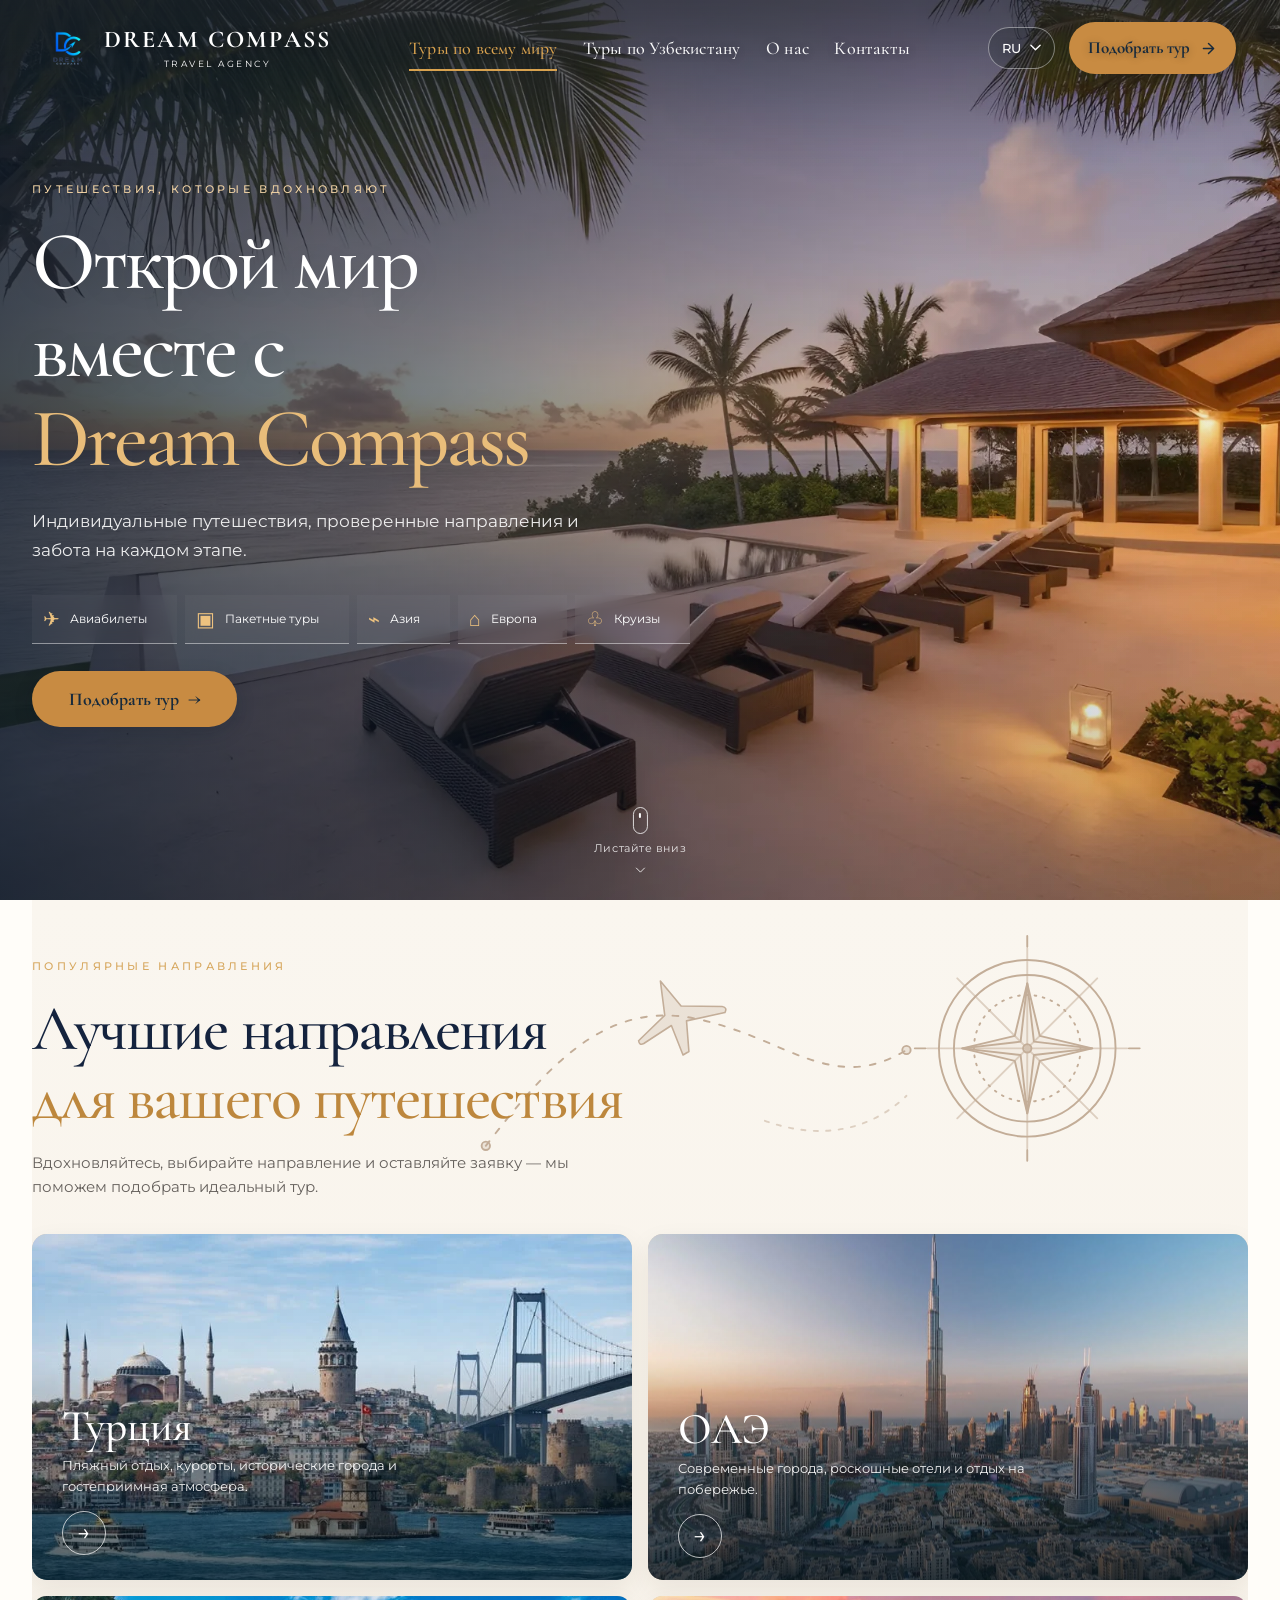
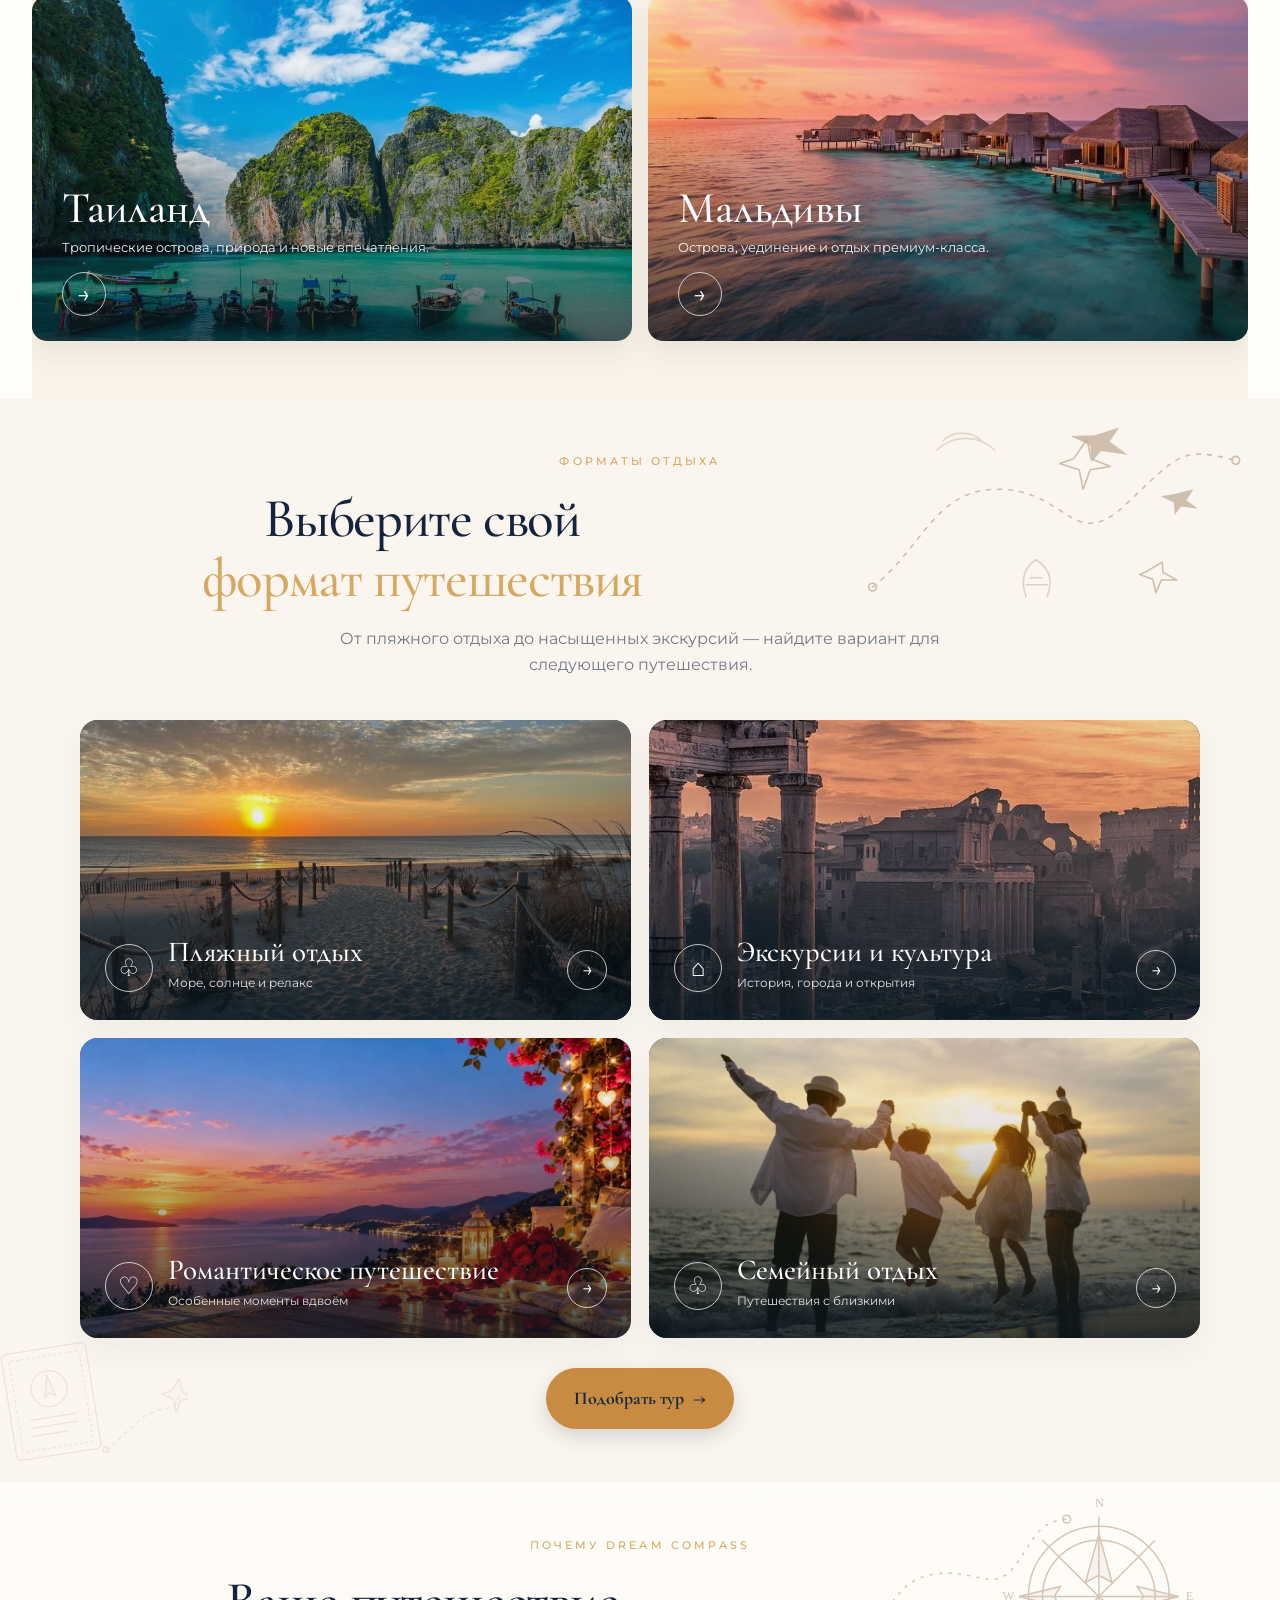
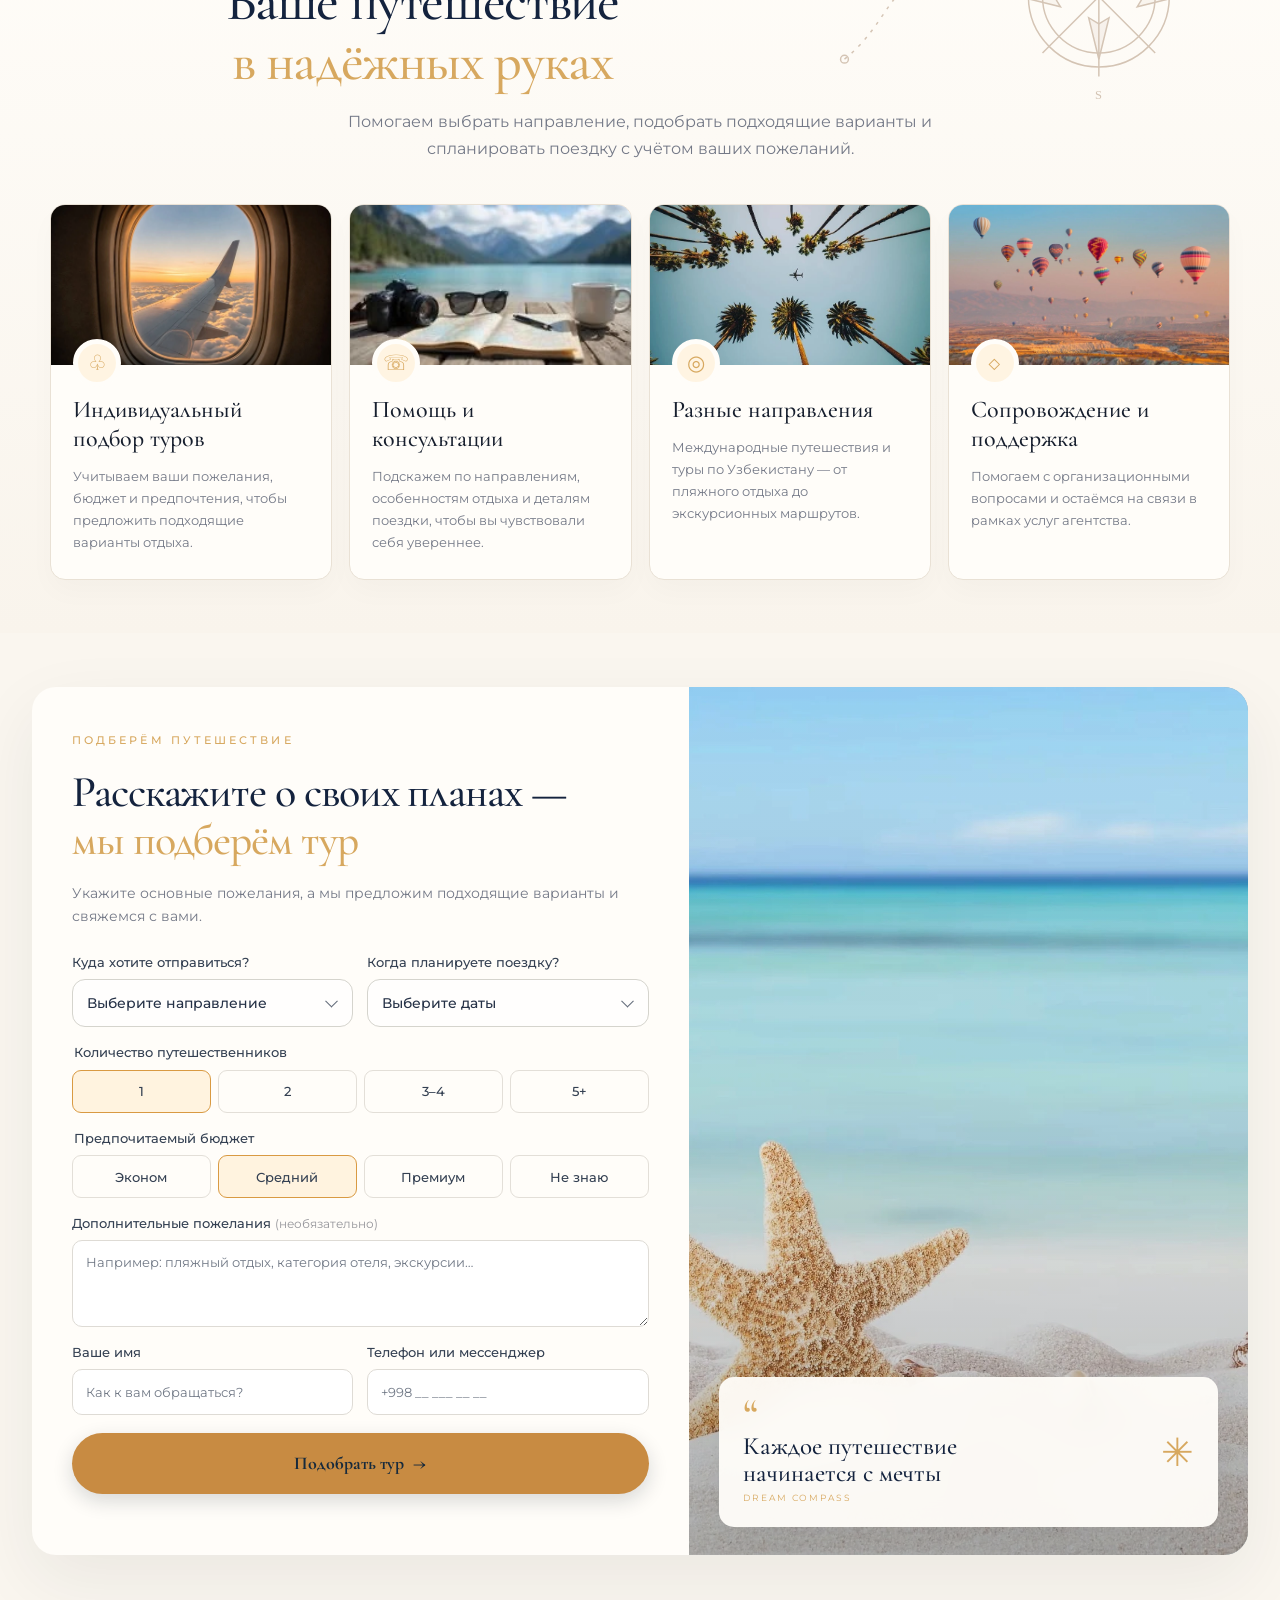
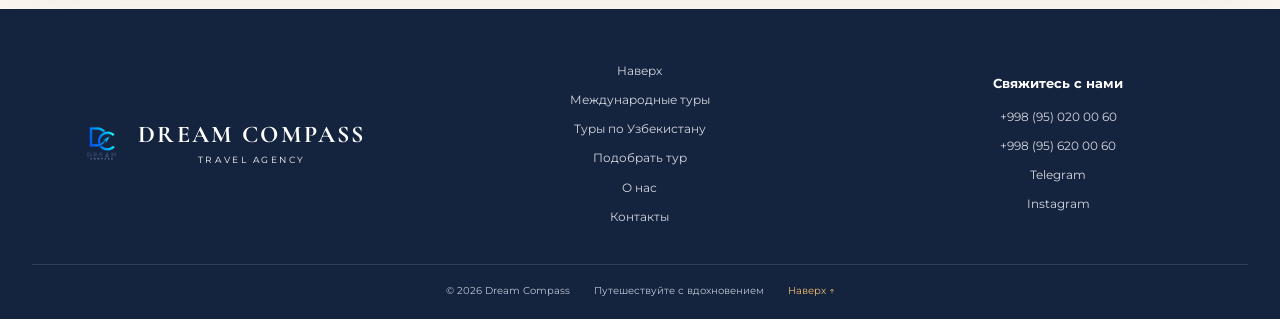
<file: index.html>
<!doctype html>
<html lang="ru">
<head>
<meta charset="utf-8"><meta name="viewport" content="width=device-width, initial-scale=1">
<meta name="theme-color" content="#f8f5ef"><meta name="description" content="Dream Compass — международные путешествия и туры по Узбекистану. Подбор поездки с учётом ваших пожеланий.">
<title>Dream Compass — путешествия, которые вдохновляют</title>
<link rel="icon" href="./img/logo.webp"><link rel="stylesheet" href="./css/style.css">
</head>
<body>
<header class="site-header" id="top">
  <div class="header-inner">
    <a class="brand" href="#top" aria-label="Dream Compass — главная"><img src="./img/logo.webp" alt=""><span><b>DREAM COMPASS</b><small>TRAVEL AGENCY</small></span></a>
    <button class="burger" aria-label="Открыть меню" aria-expanded="false"><span></span><span></span></button>
    <nav class="nav" aria-label="Основная навигация"><a class="nav-link active" href="./index.html#top" data-nav="world">Туры по всему миру</a><a class="nav-link" href="./uzbekistan.html" data-nav="uzbekistan">Туры по Узбекистану</a><a class="nav-link" href="./about.html" data-nav="about">О нас</a><a class="nav-link" href="./contacts.html#contacts" data-nav="contacts">Контакты</a></nav>
    <div class="header-actions"><div class="language"><button class="language-current" aria-expanded="false"><span class="language-code">RU</span><svg class="chevron" viewBox="0 0 12 8" aria-hidden="true"><path d="m1 1 5 5 5-5" fill="none" stroke="currentColor" stroke-width="1.5" stroke-linecap="round" stroke-linejoin="round"/></svg></button><div class="language-menu"><button data-lang="ru">Русский</button><button data-lang="uz">O‘zbekcha</button><button data-lang="en">English</button></div></div><a class="button button-small" href="#request" data-open-request>Подобрать тур <span class="button-arrow" aria-hidden="true"><svg viewBox="0 0 20 20"><path d="M4 10h11M10 4l6 6-6 6"/></svg></span></a></div>
  </div>
</header>
<main>
  <section class="hero" aria-label="Добро пожаловать в Dream Compass">
    <div class="hero-bg"></div><div class="hero-shade"></div>
    <div class="hero-content wrap">
      <p class="eyebrow hero-eyebrow">ПУТЕШЕСТВИЯ, КОТОРЫЕ ВДОХНОВЛЯЮТ</p>
      <h1 data-dc-world-hero data-dc-manual-translation><span class="hero-title-line">Открой мир</span><span class="hero-title-line">вместе с</span><em class="hero-title-line hero-brand-line">Dream Compass</em></h1>
      <p class="hero-copy">Индивидуальные путешествия, проверенные направления и забота на каждом этапе.</p>
      <div class="hero-categories">
        <a href="#request" data-open-request data-interest="Авиабилеты"><span class="line-icon">✈</span><span>Авиабилеты</span><i>↗</i></a>
        <a href="#request" data-open-request data-interest="Пакетные туры"><span class="line-icon">▣</span><span>Пакетные туры</span><i>↗</i></a>
        <a href="#destinations"><span class="line-icon">⌁</span><span>Азия</span><i>↗</i></a>
        <a href="#destinations"><span class="line-icon">⌂</span><span>Европа</span><i>↗</i></a>
        <a href="#request" data-open-request data-interest="Круизы"><span class="line-icon">♧</span><span>Круизы</span><i>↗</i></a>
      </div>
      <a class="button hero-button" href="#request" data-open-request>Подобрать тур <span>→</span></a>
    </div>
    <a class="scroll-cue" href="#destinations" aria-label="Перейти к следующему разделу"><span class="mouse"><i></i></span><span>Листайте вниз</span><svg viewBox="0 0 16 16" aria-hidden="true"><path d="m3 5 5 5 5-5"/></svg></a>
  </section>

  <section class="destinations section wrap" id="destinations">
    <div class="travel-decor" aria-hidden="true"></div><div class="section-heading destination-heading"><div><p class="eyebrow">ПОПУЛЯРНЫЕ НАПРАВЛЕНИЯ</p><h2>Лучшие направления<br><em>для вашего путешествия</em></h2><p class="section-lead">Вдохновляйтесь, выбирайте направление и оставляйте заявку — мы поможем подобрать идеальный тур.</p></div></div>
    <div class="destination-grid">
      <a class="destination-card destination-turkey" href="#" data-detail="turkey"><img src="./img/turkey-concept.webp" alt="Стамбул, Босфор и Галатская башня"><span class="image-shade"></span><span class="destination-info"><strong>Турция</strong><span>Пляжный отдых, курорты, исторические города и гостеприимная атмосфера.</span><b class="round-arrow" aria-hidden="true">→</b></span></a>
      <a class="destination-card destination-uae" href="#" data-detail="uae"><img src="./img/uae-concept.webp" alt="Панорама Дубая и Бурдж-Халифа на закате"><span class="image-shade"></span><span class="destination-info"><strong>ОАЭ</strong><span>Современные города, роскошные отели и отдых на побережье.</span><b class="round-arrow">→</b></span></a>
      <a class="destination-card destination-thailand" href="#" data-detail="thailand"><img src="./img/thailand-concept.webp" alt="Бирюзовая бухта и скалы Таиланда"><span class="image-shade"></span><span class="destination-info"><strong>Таиланд</strong><span>Тропические острова, природа и новые впечатления.</span><b class="round-arrow">→</b></span></a>
      <a class="destination-card destination-maldives" href="#" data-detail="maldives"><img src="./img/maldives-concept.webp" alt="Виллы над бирюзовой водой на Мальдивах на закате"><span class="image-shade"></span><span class="destination-info"><strong>Мальдивы</strong><span>Острова, уединение и отдых премиум-класса.</span><b class="round-arrow">→</b></span></a>
    </div>
  </section>

  <section class="formats section" id="formats"><div class="wrap">
    <div class="section-heading centered"><p class="eyebrow">ФОРМАТЫ ОТДЫХА</p><h2>Выберите свой<br><em>формат путешествия</em></h2><p class="section-lead">От пляжного отдыха до насыщенных экскурсий — найдите вариант для следующего путешествия.</p></div>
    <div class="format-grid">
      <a class="format-card" href="#" data-detail="beach"><img src="./img/beach-concept.webp" alt="Пляжный отдых на песчаном берегу во время заката"><span class="image-shade"></span><span class="format-icon">♧</span><span class="format-copy"><strong>Пляжный отдых</strong><small>Море, солнце и релакс</small></span><span class="format-arrow">→</span></a>
      <a class="format-card" href="#" data-detail="culture"><img src="./img/culture-concept.jpg" alt="Древнеримские руины на закате — экскурсии и культура"><span class="image-shade"></span><span class="format-icon">⌂</span><span class="format-copy"><strong>Экскурсии и культура</strong><small>История, города и открытия</small></span><span class="format-arrow">→</span></a>
      <a class="format-card" href="#" data-detail="romance"><img src="./img/romance-concept.webp" alt="Романтический ужин у моря с розами и свечами"><span class="image-shade"></span><span class="format-icon">♡</span><span class="format-copy"><strong>Романтическое путешествие</strong><small>Особенные моменты вдвоём</small></span><span class="format-arrow">→</span></a>
      <a class="format-card" href="#" data-detail="family"><img src="./img/family-concept.webp" alt="Семейный отдых на берегу моря на закате"><span class="image-shade"></span><span class="format-icon">♧</span><span class="format-copy"><strong>Семейный отдых</strong><small>Путешествия с близкими</small></span><span class="format-arrow">→</span></a>
    </div>
    <div class="format-cta"><a class="button" href="#request" data-open-request>Подобрать тур <span>→</span></a></div>
  </div></section>

  <section class="why section wrap" id="why"><div class="section-heading centered"><p class="eyebrow">ПОЧЕМУ DREAM COMPASS</p><h2>Ваше путешествие<br><em>в надёжных руках</em></h2><p class="section-lead">Помогаем выбрать направление, подобрать подходящие варианты и спланировать поездку с учётом ваших пожеланий.</p></div>
    <div class="benefit-grid">
      <article class="benefit-card"><div class="benefit-photo"><img src="./img/benefit-flight.webp" alt="Самолёт в иллюминаторе на закате"><span class="benefit-icon">♧</span></div><div class="benefit-copy"><h3>Индивидуальный подбор туров</h3><p>Учитываем ваши пожелания, бюджет и предпочтения, чтобы предложить подходящие варианты отдыха.</p></div></article>
      <article class="benefit-card"><div class="benefit-photo"><img src="./img/benefit-planning.webp" alt="Фотоаппарат и путевые заметки у озера"><span class="benefit-icon">☏</span></div><div class="benefit-copy"><h3>Помощь и консультации</h3><p>Подскажем по направлениям, особенностям отдыха и деталям поездки, чтобы вы чувствовали себя увереннее.</p></div></article>
      <article class="benefit-card"><div class="benefit-photo"><img src="./img/benefit-discovery.webp" alt="Самолёт над пальмами в небе"><span class="benefit-icon">◎</span></div><div class="benefit-copy"><h3>Разные направления</h3><p>Международные путешествия и туры по Узбекистану — от пляжного отдыха до экскурсионных маршрутов.</p></div></article>
      <article class="benefit-card"><div class="benefit-photo"><img src="./img/benefit-inspiration.webp" alt="Воздушные шары над долиной на рассвете"><span class="benefit-icon">◇</span></div><div class="benefit-copy"><h3>Сопровождение и поддержка</h3><p>Помогаем с организационными вопросами и остаёмся на связи в рамках услуг агентства.</p></div></article>
    </div>
  </section>

  <section class="request-section section" id="request"><div class="request-wrap wrap"><div class="request-panel"><p class="eyebrow">ПОДБЕРЁМ ПУТЕШЕСТВИЕ</p><h2>Расскажите о своих планах —<br><em>мы подберём тур</em></h2><p class="section-lead">Укажите основные пожелания, а мы предложим подходящие варианты и свяжемся с вами.</p>
    <form id="requestForm" class="request-form" action="./send.php" method="post">
      <input type="hidden" name="source" value="Форма на главной странице">
      <label class="field"><span>Куда хотите отправиться?</span><select name="destination"><option value="">Выберите направление</option><option>Турция</option><option>ОАЭ</option><option>Таиланд</option><option>Мальдивы</option><option>Европа</option><option>Другое зарубежное направление</option><option>Авиабилеты</option><option>Круизы</option><option>Пока не определился</option></select></label>
      <label class="field"><span>Когда планируете поездку?</span><select name="dates"><option value="">Выберите даты</option><option>В ближайший месяц</option><option>В ближайшие 3 месяца</option><option>Позже</option><option>Даты пока неизвестны</option></select></label>
      <fieldset class="choice-field"><legend>Количество путешественников</legend><div class="choice-row"><label><input type="radio" name="travelers" value="1" checked><span>1</span></label><label><input type="radio" name="travelers" value="2"><span>2</span></label><label><input type="radio" name="travelers" value="3–4"><span>3–4</span></label><label><input type="radio" name="travelers" value="5+"><span>5+</span></label></div></fieldset>
      <fieldset class="choice-field"><legend>Предпочитаемый бюджет</legend><div class="choice-row budget-row"><label><input type="radio" name="budget" value="Эконом"><span>Эконом</span></label><label><input type="radio" name="budget" value="Средний" checked><span>Средний</span></label><label><input type="radio" name="budget" value="Премиум"><span>Премиум</span></label><label><input type="radio" name="budget" value="Не определился"><span>Не знаю</span></label></div></fieldset>
      <label class="field field-full"><span>Дополнительные пожелания <small>(необязательно)</small></span><textarea name="preferences" rows="3" placeholder="Например: пляжный отдых, категория отеля, экскурсии…"></textarea></label>
      <label class="field field-name"><span>Ваше имя</span><input name="name" type="text" minlength="2" placeholder="Как к вам обращаться?" required></label>
      <label class="field field-phone"><span>Телефон или мессенджер</span><input name="phone" type="tel" placeholder="+998 __ ___ __ __" required></label>
      <button class="button submit-button" type="submit">Подобрать тур <span>→</span></button><p class="form-status" id="formStatus" aria-live="polite"></p>
    </form>
  </div><div class="request-visual"><img src="./img/banner-bg.webp" alt="Вдохновляющий вид морского побережья"><div class="visual-overlay"></div><div class="visual-note"><span class="quote-mark">“</span><p>Каждое путешествие<br>начинается с мечты</p><small>DREAM COMPASS</small><span class="note-compass">✳</span></div></div></div></section>
</main>
<footer class="footer" id="contacts"><div class="footer-main wrap"><a class="brand footer-brand" href="#top"><img src="./img/logo.webp" alt=""><span><b>DREAM COMPASS</b><small>TRAVEL AGENCY</small></span></a><div class="footer-links"><a href="#top">Наверх</a><a href="#destinations">Международные туры</a><a href="./uzbekistan.html">Туры по Узбекистану</a><a href="#request">Подобрать тур</a><a href="./about.html">О нас</a><a href="./contacts.html#contacts">Контакты</a></div><div class="footer-contact"><strong>Свяжитесь с нами</strong><a href="tel:+998950200060">+998 (95) 020 00 60</a><a href="tel:+998956200060">+998 (95) 620 00 60</a><a href="https://t.me/dreamcompasstours" target="_blank" rel="noopener">Telegram</a><a href="https://www.instagram.com/dreamcompass.uz" target="_blank" rel="noopener">Instagram</a></div></div><div class="footer-bottom wrap"><span>© <span id="year"></span> Dream Compass</span><span>Путешествуйте с вдохновением</span><a href="#top">Наверх ↑</a></div></footer>

<dialog class="site-modal detail-modal" id="detailModal" aria-labelledby="detailTitle">
  <button class="modal-close" type="button" aria-label="Закрыть">×</button>
  <div class="detail-modal-content">
    <div class="detail-modal-image"><img id="detailImage" src="./img/route-silk-road.webp" alt=""></div>
    <div class="detail-modal-copy">
      <p class="eyebrow" id="detailEyebrow">DREAM COMPASS</p>
      <h2 id="detailTitle">Направление</h2>
      <p id="detailText"></p>
      <div class="detail-facts" id="detailFacts" aria-label="Ключевые сведения"></div>
      <div class="detail-highlights" id="detailHighlights"></div>
      <div id="detailProgram" class="detail-program"></div>
      <p class="detail-note" id="detailNote"></p>
      <div class="detail-actions">
        <button class="button" type="button" data-open-request-from-detail>Подобрать тур <span>→</span></button>
        <button class="text-button modal-close-secondary" type="button">Продолжить просмотр</button>
      </div>
    </div>
  </div>
</dialog>
<dialog class="site-modal request-modal" id="requestModal" aria-labelledby="requestModalTitle"><button class="modal-close" type="button" aria-label="Закрыть">×</button><div class="modal-request-heading"><p class="eyebrow">DREAM COMPASS</p><h2 id="requestModalTitle">Подберём путешествие</h2><p>Расскажите о пожеланиях — менеджер поможет с подходящими вариантами.</p></div><div id="modalFormSlot"></div></dialog>

<script src="./js/script.js" defer></script>
<script src="./js/i18n.js" defer></script>
</body></html>
</file>
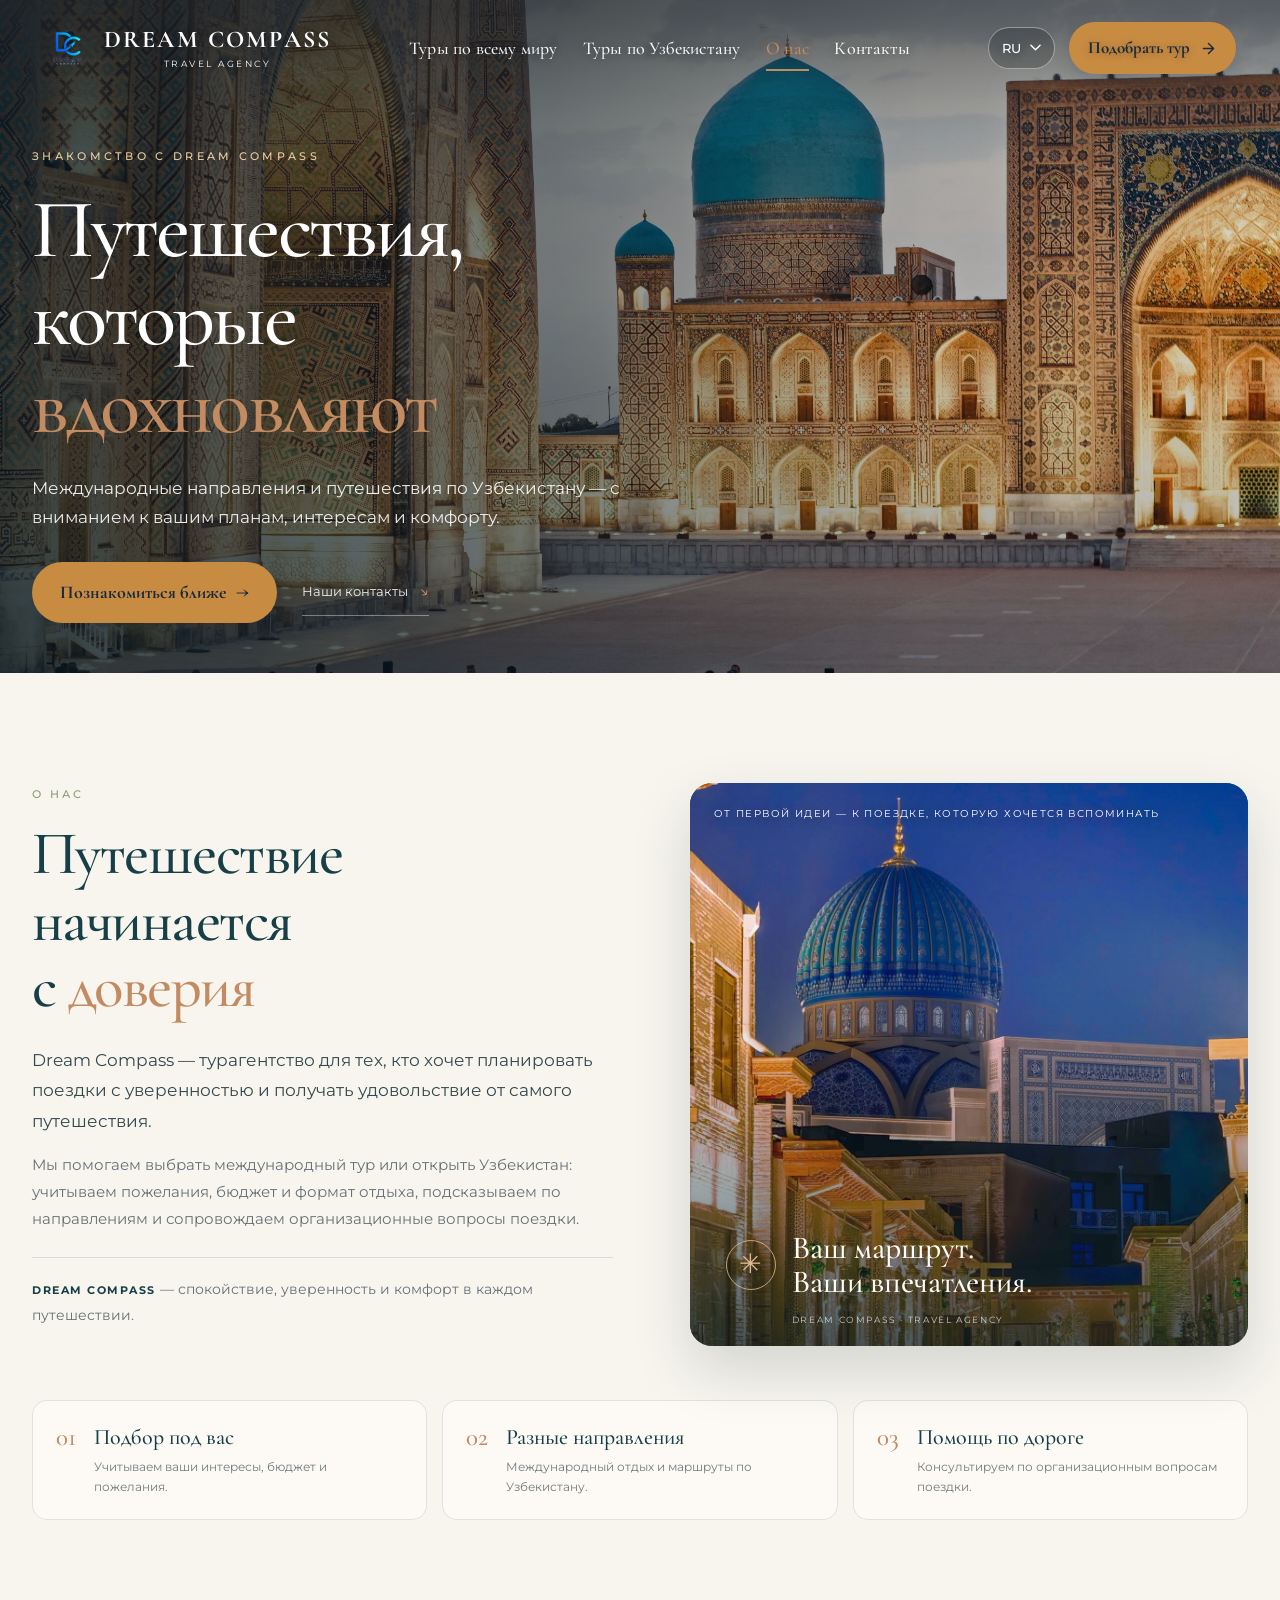
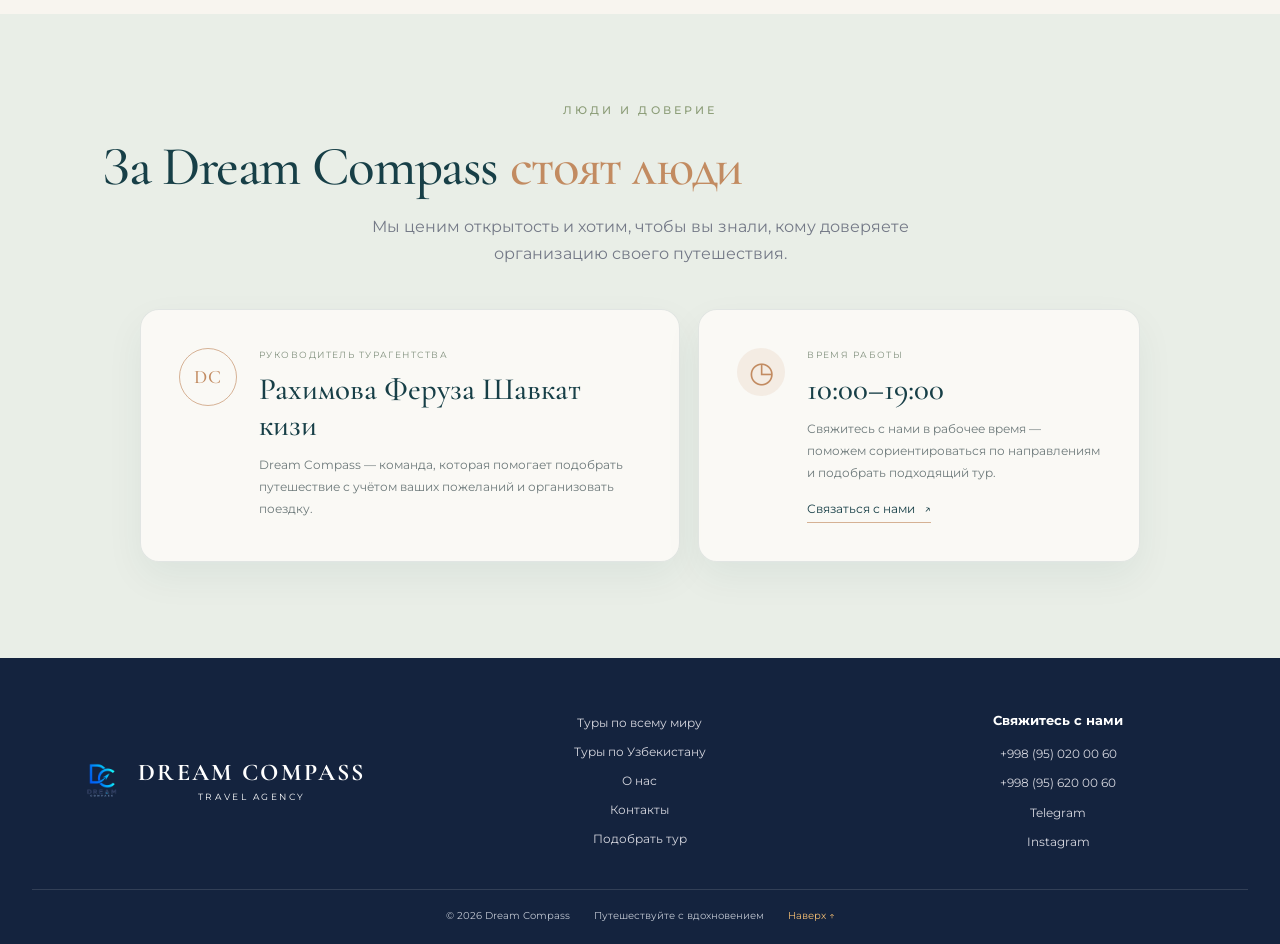
<file: about.html>
<!doctype html>
<html lang="ru">
<head>
  <meta charset="utf-8">
  <meta name="viewport" content="width=device-width, initial-scale=1">
  <meta name="theme-color" content="#174a55">
  <meta name="description" content="Dream Compass — турагентство, которое помогает подобрать международные путешествия и туры по Узбекистану. Наш адрес в Ташкенте и карта проезда.">
  <title>О нас — Dream Compass</title>
  <link rel="icon" href="./img/logo.webp">
  <link rel="stylesheet" href="./css/style.css">
</head>
<body class="page-about">
<header class="site-header" id="top">
  <div class="header-inner">
    <a class="brand" href="./index.html#top" aria-label="Dream Compass — международные туры">
      <img src="./img/logo.webp" alt="">
      <span><b>DREAM COMPASS</b><small>TRAVEL AGENCY</small></span>
    </a>
    <button class="burger" aria-label="Открыть меню" aria-expanded="false"><span></span><span></span></button>
    <nav class="nav" aria-label="Основная навигация">
      <a class="nav-link" href="./index.html#top" data-nav="world">Туры по всему миру</a>
      <a class="nav-link" href="./uzbekistan.html#top" data-nav="uzbekistan">Туры по Узбекистану</a>
      <a class="nav-link active" href="./about.html#top" data-nav="about">О нас</a>
      <a class="nav-link" href="./contacts.html#top" data-nav="contacts">Контакты</a>
    </nav>
    <div class="header-actions">
      <div class="language">
        <button class="language-current" aria-expanded="false" aria-label="Выбрать язык"><span class="language-code">RU</span><svg class="chevron" viewBox="0 0 12 8" aria-hidden="true"><path d="m1 1 5 5 5-5" fill="none" stroke="currentColor" stroke-width="1.5" stroke-linecap="round" stroke-linejoin="round"/></svg></button>
        <div class="language-menu"><button data-lang="ru">Русский</button><button data-lang="uz">O‘zbekcha</button><button data-lang="en">English</button></div>
      </div>
      <a class="button button-small" href="#request" data-open-request>Подобрать тур <span class="button-arrow" aria-hidden="true"><svg viewBox="0 0 20 20"><path d="M4 10h11M10 4l6 6-6 6"/></svg></span></a>
    </div>
  </div>
</header>

<main>
  <section class="hero about-hero" aria-label="О турагентстве Dream Compass">
    <div class="hero-bg" aria-hidden="true"></div>
    <div class="hero-shade" aria-hidden="true"></div>
    <div class="hero-content wrap about-hero-content">
      <p class="eyebrow hero-eyebrow">ЗНАКОМСТВО С DREAM COMPASS</p>
      <h1><span class="hero-title-line">Путешествия,</span><span class="hero-title-line">которые</span><em class="hero-title-line">вдохновляют</em></h1>
      <p class="hero-copy">Международные направления и путешествия по Узбекистану — с вниманием к вашим планам, интересам и комфорту.</p>
      <div class="about-hero-actions">
        <a class="button about-hero-button" href="#about">Познакомиться ближе <span aria-hidden="true">→</span></a>
        <a class="about-hero-link" href="./contacts.html#contacts">Наши контакты <span aria-hidden="true">↘</span></a>
      </div>
    </div>
  </section>

  <section class="about-story section" id="about">
    <div class="wrap">
      <div class="about-story-grid">
        <div class="about-story-copy">
          <p class="eyebrow">О НАС</p>
          <h2>Путешествие начинается<br>с <em>доверия</em></h2>
          <p class="about-story-lead">Dream Compass — турагентство для тех, кто хочет планировать поездки с уверенностью и получать удовольствие от самого путешествия.</p>
          <p>Мы помогаем выбрать международный тур или открыть Узбекистан: учитываем пожелания, бюджет и формат отдыха, подсказываем по направлениям и сопровождаем организационные вопросы поездки.</p>
          <p class="about-story-signature"><span>DREAM COMPASS</span> — спокойствие, уверенность и комфорт в каждом путешествии.</p>
        </div>
        <div class="about-story-visual">
          <img src="./img/about-route-impressions.webp" alt="Бирюзовая мозаика исторической архитектуры Узбекистана" loading="lazy">
          <div class="about-story-stamp"><span class="about-stamp-mark">✳</span><span>Ваш маршрут.<br>Ваши впечатления.</span><small>DREAM COMPASS · TRAVEL AGENCY</small></div>
          <span class="about-visual-caption">От первой идеи — к поездке, которую хочется вспоминать</span>
        </div>
      </div>
      <div class="about-values" aria-label="Наш подход">
        <article class="about-value"><span class="about-value-number">01</span><div><h3>Подбор под вас</h3><p>Учитываем ваши интересы, бюджет и пожелания.</p></div></article>
        <article class="about-value"><span class="about-value-number">02</span><div><h3>Разные направления</h3><p>Международный отдых и маршруты по Узбекистану.</p></div></article>
        <article class="about-value"><span class="about-value-number">03</span><div><h3>Помощь по дороге</h3><p>Консультируем по организационным вопросам поездки.</p></div></article>
      </div>
    </div>
  </section>

  <section class="about-contact section about-leadership" id="leadership">
    <div class="wrap">
      <div class="section-heading centered about-contact-heading">
        <p class="eyebrow">ЛЮДИ И ДОВЕРИЕ</p>
        <h2>За Dream Compass <em>стоят люди</em></h2>
        <p class="section-lead">Мы ценим открытость и хотим, чтобы вы знали, кому доверяете организацию своего путешествия.</p>
      </div>
      <div class="about-leader-grid">
        <div class="about-leader-card">
          <span class="about-leader-symbol" aria-hidden="true">DC</span>
          <div><p class="about-leader-label">РУКОВОДИТЕЛЬ ТУРАГЕНТСТВА</p><h3>Рахимова Феруза Шавкат кизи</h3><p>Dream Compass — команда, которая помогает подобрать путешествие с учётом ваших пожеланий и организовать поездку.</p></div>
        </div>
        <div class="about-hours-card">
          <span class="about-hours-icon" aria-hidden="true">◷</span><div><p class="about-leader-label">ВРЕМЯ РАБОТЫ</p><h3>10:00–19:00</h3><p>Свяжитесь с нами в рабочее время — поможем сориентироваться по направлениям и подобрать подходящий тур.</p><a href="./contacts.html#contacts">Связаться с нами <span aria-hidden="true">↗</span></a></div>
        </div>
      </div>
    </div>
  </section>
</main>

<footer class="footer" id="footer">
  <div class="footer-main wrap">
    <a class="brand footer-brand" href="./index.html#top"><img src="./img/logo.webp" alt=""><span><b>DREAM COMPASS</b><small>TRAVEL AGENCY</small></span></a>
    <div class="footer-links"><a href="./index.html#top">Туры по всему миру</a><a href="./uzbekistan.html#top">Туры по Узбекистану</a><a href="#about">О нас</a><a href="./contacts.html#contacts">Контакты</a><a href="#request" data-open-request>Подобрать тур</a></div>
    <div class="footer-contact"><strong>Свяжитесь с нами</strong><a href="tel:+998950200060">+998 (95) 020 00 60</a><a href="tel:+998956200060">+998 (95) 620 00 60</a><a href="https://t.me/dreamcompasstours" target="_blank" rel="noopener noreferrer">Telegram</a><a href="https://www.instagram.com/dreamcompass.uz" target="_blank" rel="noopener noreferrer">Instagram</a></div>
  </div>
  <div class="footer-bottom wrap"><span>© <span id="year"></span> Dream Compass</span><span>Путешествуйте с вдохновением</span><a href="#top">Наверх ↑</a></div>
</footer>

<div hidden id="requestFormHome">
<form id="requestForm" class="request-form" action="./send.php" method="post">
      <input type="hidden" name="source" value="Форма на главной странице">
      <label class="field"><span>Куда хотите отправиться?</span><select name="destination"><option value="">Выберите направление</option><option>Турция</option><option>ОАЭ</option><option>Таиланд</option><option>Мальдивы</option><option>Европа</option><option>Другое зарубежное направление</option><option>Авиабилеты</option><option>Круизы</option><option>Пока не определился</option></select></label>
      <label class="field"><span>Когда планируете поездку?</span><select name="dates"><option value="">Выберите даты</option><option>В ближайший месяц</option><option>В ближайшие 3 месяца</option><option>Позже</option><option>Даты пока неизвестны</option></select></label>
      <fieldset class="choice-field"><legend>Количество путешественников</legend><div class="choice-row"><label><input type="radio" name="travelers" value="1" checked><span>1</span></label><label><input type="radio" name="travelers" value="2"><span>2</span></label><label><input type="radio" name="travelers" value="3–4"><span>3–4</span></label><label><input type="radio" name="travelers" value="5+"><span>5+</span></label></div></fieldset>
      <fieldset class="choice-field"><legend>Предпочитаемый бюджет</legend><div class="choice-row budget-row"><label><input type="radio" name="budget" value="Эконом"><span>Эконом</span></label><label><input type="radio" name="budget" value="Средний" checked><span>Средний</span></label><label><input type="radio" name="budget" value="Премиум"><span>Премиум</span></label><label><input type="radio" name="budget" value="Не определился"><span>Не знаю</span></label></div></fieldset>
      <label class="field field-full"><span>Дополнительные пожелания <small>(необязательно)</small></span><textarea name="preferences" rows="3" placeholder="Например: пляжный отдых, категория отеля, экскурсии…"></textarea></label>
      <label class="field"><span>Ваше имя</span><input name="name" type="text" minlength="2" placeholder="Как к вам обращаться?" required></label>
      <label class="field"><span>Телефон или мессенджер</span><input name="phone" type="tel" placeholder="+998 __ ___ __ __" required></label>
      <button class="button submit-button" type="submit">Подобрать тур <span>→</span></button><p class="form-status" id="formStatus" aria-live="polite"></p>
    </form>
</div>
<dialog class="site-modal" id="detailModal" aria-labelledby="detailTitle"><button class="modal-close" type="button" aria-label="Закрыть">×</button><div class="detail-modal-content"><p class="eyebrow" id="detailEyebrow">DREAM COMPASS</p><h2 id="detailTitle">Направление</h2><p id="detailText"></p><div class="detail-actions"><button class="button" type="button" data-open-request-from-detail>Подобрать тур <span>→</span></button><button class="text-button modal-close-secondary" type="button">Продолжить просмотр</button></div></div></dialog>
<dialog class="site-modal request-modal" id="requestModal" aria-labelledby="requestModalTitle"><button class="modal-close" type="button" aria-label="Закрыть">×</button><div class="modal-request-heading"><p class="eyebrow">DREAM COMPASS</p><h2 id="requestModalTitle">Подберём путешествие</h2><p>Расскажите о пожеланиях — менеджер поможет с подходящими вариантами.</p></div><div id="modalFormSlot"></div></dialog>
<script src="./js/script.js" defer></script>
<script src="./js/i18n.js" defer></script>
</body>
</html>
</file>
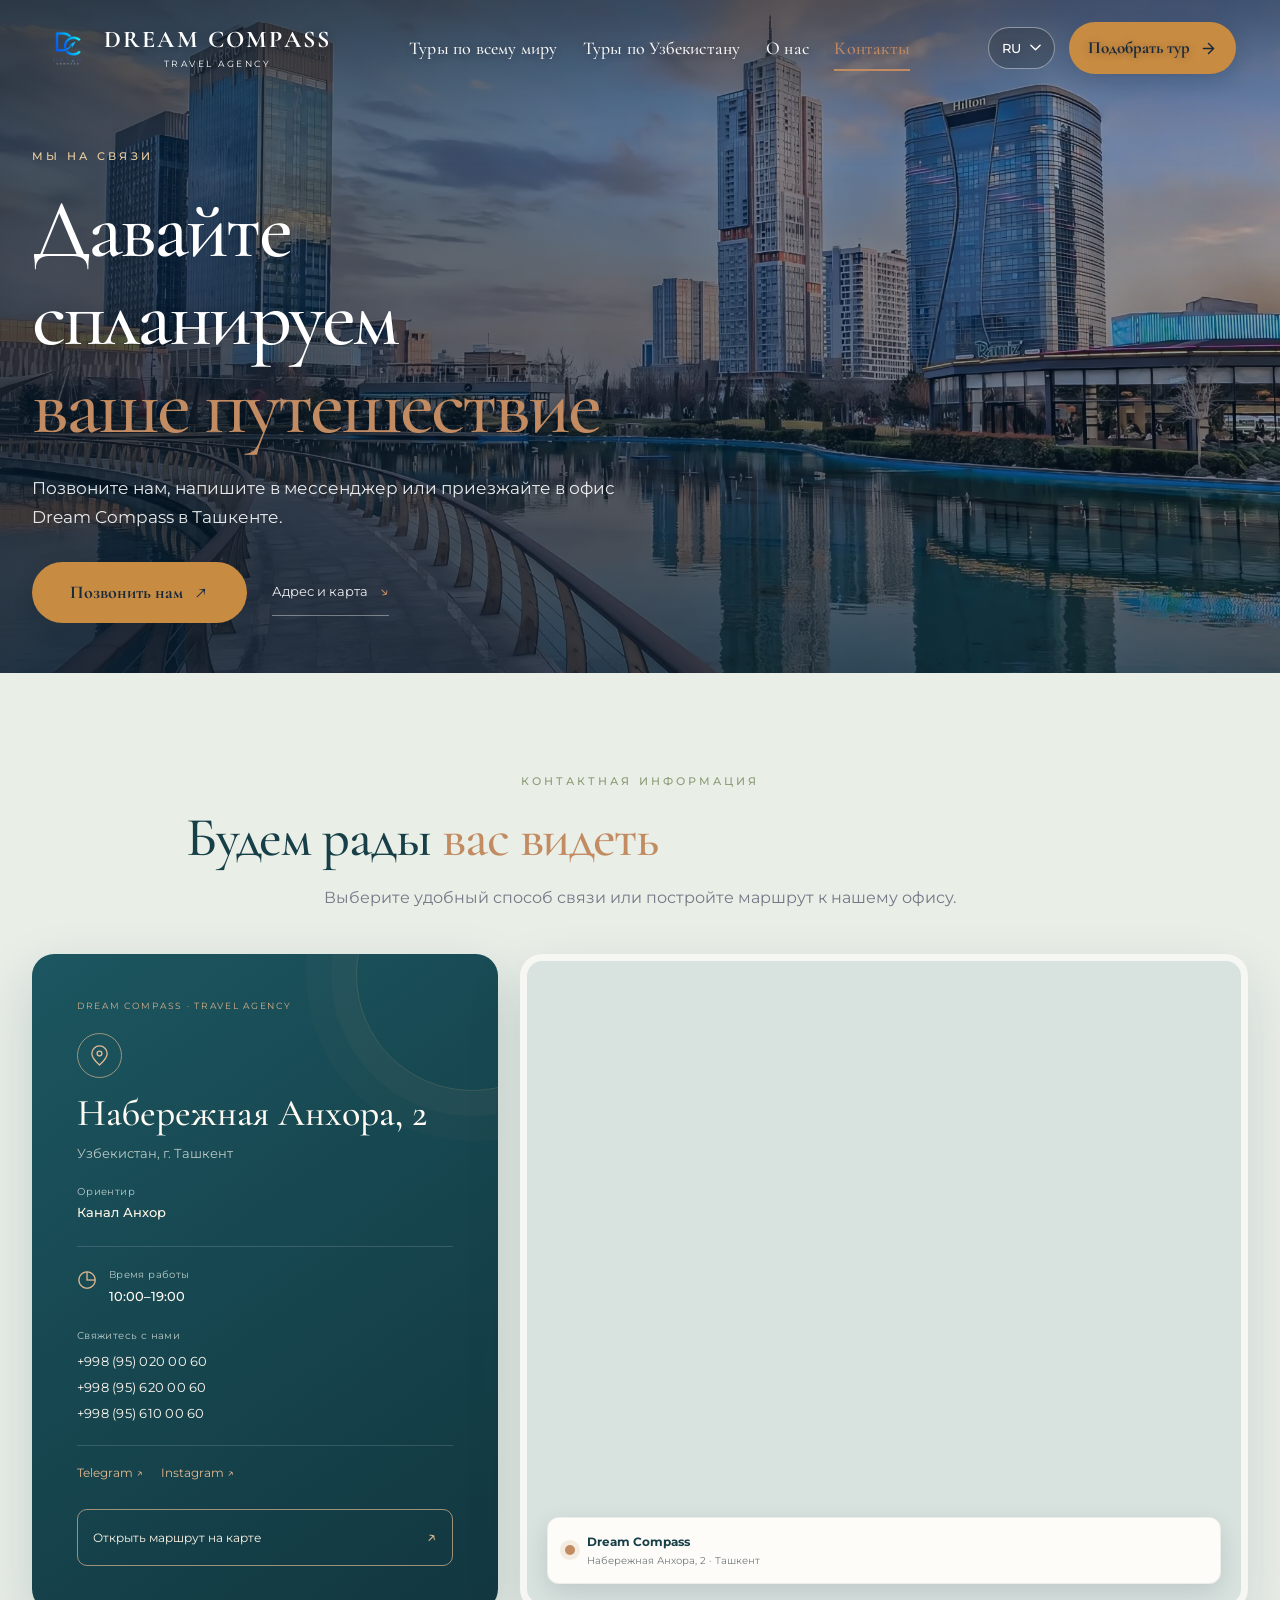
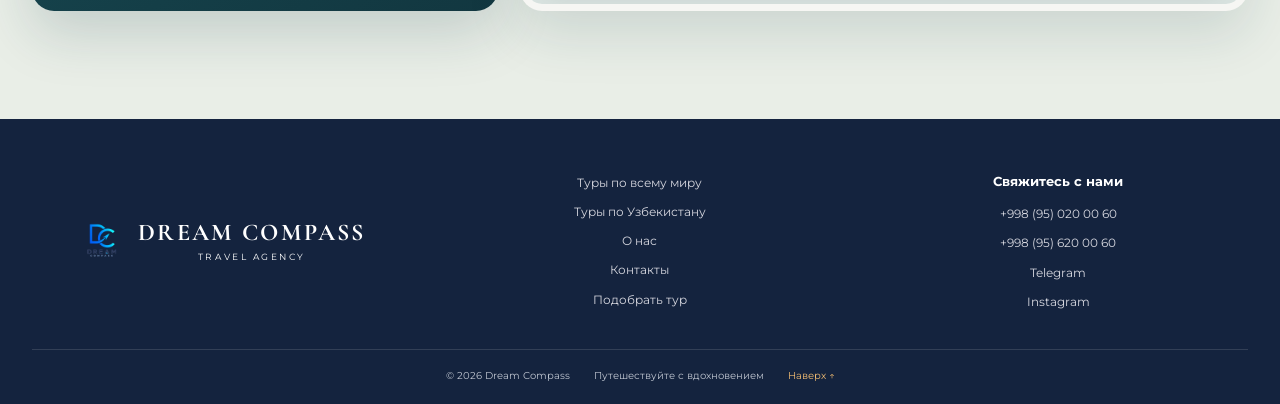
<file: contacts.html>
<!doctype html>
<html lang="ru">
<head>
  <meta charset="utf-8">
  <meta name="viewport" content="width=device-width, initial-scale=1">
  <meta name="theme-color" content="#174a55">
  <meta name="description" content="Контакты Dream Compass: адрес офиса в Ташкенте, телефоны, график работы и карта проезда.">
  <title>Контакты — Dream Compass</title>
  <link rel="icon" href="./img/logo.webp">
  <link rel="stylesheet" href="./css/style.css">
</head>
<body class="page-about page-contacts">
<header class="site-header" id="top">
  <div class="header-inner">
    <a class="brand" href="./index.html#top" aria-label="Dream Compass — международные туры">
      <img src="./img/logo.webp" alt="">
      <span><b>DREAM COMPASS</b><small>TRAVEL AGENCY</small></span>
    </a>
    <button class="burger" aria-label="Открыть меню" aria-expanded="false"><span></span><span></span></button>
    <nav class="nav" aria-label="Основная навигация">
      <a class="nav-link" href="./index.html#top" data-nav="world">Туры по всему миру</a>
      <a class="nav-link" href="./uzbekistan.html#top" data-nav="uzbekistan">Туры по Узбекистану</a>
      <a class="nav-link" href="./about.html#top" data-nav="about">О нас</a>
      <a class="nav-link active" href="./contacts.html#top" data-nav="contacts">Контакты</a>
    </nav>
    <div class="header-actions">
      <div class="language">
        <button class="language-current" aria-expanded="false" aria-label="Выбрать язык"><span class="language-code">RU</span><svg class="chevron" viewBox="0 0 12 8" aria-hidden="true"><path d="m1 1 5 5 5-5" fill="none" stroke="currentColor" stroke-width="1.5" stroke-linecap="round" stroke-linejoin="round"/></svg></button>
        <div class="language-menu"><button data-lang="ru">Русский</button><button data-lang="uz">O‘zbekcha</button><button data-lang="en">English</button></div>
      </div>
      <a class="button button-small" href="#request" data-open-request>Подобрать тур <span class="button-arrow" aria-hidden="true"><svg viewBox="0 0 20 20"><path d="M4 10h11M10 4l6 6-6 6"/></svg></span></a>
    </div>
  </div>
</header>

<main>
  <section class="hero about-hero contacts-hero" aria-label="Контакты Dream Compass">
    <div class="hero-bg" aria-hidden="true"></div><div class="hero-shade" aria-hidden="true"></div>
    <div class="hero-content wrap about-hero-content">
      <p class="eyebrow hero-eyebrow">МЫ НА СВЯЗИ</p>
      <h1><span class="hero-title-line">Давайте</span><span class="hero-title-line">спланируем</span><em class="hero-title-line">ваше путешествие</em></h1>
      <p class="hero-copy">Позвоните нам, напишите в мессенджер или приезжайте в офис Dream Compass в Ташкенте.</p>
      <div class="about-hero-actions"><a class="button about-hero-button" href="tel:+998950200060">Позвонить нам <span class="button-arrow" aria-hidden="true">↗</span></a><a class="about-hero-link" href="#contacts">Адрес и карта <span aria-hidden="true">↘</span></a></div>
    </div>
  </section>
  <section class="about-contact section" id="contacts">
    <div class="wrap">
      <div class="section-heading centered about-contact-heading"><p class="eyebrow">КОНТАКТНАЯ ИНФОРМАЦИЯ</p><h2>Будем рады <em>вас видеть</em></h2><p class="section-lead">Выберите удобный способ связи или постройте маршрут к нашему офису.</p></div>
      <div class="about-contact-grid">
        <address class="about-contact-card">
          <p class="about-contact-kicker">DREAM COMPASS · TRAVEL AGENCY</p><span class="about-contact-icon" aria-hidden="true"><svg viewBox="0 0 24 24"><path d="M20 10c0 5-8 12-8 12S4 15 4 10a8 8 0 1 1 16 0Z"/><circle cx="12" cy="10" r="2.5"/></svg></span>
          <h3>Набережная Анхора, 2</h3><p class="about-contact-city">Узбекистан, г. Ташкент</p><div class="about-contact-landmark"><span>Ориентир</span><strong>Канал Анхор</strong></div><div class="about-contact-divider"></div>
          <div class="about-contact-hours"><span class="contact-line-icon" aria-hidden="true">◷</span><div><small>Время работы</small><strong>10:00–19:00</strong></div></div>
          <div class="about-contact-phones"><small>Свяжитесь с нами</small><a href="tel:+998950200060">+998 (95) 020 00 60</a><a href="tel:+998956200060">+998 (95) 620 00 60</a><a href="tel:+998956100060">+998 (95) 610 00 60</a></div>
          <div class="about-contact-socials"><a href="https://t.me/dreamcompasstours" target="_blank" rel="noopener noreferrer">Telegram ↗</a><a href="https://www.instagram.com/dreamcompass.uz" target="_blank" rel="noopener noreferrer">Instagram ↗</a></div>
          <a class="about-map-open" href="https://yandex.uz/maps/?ll=69.266568%2C41.319576&z=17&pt=69.266568,41.319576,pm2gnm" target="_blank" rel="noopener noreferrer">Открыть маршрут на карте <span aria-hidden="true">↗</span></a>
        </address>
        <div class="about-map-frame"><iframe title="Карта проезда к Dream Compass на набережной Анхора, 2 в Ташкенте" src="https://yandex.uz/map-widget/v1/?ll=69.266568%2C41.319576&z=17&pt=69.266568,41.319576,pm2gnm" loading="lazy" referrerpolicy="strict-origin-when-cross-origin" allowfullscreen></iframe><div class="about-map-label"><span class="about-map-dot"></span><span><strong>Dream Compass</strong><small>Набережная Анхора, 2 · Ташкент</small></span></div></div>
      </div>
    </div>
  </section>
</main>
<footer class="footer" id="footer">
  <div class="footer-main wrap">
    <a class="brand footer-brand" href="./index.html#top"><img src="./img/logo.webp" alt=""><span><b>DREAM COMPASS</b><small>TRAVEL AGENCY</small></span></a>
    <div class="footer-links"><a href="./index.html#top">Туры по всему миру</a><a href="./uzbekistan.html#top">Туры по Узбекистану</a><a href="./about.html#about">О нас</a><a href="./contacts.html#contacts">Контакты</a><a href="#request" data-open-request>Подобрать тур</a></div>
    <div class="footer-contact"><strong>Свяжитесь с нами</strong><a href="tel:+998950200060">+998 (95) 020 00 60</a><a href="tel:+998956200060">+998 (95) 620 00 60</a><a href="https://t.me/dreamcompasstours" target="_blank" rel="noopener noreferrer">Telegram</a><a href="https://www.instagram.com/dreamcompass.uz" target="_blank" rel="noopener noreferrer">Instagram</a></div>
  </div>
  <div class="footer-bottom wrap"><span>© <span id="year"></span> Dream Compass</span><span>Путешествуйте с вдохновением</span><a href="#top">Наверх ↑</a></div>
</footer>

<div hidden id="requestFormHome">
<form id="requestForm" class="request-form" action="./send.php" method="post">
      <input type="hidden" name="source" value="Форма на главной странице">
      <label class="field"><span>Куда хотите отправиться?</span><select name="destination"><option value="">Выберите направление</option><option>Турция</option><option>ОАЭ</option><option>Таиланд</option><option>Мальдивы</option><option>Европа</option><option>Другое зарубежное направление</option><option>Авиабилеты</option><option>Круизы</option><option>Пока не определился</option></select></label>
      <label class="field"><span>Когда планируете поездку?</span><select name="dates"><option value="">Выберите даты</option><option>В ближайший месяц</option><option>В ближайшие 3 месяца</option><option>Позже</option><option>Даты пока неизвестны</option></select></label>
      <fieldset class="choice-field"><legend>Количество путешественников</legend><div class="choice-row"><label><input type="radio" name="travelers" value="1" checked><span>1</span></label><label><input type="radio" name="travelers" value="2"><span>2</span></label><label><input type="radio" name="travelers" value="3–4"><span>3–4</span></label><label><input type="radio" name="travelers" value="5+"><span>5+</span></label></div></fieldset>
      <fieldset class="choice-field"><legend>Предпочитаемый бюджет</legend><div class="choice-row budget-row"><label><input type="radio" name="budget" value="Эконом"><span>Эконом</span></label><label><input type="radio" name="budget" value="Средний" checked><span>Средний</span></label><label><input type="radio" name="budget" value="Премиум"><span>Премиум</span></label><label><input type="radio" name="budget" value="Не определился"><span>Не знаю</span></label></div></fieldset>
      <label class="field field-full"><span>Дополнительные пожелания <small>(необязательно)</small></span><textarea name="preferences" rows="3" placeholder="Например: пляжный отдых, категория отеля, экскурсии…"></textarea></label>
      <label class="field"><span>Ваше имя</span><input name="name" type="text" minlength="2" placeholder="Как к вам обращаться?" required></label>
      <label class="field"><span>Телефон или мессенджер</span><input name="phone" type="tel" placeholder="+998 __ ___ __ __" required></label>
      <button class="button submit-button" type="submit">Подобрать тур <span>→</span></button><p class="form-status" id="formStatus" aria-live="polite"></p>
    </form>
</div>
<dialog class="site-modal" id="detailModal" aria-labelledby="detailTitle"><button class="modal-close" type="button" aria-label="Закрыть">×</button><div class="detail-modal-content"><p class="eyebrow" id="detailEyebrow">DREAM COMPASS</p><h2 id="detailTitle">Направление</h2><p id="detailText"></p><div class="detail-actions"><button class="button" type="button" data-open-request-from-detail>Подобрать тур <span>→</span></button><button class="text-button modal-close-secondary" type="button">Продолжить просмотр</button></div></div></dialog>
<dialog class="site-modal request-modal" id="requestModal" aria-labelledby="requestModalTitle"><button class="modal-close" type="button" aria-label="Закрыть">×</button><div class="modal-request-heading"><p class="eyebrow">DREAM COMPASS</p><h2 id="requestModalTitle">Подберём путешествие</h2><p>Расскажите о пожеланиях — менеджер поможет с подходящими вариантами.</p></div><div id="modalFormSlot"></div></dialog>
<script src="./js/script.js" defer></script>
<script src="./js/i18n.js" defer></script>
</body>
</html>
</file>
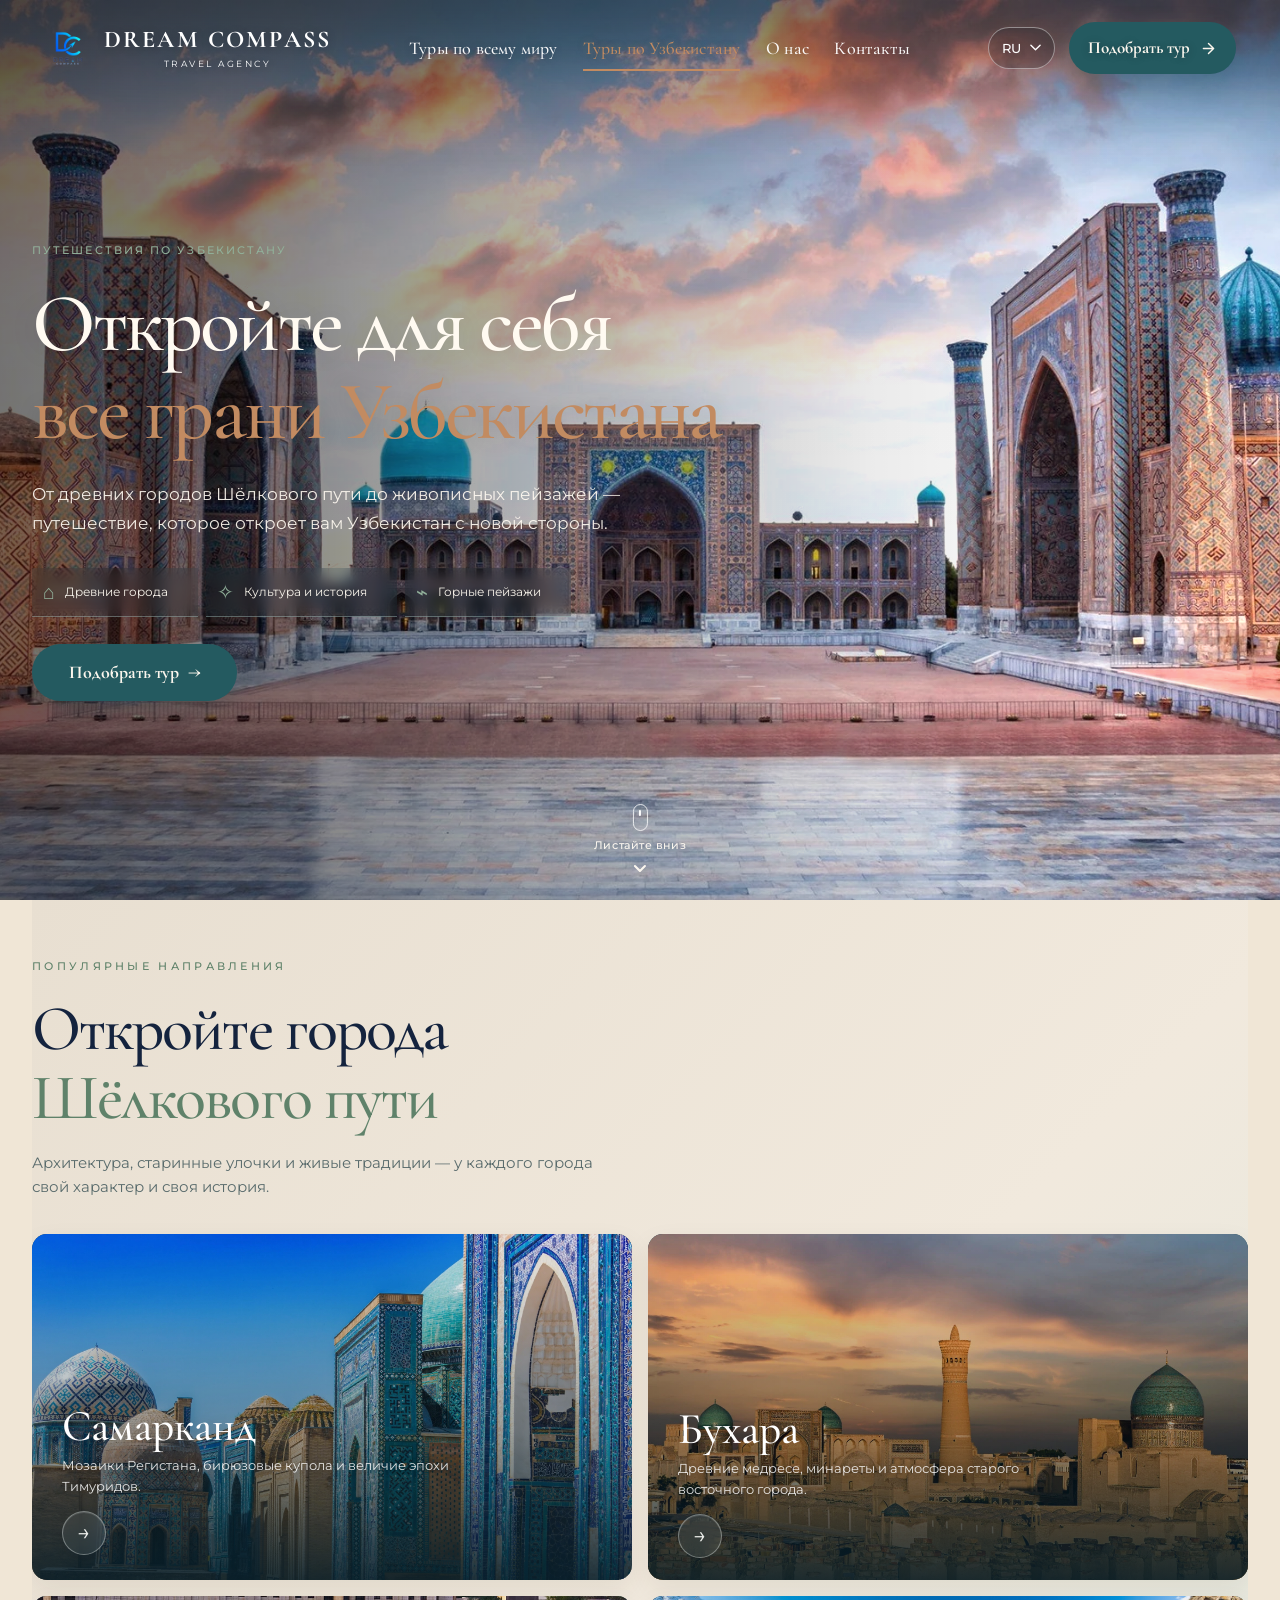
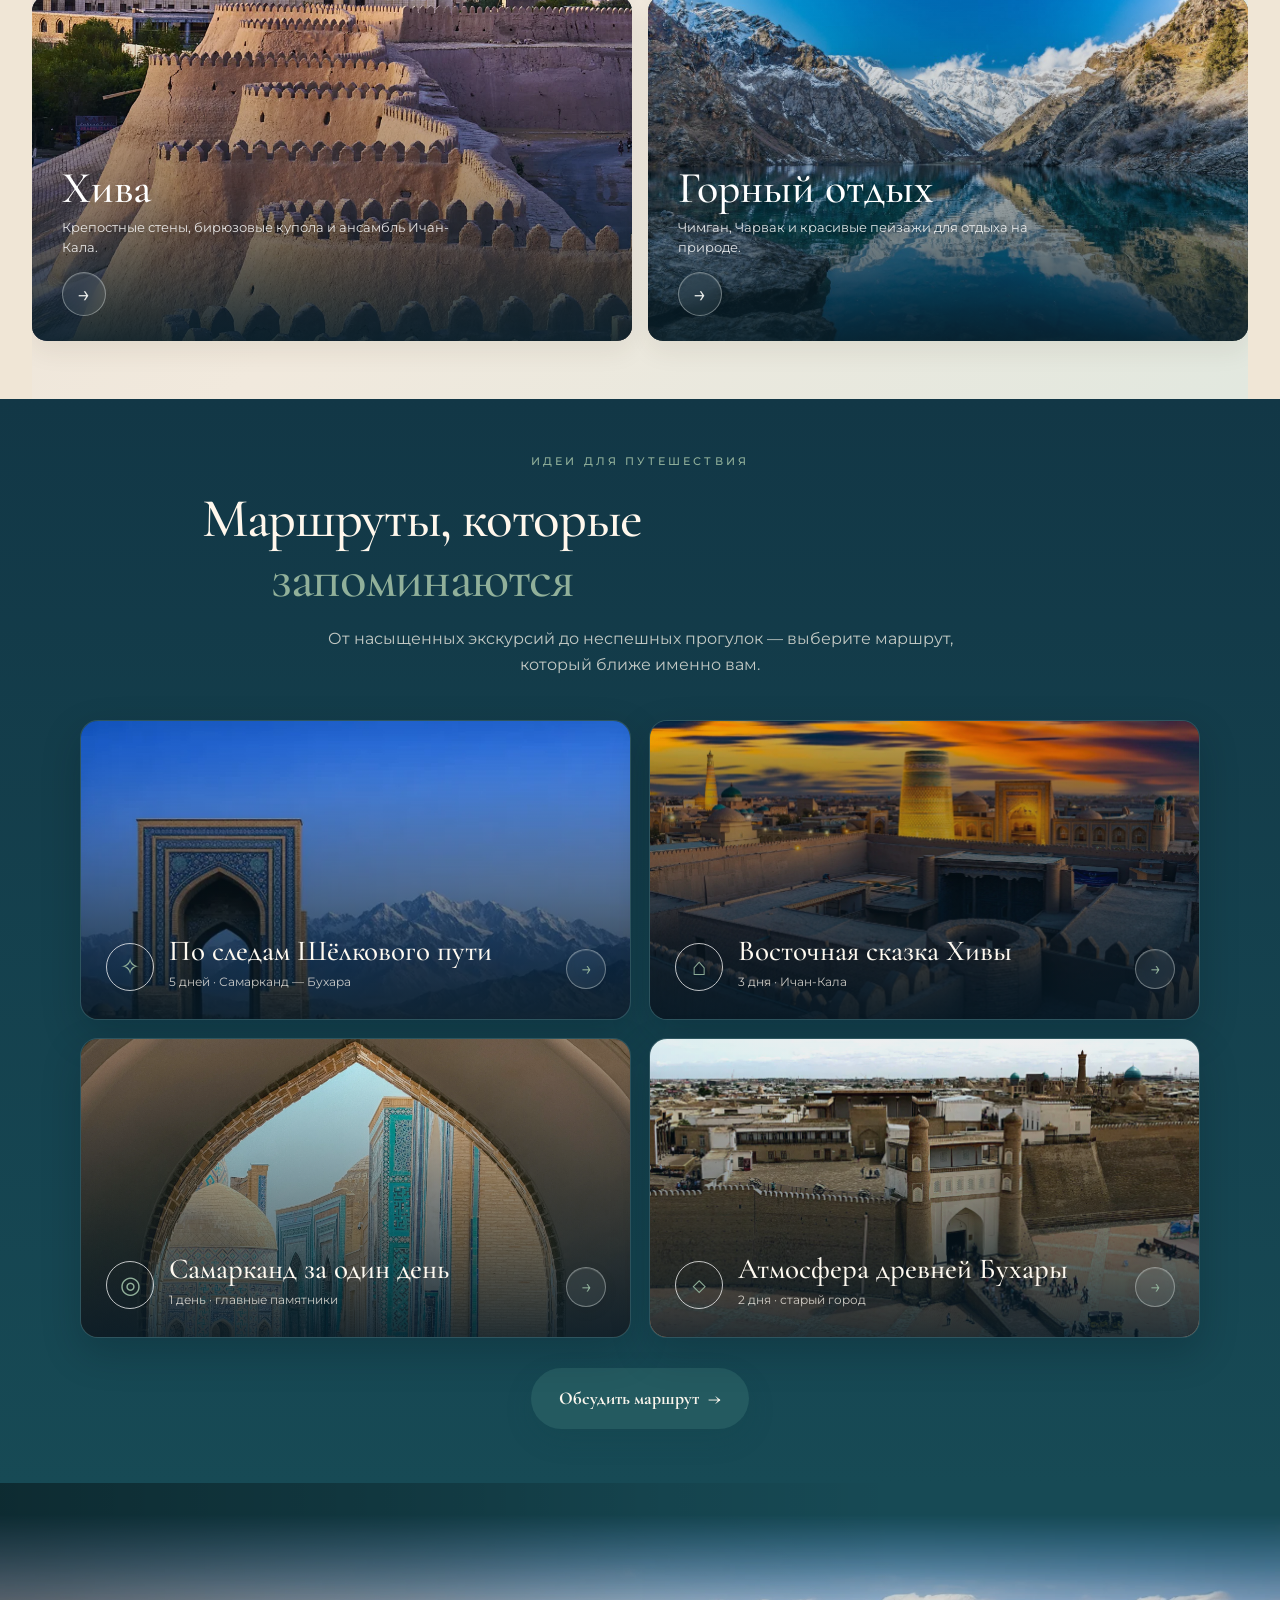
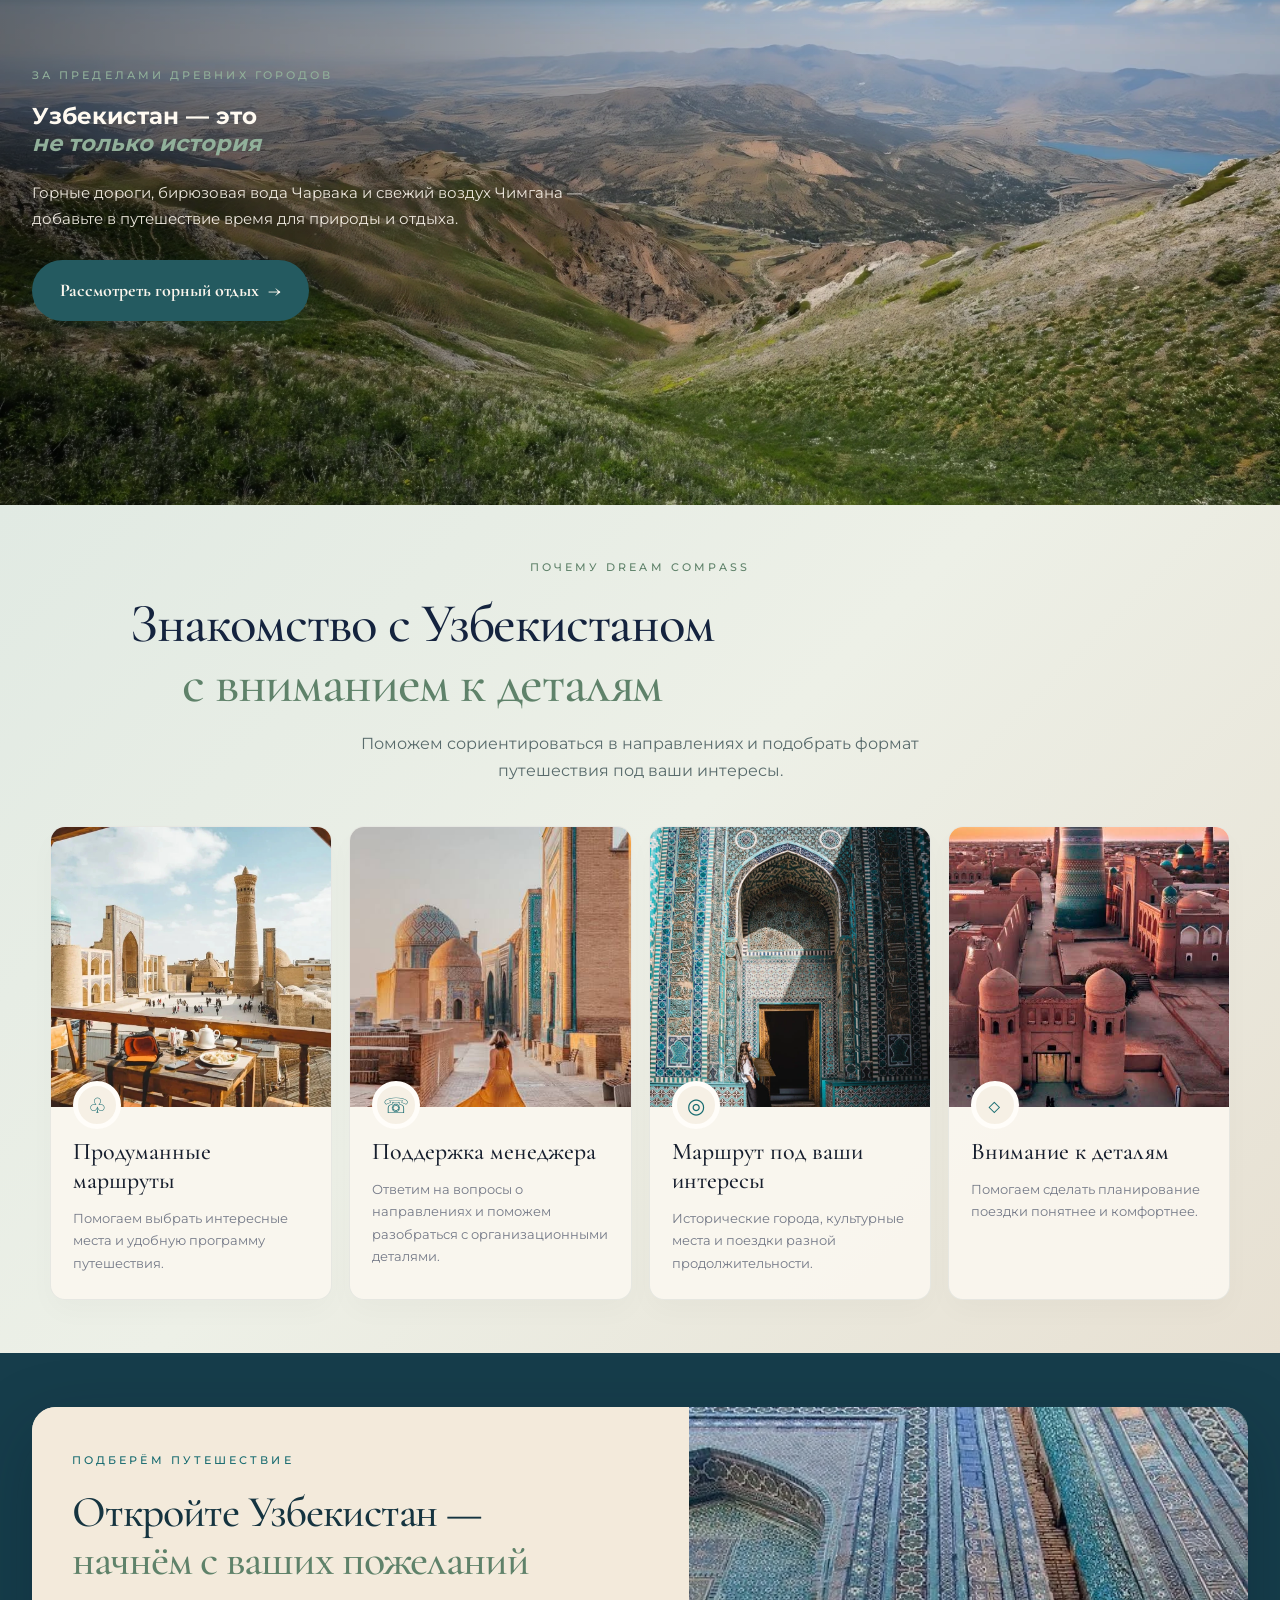
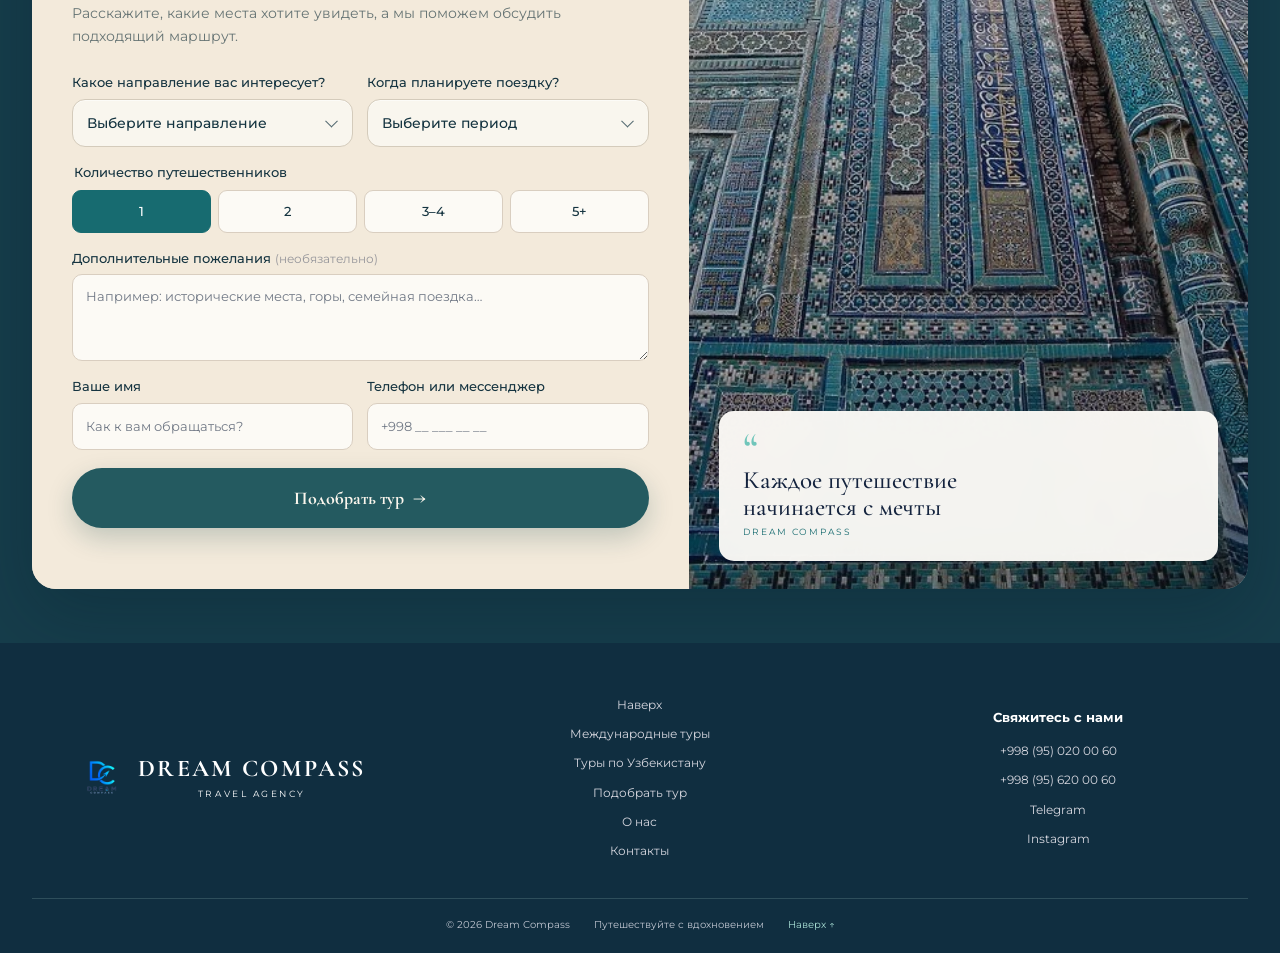
<file: uzbekistan.html>
<!doctype html>
<html lang="ru">
<head>
<meta charset="utf-8"><meta name="viewport" content="width=device-width, initial-scale=1">
<meta name="theme-color" content="#f8f5ef"><meta name="description" content="Туры по Узбекистану с Dream Compass: Самарканд, Бухара, Хива и горные маршруты.">
<title>Туры по Узбекистану — Dream Compass</title>
<link rel="icon" href="./img/logo.webp"><link rel="stylesheet" href="./css/style.css">
</head>
<body class="page-uzbekistan">
<header class="site-header" id="top">
  <div class="header-inner">
    <a class="brand" href="#top" aria-label="Dream Compass — главная"><img src="./img/logo.webp" alt=""><span><b>DREAM COMPASS</b><small>TRAVEL AGENCY</small></span></a>
    <button class="burger" aria-label="Открыть меню" aria-expanded="false"><span></span><span></span></button>
    <nav class="nav" aria-label="Основная навигация"><a class="nav-link" href="./index.html#top" data-nav="world">Туры по всему миру</a><a class="nav-link active" href="./uzbekistan.html#top" data-nav="uzbekistan">Туры по Узбекистану</a><a class="nav-link" href="./about.html" data-nav="about">О нас</a><a class="nav-link" href="./contacts.html#contacts" data-nav="contacts">Контакты</a></nav>
    <div class="header-actions"><div class="language"><button class="language-current" aria-expanded="false"><span class="language-code">RU</span><svg class="chevron" viewBox="0 0 12 8" aria-hidden="true"><path d="m1 1 5 5 5-5" fill="none" stroke="currentColor" stroke-width="1.5" stroke-linecap="round" stroke-linejoin="round"/></svg></button><div class="language-menu"><button data-lang="ru">Русский</button><button data-lang="uz">O‘zbekcha</button><button data-lang="en">English</button></div></div><a class="button button-small" href="#request" data-open-request>Подобрать тур <span class="button-arrow" aria-hidden="true"><svg viewBox="0 0 20 20"><path d="M4 10h11M10 4l6 6-6 6"/></svg></span></a></div>
  </div>
</header>
<main>
  <section class="hero uz-hero" id="top" aria-label="Путешествия по Узбекистану">
    <div class="hero-bg"></div><div class="hero-shade"></div>
    <div class="hero-content wrap">
      <p class="eyebrow hero-eyebrow">ПУТЕШЕСТВИЯ ПО УЗБЕКИСТАНУ</p>
      <h1><span class="hero-title-line">Откройте для себя</span><em class="hero-title-line">все грани Узбекистана</em></h1>
      <p class="hero-copy">От древних городов Шёлкового пути до живописных пейзажей — путешествие, которое откроет вам Узбекистан с новой стороны.</p>
      <div class="hero-categories">
        <a href="#destinations"><span class="line-icon">⌂</span><span>Древние города</span><i>↗</i></a>
        <a href="#routes"><span class="line-icon">✧</span><span>Культура и история</span><i>↗</i></a>
        <a href="#nature"><span class="line-icon">⌁</span><span>Горные пейзажи</span><i>↗</i></a>
      </div>
      <a class="button hero-button" href="#request" data-open-request>Подобрать тур <span>→</span></a>
    </div>
    <a class="scroll-cue" href="#destinations" aria-label="Перейти к следующему разделу"><span class="mouse"><i></i></span><span>Листайте вниз</span><svg viewBox="0 0 16 16" aria-hidden="true"><path d="m3 5 5 5 5-5"/></svg></a>
  </section>

  <section class="destinations section wrap uz-destinations" id="destinations">
    <div class="section-heading destination-heading"><div><p class="eyebrow">ПОПУЛЯРНЫЕ НАПРАВЛЕНИЯ</p><h2>Откройте города<br><em>Шёлкового пути</em></h2><p class="section-lead">Архитектура, старинные улочки и живые традиции — у каждого города свой характер и своя история.</p></div></div>
    <div class="destination-grid">
      <a class="destination-card destination-turkey" href="#" data-detail="uz-samarkand"><img src="./img/uz-samarkand.webp" alt="Архитектура и бирюзовые купола Самарканда"><span class="image-shade"></span><span class="destination-info"><strong>Самарканд</strong><span>Мозаики Регистана, бирюзовые купола и величие эпохи Тимуридов.</span><b class="round-arrow" aria-hidden="true">→</b></span></a>
      <a class="destination-card destination-uae" href="#" data-detail="uz-bukhara"><img src="./img/uz-bukhara.webp" alt="Историческая архитектура Бухары"><span class="image-shade"></span><span class="destination-info"><strong>Бухара</strong><span>Древние медресе, минареты и атмосфера старого восточного города.</span><b class="round-arrow" aria-hidden="true">→</b></span></a>
      <a class="destination-card destination-thailand" href="#" data-detail="uz-khiva"><img src="./img/uz-khiva.webp" alt="Крепостные стены и архитектура Хивы"><span class="image-shade"></span><span class="destination-info"><strong>Хива</strong><span>Крепостные стены, бирюзовые купола и ансамбль Ичан-Кала.</span><b class="round-arrow" aria-hidden="true">→</b></span></a>
      <a class="destination-card destination-maldives" href="#" data-detail="uz-mountains"><img src="./img/uz-mountains.jpg" alt="Горное озеро и снежные вершины Узбекистана"><span class="image-shade"></span><span class="destination-info"><strong>Горный отдых</strong><span>Чимган, Чарвак и красивые пейзажи для отдыха на природе.</span><b class="round-arrow" aria-hidden="true">→</b></span></a>
    </div>
  </section>

  <section class="formats section uz-routes" id="routes"><div class="wrap">
    <div class="section-heading centered"><p class="eyebrow">ИДЕИ ДЛЯ ПУТЕШЕСТВИЯ</p><h2>Маршруты, которые<br><em>запоминаются</em></h2><p class="section-lead">От насыщенных экскурсий до неспешных прогулок — выберите маршрут, который ближе именно вам.</p></div>
    <div class="format-grid">
      <a class="format-card" href="#" data-detail="silkroad"><img src="./img/route-silk-road.webp" alt="Старинные стены и архитектура на маршруте по Шёлковому пути"><span class="image-shade"></span><span class="format-icon">✧</span><span class="format-copy"><strong>По следам Шёлкового пути</strong><small>5 дней · Самарканд — Бухара</small></span><span class="format-arrow">→</span></a>
      <a class="format-card" href="#" data-detail="khiva"><img src="./img/route-khiva.webp" alt="Бирюзовая архитектура Хивы"><span class="image-shade"></span><span class="format-icon">⌂</span><span class="format-copy"><strong>Восточная сказка Хивы</strong><small>3 дня · Ичан-Кала</small></span><span class="format-arrow">→</span></a>
      <a class="format-card" href="#" data-detail="samarkand"><img src="./img/route-samarkand-day.webp" alt="Архитектурная арка на фоне гор рядом с Самаркандом"><span class="image-shade"></span><span class="format-icon">◎</span><span class="format-copy"><strong>Самарканд за один день</strong><small>1 день · главные памятники</small></span><span class="format-arrow">→</span></a>
      <a class="format-card" href="#" data-detail="bukhara"><img src="./img/route-bukhara-history.webp" alt="Старинная архитектура Бухары на закате"><span class="image-shade"></span><span class="format-icon">◇</span><span class="format-copy"><strong>Атмосфера древней Бухары</strong><small>2 дня · старый город</small></span><span class="format-arrow">→</span></a>
    </div>
    <div class="format-cta"><a class="button" href="#request" data-open-request>Обсудить маршрут <span>→</span></a></div>
  </div></section>

  <section class="uz-nature section" id="nature"><div class="uz-nature-image"></div><div class="uz-nature-shade"></div><div class="wrap uz-nature-content"><p class="eyebrow">ЗА ПРЕДЕЛАМИ ДРЕВНИХ ГОРОДОВ</p><h2>Узбекистан — это<br><em>не только история</em></h2><p>Горные дороги, бирюзовая вода Чарвака и свежий воздух Чимгана — добавьте в путешествие время для природы и отдыха.</p><a class="button" href="#request" data-open-request data-interest="Горный отдых">Рассмотреть горный отдых <span>→</span></a></div></section>

  <section class="why section wrap uz-why" id="why"><div class="section-heading centered"><p class="eyebrow">ПОЧЕМУ DREAM COMPASS</p><h2>Знакомство с Узбекистаном<br><em>с вниманием к деталям</em></h2><p class="section-lead">Поможем сориентироваться в направлениях и подобрать формат путешествия под ваши интересы.</p></div>
    <div class="benefit-grid">
      <article class="benefit-card"><div class="benefit-photo"><img src="./img/benefit-uzb-panorama-crop.webp" alt="Вид на старинные здания Бухары с террасы"><span class="benefit-icon">♧</span></div><div class="benefit-copy"><h3>Продуманные маршруты</h3><p>Помогаем выбрать интересные места и удобную программу путешествия.</p></div></article>
      <article class="benefit-card"><div class="benefit-photo"><img src="./img/benefit-uzb-traveller.jpg" alt="Путешественница среди исторической архитектуры Самарканда"><span class="benefit-icon">☏</span></div><div class="benefit-copy"><h3>Поддержка менеджера</h3><p>Ответим на вопросы о направлениях и поможем разобраться с организационными деталями.</p></div></article>
      <article class="benefit-card"><div class="benefit-photo"><img src="./img/benefit-uzb-mosaic.webp" alt="Бирюзовая мозаика восточной архитектуры"><span class="benefit-icon">◎</span></div><div class="benefit-copy"><h3>Маршрут под ваши интересы</h3><p>Исторические города, культурные места и поездки разной продолжительности.</p></div></article>
      <article class="benefit-card"><div class="benefit-photo"><img src="./img/benefit-uzb-city.jpg" alt="Панорама древнего города Хива"><span class="benefit-icon">◇</span></div><div class="benefit-copy"><h3>Внимание к деталям</h3><p>Помогаем сделать планирование поездки понятнее и комфортнее.</p></div></article>
    </div>
  </section>  <section class="request-section section uz-request" id="request"><div class="request-wrap wrap"><div class="request-panel"><p class="eyebrow">ПОДБЕРЁМ ПУТЕШЕСТВИЕ</p><h2>Откройте Узбекистан —<br><em>начнём с ваших пожеланий</em></h2><p class="section-lead">Расскажите, какие места хотите увидеть, а мы поможем обсудить подходящий маршрут.</p>
    <form id="requestForm" class="request-form" action="./send.php" method="post">
      <input type="hidden" name="source" value="Заявка со страницы туров по Узбекистану">
      <label class="field"><span>Какое направление вас интересует?</span><select name="destination" required><option value="">Выберите направление</option><option>Самарканд</option><option>Бухара</option><option>Хива</option><option>Горный отдых</option><option>Маршрут по Узбекистану</option><option>Пока не определился</option></select></label>
      <label class="field"><span>Когда планируете поездку?</span><select name="dates"><option value="">Выберите период</option><option>В ближайший месяц</option><option>В ближайшие 3 месяца</option><option>Позже</option><option>Даты пока неизвестны</option></select></label>
      <fieldset class="choice-field"><legend>Количество путешественников</legend><div class="choice-row"><label><input type="radio" name="travelers" value="1" checked><span>1</span></label><label><input type="radio" name="travelers" value="2"><span>2</span></label><label><input type="radio" name="travelers" value="3–4"><span>3–4</span></label><label><input type="radio" name="travelers" value="5+"><span>5+</span></label></div></fieldset>
      <label class="field field-full"><span>Дополнительные пожелания <small>(необязательно)</small></span><textarea name="preferences" rows="3" placeholder="Например: исторические места, горы, семейная поездка…"></textarea></label>
      <label class="field field-name"><span>Ваше имя</span><input name="name" type="text" minlength="2" placeholder="Как к вам обращаться?" required></label>
      <label class="field field-phone"><span>Телефон или мессенджер</span><input name="phone" type="tel" placeholder="+998 __ ___ __ __" required></label>
      <button class="button submit-button" type="submit">Подобрать тур <span>→</span></button><p class="form-status" id="formStatus" aria-live="polite"></p>
    </form>
  </div><div class="request-visual"><img src="./img/request-uzb-mosaic.webp" alt="Бирюзовая мозаика исторической архитектуры Узбекистана"><div class="visual-overlay"></div><div class="visual-note"><span class="quote-mark">“</span><p>Каждое путешествие<br>начинается с мечты</p><small>DREAM COMPASS</small></div></div></div></section>
</main>
<footer class="footer" id="contacts"><div class="footer-main wrap"><a class="brand footer-brand" href="#top"><img src="./img/logo.webp" alt=""><span><b>DREAM COMPASS</b><small>TRAVEL AGENCY</small></span></a><div class="footer-links"><a href="#top">Наверх</a><a href="#destinations">Международные туры</a><a href="./uzbekistan.html">Туры по Узбекистану</a><a href="#request">Подобрать тур</a><a href="./about.html">О нас</a><a href="./contacts.html#contacts">Контакты</a></div><div class="footer-contact"><strong>Свяжитесь с нами</strong><a href="tel:+998950200060">+998 (95) 020 00 60</a><a href="tel:+998956200060">+998 (95) 620 00 60</a><a href="https://t.me/dreamcompasstours" target="_blank" rel="noopener">Telegram</a><a href="https://www.instagram.com/dreamcompass.uz" target="_blank" rel="noopener">Instagram</a></div></div><div class="footer-bottom wrap"><span>© <span id="year"></span> Dream Compass</span><span>Путешествуйте с вдохновением</span><a href="#top">Наверх ↑</a></div></footer>

<dialog class="site-modal detail-modal" id="detailModal" aria-labelledby="detailTitle">
  <button class="modal-close" type="button" aria-label="Закрыть">×</button>
  <div class="detail-modal-content">
    <div class="detail-modal-image"><img id="detailImage" src="./img/route-silk-road.webp" alt=""></div>
    <div class="detail-modal-copy">
      <p class="eyebrow" id="detailEyebrow">DREAM COMPASS</p>
      <h2 id="detailTitle">Направление</h2>
      <p id="detailText"></p>
      <div class="detail-facts" id="detailFacts" aria-label="Ключевые сведения"></div>
      <div class="detail-highlights" id="detailHighlights"></div>
      <div id="detailProgram" class="detail-program"></div>
      <p class="detail-note" id="detailNote"></p>
      <div class="detail-actions">
        <button class="button" type="button" data-open-request-from-detail>Подобрать тур <span>→</span></button>
        <button class="text-button modal-close-secondary" type="button">Продолжить просмотр</button>
      </div>
    </div>
  </div>
</dialog>
<dialog class="site-modal request-modal" id="requestModal" aria-labelledby="requestModalTitle"><button class="modal-close" type="button" aria-label="Закрыть">×</button><div class="modal-request-heading"><p class="eyebrow">DREAM COMPASS</p><h2 id="requestModalTitle">Подберём путешествие</h2><p>Расскажите о пожеланиях — менеджер поможет с подходящими вариантами.</p></div><div id="modalFormSlot"></div></dialog>

<script src="./js/script.js" defer></script>
<script src="./js/i18n.js" defer></script>
</body></html>
</file>
<file: css/style.css>
@font-face{font-family:Mont;src:url('../fonts/basic/Montserrat-Regular.woff2')}@font-face{font-family:Mont;src:url('../fonts/basic/Montserrat-Medium.woff2');font-weight:500}@font-face{font-family:Mont;src:url('../fonts/basic/Montserrat-Bold.woff2');font-weight:700}@font-face{font-family:Cormorant;src:url('../fonts/Accent/CormorantGaramond-Medium.woff2');font-weight:500}@font-face{font-family:Cormorant;src:url('../fonts/Accent/CormorantGaramond-Bold.woff2');font-weight:700}:root{--ivory:#f8f5ef;--paper:#fffdf9;--navy:#14233e;--gold:#c9873d;--gold2:#e7ad59;--text:#263247;--muted:#747987;--line:rgba(27,42,64,.13);--shadow:0 18px 50px rgba(39,37,31,.10)}*{box-sizing:border-box}html{scroll-behavior:smooth;scroll-padding-top:88px}body{margin:0;background:var(--paper);color:var(--text);font-family:Mont,Arial,sans-serif;font-size:15px;line-height:1.6}body.menu-open{overflow:hidden}img{display:block;max-width:100%}a{color:inherit;text-decoration:none}button,input,select,textarea{font:inherit}.wrap{width:min(1320px,calc(100% - 64px));margin-inline:auto}.section{padding:104px 0}.site-header{position:absolute;z-index:30;inset:0 0 auto;color:#fff}.header-inner{width:min(1420px,calc(100% - 64px));height:96px;margin:auto;display:flex;align-items:center;justify-content:space-between;gap:32px;padding:0 12px;transition:all .3s}.site-header.scrolled{position:fixed;background:rgba(249,246,240,.94);color:var(--navy);backdrop-filter:blur(16px);box-shadow:0 8px 28px #14233e12}.site-header.scrolled .header-inner{height:78px}.brand{display:flex;align-items:center;gap:11px;min-width:245px}.brand img{width:49px;height:49px;object-fit:contain}.brand span{display:flex;flex-direction:column;line-height:1.1;letter-spacing:.16em}.brand b{font-family:Cormorant,serif;font-size:22px;letter-spacing:.1em}.brand small{font-size:9px;letter-spacing:.28em;text-align:center;margin-top:6px}.nav{display:flex;justify-content:center;gap:40px;flex:1}.nav-link{font-size:14px;position:relative;padding:10px 0}.nav-link:after{content:"";position:absolute;bottom:2px;left:0;width:0;height:1px;background:var(--gold2);transition:width .25s}.nav-link:hover:after,.nav-link.active:after{width:100%}.header-actions{display:flex;align-items:center;gap:24px}.language{position:relative}.language-current{border:0;background:none;color:inherit;cursor:pointer;font-size:13px;padding:10px}.language-menu{display:none;position:absolute;right:0;top:100%;background:#fffdf9;color:var(--navy);border:1px solid var(--line);border-radius:12px;padding:7px;min-width:130px;box-shadow:var(--shadow)}.language.open .language-menu{display:grid}.language-menu button{border:0;background:none;text-align:left;padding:9px 12px;border-radius:7px;cursor:pointer}.language-menu button:hover{background:#f5ead9}.button{display:inline-flex;align-items:center;justify-content:center;gap:18px;padding:16px 28px;border:0;border-radius:999px;background:linear-gradient(110deg,#ffb13f,#bd792e);color:white;font-weight:500;box-shadow:0 10px 26px #b77a3330;transition:transform .25s,box-shadow .25s;cursor:pointer}.button span{font-size:20px;line-height:1}.button:hover{transform:translateY(-3px);box-shadow:0 14px 30px #b77a3340}.button-small{padding:12px 21px;font-size:13px;white-space:nowrap}.burger{display:none;background:none;border:0;color:inherit}.hero{position:relative;min-height:790px;height:min(900px,100svh);display:flex;align-items:center;overflow:hidden;color:#fff;background:#18364e}.hero-bg,.hero-shade{position:absolute;inset:0}.hero-bg{background-image:url('../img/hero-user.webp');background-size:cover;background-position:center 46%;transform:scale(1.025);animation:heroReveal 1.2s ease-out both}.hero-shade{background:linear-gradient(90deg,rgba(8,28,47,.72) 0%,rgba(8,28,47,.44) 43%,rgba(8,28,47,.06) 100%),linear-gradient(180deg,rgba(9,27,43,.25),transparent 45%,rgba(6,25,38,.34))}.hero-content{position:relative;z-index:2;padding-top:90px}.eyebrow{font-size:11px;letter-spacing:.28em;color:var(--gold);font-weight:500;margin:0 0 18px}.hero-eyebrow{color:#f6d4a5}.hero h1,.section-heading h2,.request-panel h2{font-family:Cormorant,Georgia,serif;font-size:clamp(56px,6.2vw,92px);font-weight:500;line-height:.94;letter-spacing:-.025em;margin:0;max-width:780px}.hero h1 em,.section-heading h2 em,.request-panel h2 em{font-style:normal;color:#f3c37e}.hero-copy{font-size:18px;max-width:610px;line-height:1.65;margin:25px 0 32px;color:#f8f8f6}.hero-categories{display:flex;flex-wrap:wrap;gap:10px;margin-bottom:30px;max-width:940px}.hero-categories a{display:flex;align-items:center;gap:10px;padding:10px 13px;border-bottom:1px solid #ffffff65;background:#ffffff08;backdrop-filter:blur(4px);transition:background .25s,border-color .25s}.hero-categories a:hover{background:#ffffff20;border-color:#f4c078}.hero-categories .line-icon{font-size:20px;color:#f4c078}.hero-categories a span:nth-child(2){font-size:13px}.hero-categories i{font-style:normal;opacity:0;transform:translate(-4px,4px);transition:.2s}.hero-categories a:hover i{opacity:1;transform:none}.hero-button{min-width:220px}.scroll-cue{position:absolute;bottom:25px;left:50%;transform:translateX(-50%);z-index:2;display:flex;align-items:center;flex-direction:column;gap:5px;font-size:11px;color:#fff9}.scroll-cue b{font-size:18px;font-weight:400}.mouse{height:25px;width:14px;border:1px solid #fff9;border-radius:10px;display:flex;justify-content:center;padding-top:5px}.mouse i{width:2px;height:5px;background:#fff;border-radius:2px;animation:scrollDot 1.5s infinite}.section-heading{margin-bottom:42px}.section-heading h2,.request-panel h2{font-size:clamp(42px,4.3vw,64px);line-height:.98;color:var(--navy)}.section-heading h2 em,.request-panel h2 em{color:var(--gold)}.section-lead{color:var(--muted);max-width:650px;font-size:16px;line-height:1.65;margin:17px 0 0}.destination-heading{display:flex;justify-content:space-between;align-items:flex-end;gap:30px}.heading-note{display:flex;align-items:center;gap:20px;color:#7c7880;font-family:Cormorant,serif;font-size:20px;font-style:italic;line-height:1.2;padding:0 18px 16px}.compass-mark{font-size:48px;color:var(--gold);font-style:normal}.destination-grid{display:grid;grid-template-columns:1.02fr 1fr;grid-template-rows:300px 300px;gap:12px}.destination-card{position:relative;display:block;overflow:hidden;border-radius:17px;color:#fff;isolation:isolate;background:#314b5c}.destination-card>img,.format-card>img,.benefit-photo>img,.request-visual>img{width:100%;height:100%;object-fit:cover;transition:transform .7s cubic-bezier(.2,.7,.2,1)}.destination-card:hover>img,.format-card:hover>img{transform:scale(1.045)}.destination-card .image-shade,.format-card .image-shade{position:absolute;inset:0;background:linear-gradient(180deg,rgba(10,24,37,.04) 10%,rgba(9,23,36,.15) 35%,rgba(6,22,32,.78) 100%);transition:background .3s}.destination-card:hover .image-shade,.format-card:hover .image-shade{background:linear-gradient(180deg,rgba(10,24,37,.08),rgba(6,22,32,.72))}.destination-turkey{grid-row:span 2}.destination-card .card-overline{position:absolute;top:28px;left:30px;font-size:10px;letter-spacing:.27em}.destination-info{position:absolute;left:30px;right:24px;bottom:28px;display:flex;align-items:flex-start;flex-direction:column;gap:7px}.destination-info strong{font-family:Cormorant,serif;font-size:clamp(30px,3.1vw,48px);font-weight:500;line-height:1.05}.destination-info>span{max-width:360px;font-size:13px;line-height:1.6;color:#fffE}.destination-turkey .destination-info strong{font-size:clamp(46px,5vw,68px)}.outline-link{display:flex;align-items:center;gap:20px;border:1px solid #ffffffb5;border-radius:30px;padding:9px 14px;font-size:12px;font-weight:400;margin-top:12px}.outline-link i{font-style:normal;font-size:20px}.round-arrow{display:grid;place-items:center;border:1px solid #ffffffb5;border-radius:50%;width:43px;height:43px;font-size:20px;font-weight:400;margin-top:7px;transition:background .2s,color .2s}.destination-card:hover .round-arrow{background:#fff;color:var(--navy)}.slide-dots{position:absolute;left:30px;bottom:15px;display:flex;gap:9px}.slide-dots i{width:8px;height:8px;background:#ffffff75;border-radius:50%}.slide-dots i:first-child{width:18px;border-radius:8px;background:#f2aa43}.destination-uae .destination-info{bottom:22px}.destination-uae .destination-info strong{font-size:42px}.destination-uae .destination-info>span{max-width:290px}.button-center{display:flex;width:max-content;margin:30px auto 0}.button-outline-gold{background:transparent;border:1px solid #d7a15b;color:var(--navy);box-shadow:none}.button-outline-gold:hover{background:#fff8ec}.formats{background:linear-gradient(180deg,#faf7f1,#f5efe5);overflow:hidden}.centered{text-align:center}.centered .section-lead{margin-inline:auto}.format-grid{display:grid;grid-template-columns:repeat(2,minmax(0,1fr));gap:18px;max-width:1120px;margin:0 auto}.format-card{height:250px;position:relative;display:block;overflow:hidden;border-radius:18px;color:white;background:#2b4350;box-shadow:0 12px 32px #1e29330d}.format-card .image-shade{background:linear-gradient(90deg,rgba(7,25,37,.60),rgba(7,25,37,.08) 100%),linear-gradient(0deg,rgba(7,25,37,.45),transparent 75%)}.format-icon{position:absolute;left:25px;bottom:28px;border:1px solid #ffffffba;width:48px;height:48px;border-radius:50%;display:grid;place-items:center;font-size:24px}.format-copy{position:absolute;left:88px;right:70px;bottom:28px;display:flex;flex-direction:column;gap:5px}.format-copy strong{font-family:Cormorant,serif;font-size:clamp(23px,2.3vw,31px);font-weight:500;line-height:1.05}.format-copy small{font-size:12px;color:#ffffffdf}.format-arrow{position:absolute;right:24px;bottom:30px;border:1px solid #ffffffba;border-radius:50%;width:40px;height:40px;display:grid;place-items:center;font-size:19px;transition:background .2s,color .2s,transform .2s}.format-card:hover .format-arrow{background:#fff;color:var(--navy);transform:translateX(3px)}.format-cta{text-align:center;margin-top:30px}.benefit-grid{display:grid;grid-template-columns:repeat(4,minmax(0,1fr));gap:17px}.benefit-card{border:1px solid #e9e1d5;border-radius:15px;overflow:hidden;background:#fffdf9;box-shadow:0 12px 28px #14233e06;transition:transform .25s,box-shadow .25s}.benefit-card:hover{transform:translateY(-5px);box-shadow:var(--shadow)}.benefit-photo{height:160px;position:relative;overflow:visible}.benefit-photo>img{object-fit:cover}.benefit-icon{position:absolute;left:22px;bottom:-22px;width:48px;height:48px;display:grid;place-items:center;background:#fff4e2;color:var(--gold);border:5px solid #fffdf9;border-radius:50%;font-size:21px}.benefit-copy{padding:30px 22px 25px}.benefit-copy h3{font-family:Cormorant,serif;font-size:24px;line-height:1.12;color:#171f2e;margin:0 0 12px;font-weight:700}.benefit-copy p{font-size:13px;color:var(--muted);line-height:1.7;margin:0}.request-section{background:#f7f2e9;padding-top:90px;padding-bottom:90px}.request-wrap{display:grid;grid-template-columns:minmax(0,1.08fr) minmax(0,.92fr);align-items:stretch;border-radius:24px;overflow:hidden;background:#fffdf9;box-shadow:0 25px 70px #16253a12}.request-panel{padding:45px 40px}.request-panel h2{font-size:clamp(37px,3.4vw,51px)}.request-panel .section-lead{font-size:14px;margin-bottom:25px}.request-form{display:grid;grid-template-columns:repeat(2,minmax(0,1fr));gap:16px 14px}.field{display:flex;flex-direction:column;gap:7px;min-width:0}.field>span,.choice-field legend{font-size:12px;font-weight:500;color:var(--navy)}.field small{color:#96969b;font-weight:400}.field input,.field select,.field textarea{width:100%;border:1px solid #dedbd5;border-radius:10px;background:#fff;color:var(--text);padding:12px 13px;outline:none;min-height:46px;font-size:12px;transition:border-color .2s,box-shadow .2s}.field textarea{resize:vertical;min-height:75px}.field input:focus,.field select:focus,.field textarea:focus{border-color:#d59a4a;box-shadow:0 0 0 3px #d59a4a20}.field-full,.choice-field,.submit-button,.form-status{grid-column:1/-1}.choice-field{padding:0;border:0;margin:0;min-width:0}.choice-field legend{margin-bottom:8px}.choice-row{display:grid;grid-template-columns:repeat(4,minmax(0,1fr));gap:7px}.choice-row label{cursor:pointer;min-width:0}.choice-row input{position:absolute;opacity:0;pointer-events:none}.choice-row span{display:flex;align-items:center;justify-content:center;min-height:43px;border:1px solid #e3dfd8;border-radius:9px;font-size:12px;color:#6c7180;transition:.2s}.choice-row input:checked+span{border-color:#d99a42;background:#fff3df;color:#8f5b20}.budget-row{grid-template-columns:repeat(4,minmax(0,1fr))}.budget-row span{font-size:11px}.submit-button{width:100%;margin-top:2px}.form-status{font-size:12px;color:var(--muted);margin:0}.request-visual{position:relative;min-height:780px;overflow:hidden;background:#8fa6af}.request-visual>img{position:absolute;inset:0}.visual-overlay{position:absolute;inset:0;background:linear-gradient(180deg,rgba(13,33,48,.02),rgba(13,33,48,.06) 45%,rgba(13,33,48,.30))}.visual-note{position:absolute;left:30px;right:30px;bottom:28px;display:grid;grid-template-columns:1fr auto;align-items:center;gap:3px 20px;background:rgba(255,253,249,.95);backdrop-filter:blur(12px);padding:22px 24px;border-radius:15px;color:var(--navy);box-shadow:var(--shadow)}.quote-mark{font-family:Cormorant,serif;color:var(--gold);font-size:44px;line-height:.7;grid-column:1}.visual-note p{font-family:Cormorant,serif;font-size:25px;line-height:1.1;margin:0;grid-column:1}.visual-note small{color:var(--gold);letter-spacing:.22em;font-size:9px;grid-column:1}.note-compass{grid-column:2;grid-row:1/4;color:var(--gold);font-size:39px}.footer{background:#14233e;color:#fff;padding:52px 0 20px}.footer-main{display:grid;grid-template-columns:1.1fr 1fr 1fr 1fr;gap:35px;padding-bottom:38px}.footer-brand{min-width:0;align-self:start}.footer-brand b{font-size:20px}.footer-tagline{color:#d6d7db;font-family:Cormorant,serif;font-size:22px;margin:0}.footer-links,.footer-contact{display:flex;flex-direction:column;align-items:flex-start;gap:10px;font-size:12px;color:#d6d7df}.footer-links a:hover,.footer-contact a:hover{color:#f3bd72}.footer-contact strong{font-size:13px;color:#fff;margin-bottom:3px}.footer-bottom{border-top:1px solid #ffffff20;padding-top:18px;display:flex;align-items:center;justify-content:space-between;color:#bfc5d0;font-size:10px}.footer-bottom a{color:#f3bd72}.reveal{opacity:0;transform:translateY(22px);transition:opacity .7s ease,transform .7s ease}.reveal.visible{opacity:1;transform:none}@keyframes heroReveal{from{opacity:.5;transform:scale(1.07)}to{opacity:1;transform:scale(1.025)}}@keyframes scrollDot{0%,100%{transform:translateY(0);opacity:1}70%{transform:translateY(6px);opacity:.2}}@media(max-width:1100px){.wrap{width:min(100% - 44px,1000px)}.header-inner{width:calc(100% - 40px);gap:18px}.brand{min-width:210px}.nav{gap:25px}.header-actions{gap:12px}.destination-grid{grid-template-rows:270px 270px}.benefit-grid{grid-template-columns:repeat(2,minmax(0,1fr))}.benefit-photo{height:190px}.request-panel{padding:38px 28px}.request-visual{min-height:800px}.footer-main{grid-template-columns:repeat(2,minmax(0,1fr))}}@media(max-width:760px){.section{padding:72px 0}.wrap{width:calc(100% - 36px)}.header-inner{width:calc(100% - 30px);height:78px;padding:0 2px}.brand{min-width:0;gap:7px}.brand img{width:38px;height:38px}.brand b{font-size:17px}.brand small{font-size:7px}.burger{display:flex;flex-direction:column;gap:5px;padding:10px;order:3}.burger span{display:block;width:22px;height:1px;background:currentColor;transition:.2s}.burger[aria-expanded=true] span:first-child{transform:translateY(3px) rotate(45deg)}.burger[aria-expanded=true] span:last-child{transform:translateY(-3px) rotate(-45deg)}.nav{display:none;position:fixed;inset:78px 0 auto;background:rgba(249,246,240,.98);color:var(--navy);padding:24px 28px 30px;box-shadow:0 20px 35px #14233e1c;flex-direction:column;gap:12px;align-items:flex-start}.nav.open{display:flex}.nav-link{font-size:17px}.header-actions{margin-left:auto;gap:6px}.language-current{padding:8px;font-size:11px}.button-small{padding:10px 13px;font-size:11px;gap:8px}.hero{min-height:760px;height:94svh;max-height:900px;align-items:flex-end;padding-bottom:95px}.hero-bg{background-position:57% center}.hero-shade{background:linear-gradient(90deg,rgba(8,28,47,.73),rgba(8,28,47,.25)),linear-gradient(0deg,rgba(6,25,38,.45),transparent 80%)}.hero-content{padding-top:110px}.hero h1{font-size:clamp(54px,12vw,76px)}.hero-copy{font-size:15px;max-width:520px;margin:20px 0 25px}.hero-categories{display:grid;grid-template-columns:repeat(2,minmax(0,1fr));gap:7px;margin-bottom:24px}.hero-categories a{padding:9px 10px;gap:8px}.hero-categories a span:nth-child(2){font-size:11px}.hero-categories .line-icon{font-size:17px}.hero-button{padding:14px 22px}.scroll-cue{display:none}.destination-heading{align-items:flex-start}.heading-note{display:none}.section-heading h2{font-size:clamp(42px,9vw,56px)}.section-lead{font-size:14px}.destination-grid{grid-template-columns:1fr 1fr;grid-template-rows:300px 205px 205px;gap:9px}.destination-turkey{grid-column:1/-1;grid-row:auto}.destination-turkey .destination-info strong{font-size:50px}.destination-card .card-overline{top:18px;left:18px}.destination-info{left:18px;right:14px;bottom:17px;gap:5px}.destination-info strong{font-size:32px}.destination-info>span{font-size:11px}.destination-turkey .destination-info>span{max-width:310px}.outline-link{margin-top:5px;padding:6px 10px;font-size:10px}.destination-uae .destination-info strong{font-size:34px}.destination-uae .destination-info>span{max-width:250px}.round-arrow{width:34px;height:34px;font-size:17px}.slide-dots{left:18px;bottom:10px}.button-center{font-size:12px;padding:13px 19px}.format-grid{grid-template-columns:1fr;gap:12px}.format-card{height:220px}.format-copy{left:82px;right:58px;bottom:24px}.format-copy strong{font-size:28px}.format-icon{left:20px;bottom:24px;width:45px;height:45px}.format-arrow{right:18px;bottom:27px;width:34px;height:34px}.benefit-grid{gap:12px}.benefit-photo{height:135px}.benefit-copy{padding:28px 15px 18px}.benefit-copy h3{font-size:21px}.benefit-copy p{font-size:12px}.request-section{padding:55px 0}.request-wrap{grid-template-columns:1fr}.request-panel{padding:30px 22px}.request-panel h2{font-size:clamp(37px,8vw,48px)}.request-visual{min-height:360px;grid-row:1}.visual-note{left:18px;right:18px;bottom:18px;padding:17px 18px}.visual-note p{font-size:22px}.request-form{gap:14px 10px}.field input,.field select,.field textarea{font-size:12px;padding:11px}.choice-row{gap:5px}.choice-row span{font-size:11px}.budget-row span{font-size:9px}.footer{padding-top:38px}.footer-main{gap:25px 20px}.footer-tagline{font-size:19px}.footer-bottom{gap:12px;flex-wrap:wrap}}@media(max-width:430px){.header-actions{gap:0}.brand b{font-size:15px;letter-spacing:.07em}.brand small{letter-spacing:.18em}.brand img{width:32px;height:32px}.button-small{padding:9px 10px;font-size:10px}.language-current{font-size:10px}.hero{min-height:730px}.hero-categories{grid-template-columns:1fr 1fr}.hero-categories a:nth-child(5){grid-column:1/-1;width:max-content}.destination-grid{grid-template-rows:280px 190px 190px}.destination-info strong{font-size:28px}.destination-turkey .destination-info strong{font-size:45px}.destination-info>span{font-size:10px}.destination-uae .destination-info strong{font-size:30px}.destination-card .card-overline{font-size:8px}.benefit-grid{grid-template-columns:1fr 1fr}.benefit-photo{height:112px}.benefit-copy h3{font-size:19px}.benefit-copy p{font-size:11px}.request-panel{padding:28px 16px}.request-panel h2{font-size:37px}.field>span,.choice-field legend{font-size:11px}.field input,.field select{min-height:43px}.choice-row span{min-height:39px}.footer-main{grid-template-columns:1fr 1fr}.footer-brand{grid-column:1/-1}.footer-bottom{font-size:9px}.footer-bottom span:nth-child(2){display:none}}@media(prefers-reduced-motion:reduce){*,*:before,*:after{scroll-behavior:auto!important;animation-duration:.01ms!important;animation-iteration-count:1!important;transition-duration:.01ms!important}.reveal{opacity:1;transform:none}}

/* Dream Compass refinement pass */
@font-face{font-family:Mont;src:url('../fonts/basic/Montserrat-Medium.woff2') format('woff2');font-weight:500;font-display:swap}
@font-face{font-family:Mont;src:url('../fonts/basic/Montserrat-Bold.woff2') format('woff2');font-weight:700;font-display:swap}
@font-face{font-family:Cormorant;src:url('../fonts/Accent/CormorantGaramond-Medium.woff2') format('woff2');font-weight:500;font-display:swap}
@font-face{font-family:Cormorant;src:url('../fonts/Accent/CormorantGaramond-Bold.woff2') format('woff2');font-weight:700;font-display:swap}
body{font-weight:400;-webkit-font-smoothing:antialiased;text-rendering:optimizeLegibility}
.nav-link,.button,.field>span,.choice-field legend,.benefit-copy h3{font-weight:500}
.site-header.scrolled{background:rgba(18,34,54,.66);color:#fff;backdrop-filter:blur(18px);-webkit-backdrop-filter:blur(18px);box-shadow:0 8px 28px rgba(4,17,31,.12)}
.site-header.scrolled .header-inner{height:82px}
.language-current{display:inline-flex;align-items:center;justify-content:center;gap:9px;min-width:55px;border:1px solid rgba(255,255,255,.34);border-radius:999px;padding:9px 12px;font-weight:500;letter-spacing:.04em}
.site-header.scrolled .language-current{border-color:rgba(255,255,255,.34)}
.chevron{width:10px;height:7px;display:block;transition:transform .22s ease;flex:none}.language.open .chevron{transform:rotate(180deg)}
.destination-grid{grid-template-columns:minmax(0,1fr) minmax(0,1fr);grid-template-rows:300px 300px;grid-template-areas:'turkey uae' 'turkey lower';gap:12px;min-width:0}
.destination-turkey{grid-area:turkey;grid-row:auto;min-height:0}.destination-uae{grid-area:uae;min-height:0}.destination-thailand{grid-area:lower;min-height:0}.destination-maldives{grid-area:lower;min-height:0;margin-left:calc(50% + 6px);width:calc(50% - 6px)}
.destination-uae{height:auto}.destination-thailand{width:calc(50% - 6px);height:100%}.destination-maldives{height:100%}
.destination-card{min-width:0;min-height:0}.destination-card>img{object-fit:cover;object-position:center}.destination-info{z-index:2}.destination-info strong{font-weight:500;text-shadow:0 2px 15px rgba(0,0,0,.16)}.destination-info>span{font-weight:400;text-shadow:0 1px 8px rgba(0,0,0,.35)}.destination-card .card-overline{z-index:2;font-weight:500}
.destination-card .image-shade{z-index:1;background:linear-gradient(180deg,rgba(7,23,37,.02) 0%,rgba(7,23,37,.05) 35%,rgba(4,20,31,.76) 100%)}
.format-grid{grid-template-columns:repeat(2,minmax(0,1fr));gap:18px;max-width:1120px;margin-inline:auto}.format-card{height:300px;min-width:0}.format-card>img{object-fit:cover}.format-copy strong{font-weight:500}.format-card .image-shade{background:linear-gradient(180deg,rgba(10,24,37,.02) 10%,rgba(9,23,36,.10) 36%,rgba(6,22,32,.78) 100%)}
.benefit-grid{max-width:1180px;margin-inline:auto}.benefit-copy h3{font-weight:500;line-height:1.2}.benefit-copy p{font-weight:400;line-height:1.7}
.request-visual{min-height:760px}.request-visual>img{object-fit:cover;object-position:center}
.footer-tagline{display:none!important}.footer-main{grid-template-columns:1.2fr 1fr 1fr;align-items:start}
/* Smooth, consistent motion: avoid hiding entire sections until the observer fires. */
.reveal{opacity:1;transform:none;transition:none}.reveal.visible{opacity:1;transform:none}
.site-modal{width:min(680px,calc(100% - 28px));max-width:680px;max-height:min(90vh,900px);padding:clamp(24px,4vw,42px);border:1px solid rgba(20,35,62,.12);border-radius:22px;background:var(--paper);color:var(--text);box-shadow:0 30px 100px rgba(5,20,36,.28);overflow:auto}
.site-modal::backdrop{background:rgba(8,20,34,.58);backdrop-filter:blur(5px)}.modal-close{position:sticky;float:right;top:0;margin:-10px -10px 0 12px;border:1px solid var(--line);border-radius:50%;width:38px;height:38px;background:#fff;color:var(--navy);font-size:25px;line-height:1;cursor:pointer;z-index:2}.detail-modal-content h2,.modal-request-heading h2{font:500 clamp(38px,6vw,56px)/.98 Cormorant,Georgia,serif;color:var(--navy);margin:0 0 16px}.detail-modal-content>p:not(.eyebrow),.modal-request-heading>p:not(.eyebrow){color:var(--muted);line-height:1.7}.detail-actions{display:flex;gap:16px;align-items:center;flex-wrap:wrap;margin-top:25px}.text-button{border:0;background:none;color:var(--navy);text-decoration:underline;text-underline-offset:4px;cursor:pointer;padding:10px}.request-modal{width:min(760px,calc(100% - 24px));max-height:92vh}.request-modal .request-form{grid-template-columns:repeat(2,minmax(0,1fr))}.request-modal .request-form .field,.request-modal .request-form .choice-field{min-width:0}.request-modal .request-form .submit-button{grid-column:1/-1}.request-modal .form-status{grid-column:1/-1}.request-modal .request-form .field-full{grid-column:1/-1}.request-modal .request-form .choice-row span{font-size:12px}
@media(max-width:760px){.destination-grid{grid-template-columns:repeat(2,minmax(0,1fr));grid-template-rows:280px 190px;grid-template-areas:'turkey turkey' 'uae uae';gap:10px}.destination-turkey{grid-area:turkey}.destination-uae{grid-area:uae}.destination-thailand{grid-area:auto;width:auto;height:auto;margin:0}.destination-maldives{grid-area:auto;width:auto;height:auto;margin:0}.destination-grid{grid-auto-flow:row}.destination-thailand,.destination-maldives{display:block}.destination-grid{grid-template-rows:280px 190px 190px;grid-template-areas:'turkey turkey' 'uae uae' 'lower1 lower2'}.destination-thailand{grid-area:lower1}.destination-maldives{grid-area:lower2}.format-grid{grid-template-columns:repeat(2,minmax(0,1fr));gap:12px}.format-card{height:235px}.request-modal .request-form{grid-template-columns:1fr}.request-modal .request-form .field,.request-modal .request-form .field-full,.request-modal .request-form .choice-field,.request-modal .request-form .submit-button{grid-column:1}.footer-main{grid-template-columns:repeat(2,minmax(0,1fr))}}
@media(max-width:480px){.destination-grid{grid-template-rows:265px 175px 175px}.format-grid{grid-template-columns:1fr}.format-card{height:225px}.site-header.scrolled .header-inner{height:74px}.language-current{min-width:48px;padding:8px 9px;gap:7px}.detail-actions{align-items:stretch;flex-direction:column}.detail-actions .button{width:100%}}


/* Dream Compass — refreshed first screen and navigation */
:root{--gold:#d7a85f;--gold2:#f0ca8b}
html{scroll-behavior:smooth;scroll-padding-top:0}
.site-header{position:fixed;background:linear-gradient(180deg,rgba(7,28,47,.72) 0%,rgba(7,28,47,.42) 58%,rgba(7,28,47,0) 100%);color:#fff;backdrop-filter:blur(5px);-webkit-backdrop-filter:blur(5px);transition:background .35s ease}
.site-header.scrolled{background:linear-gradient(180deg,rgba(8,30,50,.88) 0%,rgba(8,30,50,.68) 72%,rgba(8,30,50,.2) 100%);color:#fff;backdrop-filter:blur(14px);-webkit-backdrop-filter:blur(14px);box-shadow:0 8px 28px rgba(4,17,31,.12)}
.site-header .header-inner,.site-header.scrolled .header-inner{height:88px}
.brand b{font-size:24px;letter-spacing:.09em}
.nav{gap:clamp(15px,2vw,30px)}
.nav-link{font-family:Cormorant,Georgia,serif;font-size:18px;font-weight:500;white-space:nowrap;letter-spacing:.01em}
.nav-link:after{height:2px;bottom:1px;background:linear-gradient(90deg,#c48b45,#f5d59d)}
.nav-link.active{color:#f2c77f}
.header-actions{gap:14px}
.language-current{display:flex;align-items:center;gap:8px;border:1px solid transparent;border-radius:999px;background:linear-gradient(rgba(12,36,57,.22),rgba(12,36,57,.22)) padding-box,linear-gradient(115deg,#b9803c,#f2d29a,#a86f34) border-box;padding:10px 13px;color:inherit}
.language-current .chevron{width:11px;height:8px;transition:transform .22s ease}
.language.open .language-current .chevron{transform:rotate(180deg)}
.language-menu{top:calc(100% + 10px);z-index:50;border:1px solid transparent;background:linear-gradient(#fffdf9,#fffdf9) padding-box,linear-gradient(130deg,#b9803c,#f2d29a,#a86f34) border-box;box-shadow:0 14px 34px rgba(4,17,31,.2)}
.button{gap:9px;background:linear-gradient(115deg,#bd8746 0%,#e6bd7c 52%,#c38c4a 100%);color:#13273b;box-shadow:0 8px 24px rgba(190,137,69,.18);font-family:Cormorant,Georgia,serif;font-size:18px;font-weight:600}
.button-small{padding:12px 19px;font-size:17px;gap:8px}
.button-arrow{display:inline-flex;align-items:center;justify-content:center;width:17px;height:17px;margin-left:1px}
.button-arrow svg{width:17px;height:17px;fill:none;stroke:currentColor;stroke-width:1.7;stroke-linecap:round;stroke-linejoin:round}
.button:hover{transform:translateY(-2px);box-shadow:0 12px 28px rgba(190,137,69,.28)}
.hero{height:100vh;height:100svh;height:100dvh;min-height:0;max-height:none;align-items:center;padding:0;isolation:isolate}
.hero-bg{background-image:url('../img/hero-user.webp');background-size:cover;background-position:center 54%;transform:none;animation:none;will-change:auto}
.hero-shade{background:linear-gradient(90deg,rgba(5,24,42,.76) 0%,rgba(5,24,42,.53) 34%,rgba(5,24,42,.12) 72%,rgba(5,24,42,.04) 100%),linear-gradient(180deg,rgba(5,24,42,.16) 0%,transparent 42%,rgba(5,24,42,.12) 100%)}
.hero-content{padding-top:80px;padding-bottom:72px}
.hero-eyebrow{font-size:11px;letter-spacing:.3em;color:#f0d2a4;margin-bottom:20px}
.hero h1{max-width:820px;font-size:clamp(58px,6.5vw,94px);line-height:.98;letter-spacing:-.035em;text-wrap:balance;text-shadow:0 3px 28px rgba(0,0,0,.12)}
.hero h1 em{color:#e9bd7a}
.hero-copy{max-width:570px;font-size:17px;line-height:1.7;color:rgba(255,255,255,.9);margin:24px 0 30px}
.hero-categories{gap:8px;margin-bottom:27px;max-width:850px}
.hero-categories a{background:rgba(255,255,255,.035);border-bottom-color:rgba(255,255,255,.45);padding:8px 11px;backdrop-filter:blur(7px);transition:background .28s ease,border-color .28s ease}
.hero-categories a span:nth-child(2){font-size:12px}
.hero-categories .line-icon{color:#edc27f}
.hero-button{min-width:205px;padding:14px 24px}
.scroll-cue{bottom:23px;gap:6px;font-size:11px;letter-spacing:.05em;color:rgba(255,255,255,.85);transition:opacity .25s ease}
.scroll-cue .mouse{height:27px;width:15px;border-color:rgba(255,255,255,.8);padding-top:5px}
.scroll-cue>svg{width:13px;height:13px;fill:none;stroke:currentColor;stroke-width:1.2;stroke-linecap:round;stroke-linejoin:round;animation:cueArrow 1.8s ease-in-out infinite}
@keyframes cueArrow{0%,100%{transform:translateY(0);opacity:.65}50%{transform:translateY(4px);opacity:1}}
/* Do not animate large background layers or shift sections while scrolling. */
.destination-card>img,.format-card>img{transition:transform .45s ease}
@media(max-width:1200px){.brand{min-width:190px}.brand b{font-size:21px}.nav{gap:15px}.nav-link{font-size:16px}.header-inner{gap:15px}.header-actions{gap:8px}.button-small{padding:11px 14px}}
@media(max-width:900px){.header-inner,.site-header.scrolled .header-inner{height:78px}.nav{gap:13px}.nav-link{font-family:Mont,Arial,sans-serif;font-size:12px}.brand{min-width:160px}.brand img{width:40px;height:40px}.brand b{font-size:18px}.brand small{font-size:8px}.header-actions{gap:6px}.button-small{font-size:14px;padding:10px 12px}.language-current{padding:8px 10px}}
@media(max-width:760px){.site-header,.site-header.scrolled{background:linear-gradient(180deg,rgba(7,28,47,.82),rgba(7,28,47,.45) 70%,rgba(7,28,47,0));box-shadow:none}.site-header.scrolled{background:rgba(8,30,50,.82);backdrop-filter:blur(14px)}.header-inner,.site-header.scrolled .header-inner{height:72px}.nav{inset:72px 0 auto;background:rgba(8,30,50,.96);color:#fff;padding:22px 28px 28px;gap:13px;backdrop-filter:blur(16px)}.nav-link{font-family:Cormorant,Georgia,serif;font-size:21px}.brand{min-width:0}.brand b{font-size:16px}.brand small{font-size:7px}.brand img{width:34px;height:34px}.header-actions{margin-left:auto}.button-small{font-size:12px;padding:9px 11px;gap:6px}.button-arrow,.button-arrow svg{width:13px;height:13px}.language-current{font-size:11px;padding:7px 8px}.hero{height:100vh;height:100svh;height:100dvh;min-height:0;max-height:none;align-items:flex-end;padding:0 0 max(74px,env(safe-area-inset-bottom))}.hero-bg{background-position:62% center}.hero-shade{background:linear-gradient(90deg,rgba(5,24,42,.68),rgba(5,24,42,.25)),linear-gradient(0deg,rgba(5,24,42,.45),transparent 82%)}.hero-content{padding-top:110px;padding-bottom:20px}.hero-eyebrow{font-size:9px;letter-spacing:.22em;margin-bottom:15px}.hero h1{font-size:clamp(43px,10.5vw,70px);line-height:.98;max-width:650px}.hero-copy{font-size:14px;line-height:1.55;margin:17px 0 20px;max-width:440px}.hero-categories{grid-template-columns:repeat(2,minmax(0,1fr));gap:6px;margin-bottom:19px}.hero-categories a{padding:7px 8px;gap:7px}.hero-categories a span:nth-child(2){font-size:10px}.hero-categories .line-icon{font-size:15px}.hero-button{padding:12px 19px;min-width:175px}.scroll-cue{bottom:13px;font-size:9px;gap:3px}.scroll-cue .mouse{height:21px;width:12px}.scroll-cue>svg{width:10px;height:10px}}
@media(max-width:430px){.brand b{font-size:14px}.brand small{font-size:6px}.brand img{width:30px;height:30px}.button-small{font-size:10px;padding:8px 9px}.language-current{gap:5px;padding:7px}.hero-content{padding-top:90px}.hero h1{font-size:clamp(39px,10.5vw,54px)}.hero-copy{font-size:13px}.hero-categories a span:nth-child(2){font-size:9px}.hero-categories a{padding:6px 7px}.hero-button{font-size:16px}.scroll-cue{bottom:10px}}
@media(max-height:720px) and (min-width:761px){.hero-content{padding-top:75px;padding-bottom:48px}.hero h1{font-size:clamp(52px,5.4vw,74px)}.hero-copy{margin:16px 0 20px}.hero-categories{margin-bottom:18px}.site-header .header-inner,.site-header.scrolled .header-inner{height:74px}}
@media(prefers-reduced-motion:reduce){.scroll-cue>svg{animation:none}.button,.destination-card>img,.format-card>img{transition:none}}


/* Restored original international-tours hero; About banner remains page-specific. */
.hero h1 .hero-title-line { display: block; white-space: nowrap; }
.hero h1 .hero-brand-line { width: max-content; max-width: 100%; }

/* Buttons use a solid, warm gold fill — no gradient. */
.button {
  background: #d9aa68 !important;
  background-image: none !important;
  background-size: auto !important;
  background-position: center !important;
  color: #172a3c !important;
  box-shadow: 0 7px 20px rgba(15, 25, 36, .16);
  transition: background-color .22s ease, transform .22s ease, box-shadow .22s ease;
  gap: 9px;
}
.button:hover {
  background: #e5bc80 !important;
  background-image: none !important;
  box-shadow: 0 10px 24px rgba(15, 25, 36, .20);
}
.button-outline-gold {
  background: transparent !important;
  background-image: none !important;
  box-shadow: none !important;
}
.button-outline-gold:hover {
  background: rgba(217, 170, 104, .10) !important;
  background-image: none !important;
}

/* The header stays clear; the photo remains visible behind it even after scrolling. */
.site-header,
.site-header.scrolled {
  background: transparent !important;
  background-image: none !important;
  background-color: transparent !important;
  backdrop-filter: none !important;
  -webkit-backdrop-filter: none !important;
  box-shadow: none !important;
}
.site-header .header-inner,
.site-header.scrolled .header-inner { background: transparent !important; }
.language-current {
  background: rgba(26, 34, 39, .28) !important;
  background-image: none !important;
  border: 1px solid rgba(255, 255, 255, .42) !important;
}
.language-menu {
  background: rgba(27, 34, 38, .96) !important;
  background-image: none !important;
  border: 1px solid rgba(255, 255, 255, .24) !important;
  color: #f8f4ed;
  backdrop-filter: blur(16px);
  -webkit-backdrop-filter: blur(16px);
}
.language-menu button { color: inherit; }
.language-menu button:hover { background: rgba(231, 189, 122, .16); color: #f2c982; }

@media (min-width: 761px) {
  .hero-bg {
    background-position: center center !important;
  }
}
@media (max-width: 760px) {
  .hero-bg {
    background-image: url('../img/hero-user.webp') !important;
    background-size: cover !important;
    background-position: 58% center !important;
  }
  .site-header .nav { background: rgba(27, 34, 38, .94); }
  .hero h1 { font-size: clamp(36px, 9.5vw, 66px); }
  .hero h1 .hero-brand-line { font-size: .9em; letter-spacing: -.045em; }
}
@media (max-width: 380px) {
  .hero h1 { font-size: clamp(32px, 8.8vw, 42px); }
  .hero h1 .hero-brand-line { font-size: .84em; }
}


/* Dream Compass — unified readable header, modal typography, and precise arrow motion. */
.site-header,
.site-header.scrolled {
  background: linear-gradient(180deg, rgba(38, 41, 44, .92) 0%, rgba(38, 41, 44, .68) 56%, rgba(38, 41, 44, 0) 100%) !important;
  background-image: linear-gradient(180deg, rgba(38, 41, 44, .92) 0%, rgba(38, 41, 44, .68) 56%, rgba(38, 41, 44, 0) 100%) !important;
  background-color: transparent !important;
  color: #fff !important;
  box-shadow: none !important;
  backdrop-filter: none !important;
  -webkit-backdrop-filter: none !important;
  transition: background .28s ease;
}
.site-header .header-inner,
.site-header.scrolled .header-inner {
  background: transparent !important;
}
.site-header .nav-link { color: rgba(255, 255, 255, .96) !important; }
.site-header .nav-link.active { color: #f2c77f !important; }
.site-header .nav-link:after { background: #e2b773 !important; }

/* Only the arrow moves on hover; button label remains steady. */
.button > span:last-child {
  display: inline-flex;
  align-items: center;
  justify-content: center;
  flex: 0 0 auto;
  transition: transform .28s cubic-bezier(.2,.7,.2,1);
}
.button:hover > span:last-child,
.button:focus-visible > span:last-child {
  transform: translateX(4px);
}
.button > .button-arrow svg { display: block; }

/* Improve contrast in the travel-request modal without making the typography heavy. */
.request-modal .modal-request-heading > p:not(.eyebrow) {
  color: #596371;
  font-size: 15px;
  font-weight: 500;
  line-height: 1.65;
}
.request-modal .request-form .field > span,
.request-modal .request-form .choice-field legend {
  color: #344052;
  font-size: 13px;
  font-weight: 500;
  line-height: 1.45;
}
.request-modal .request-form .choice-row span {
  color: #344052;
  font-size: 13px !important;
  font-weight: 500;
}
.request-modal .request-form input:not([type="radio"]),
.request-modal .request-form select,
.request-modal .request-form textarea {
  color: #263247;
  font-size: 14px;
  font-weight: 500;
}
.request-modal .request-form input::placeholder,
.request-modal .request-form textarea::placeholder {
  color: #717986;
  font-size: 13px;
  font-weight: 400;
  opacity: 1;
}
.request-modal .form-status {
  color: #344052;
  font-size: 14px;
  font-weight: 500;
}

@media (max-width: 1200px) and (min-width: 901px) {
  .nav { gap: 10px; }
  .nav-link { font-size: 14px; }
  .brand { min-width: 175px; }
  .header-inner { gap: 12px; }
}
@media (prefers-reduced-motion: reduce) {
  .button > span:last-child { transition: none; }
  .button:hover > span:last-child,
  .button:focus-visible > span:last-child { transform: none; }
}


/* Dream Compass — second section refinements inspired by the approved sketch */
.destinations.section{position:relative;isolation:isolate;overflow:hidden;background:#f7f2e9;padding-top:88px;padding-bottom:96px}
.destinations.section:before{content:"";position:absolute;inset:0;z-index:-2;background:radial-gradient(ellipse at 10% 12%,rgba(255,255,255,.58),transparent 43%),linear-gradient(135deg,#faf6ef 0%,#f5eee3 100%)}
.travel-decor{position:absolute;z-index:-1;top:-22px;right:-28px;width:min(61%,900px);height:360px;background:url('../img/travel-decor.svg') center/contain no-repeat;opacity:.7;pointer-events:none}
.destination-heading{position:relative;z-index:1;display:block;margin-bottom:34px;max-width:820px}
.destination-heading .eyebrow{margin-bottom:18px;letter-spacing:.3em}
.destination-heading h2{font-size:clamp(46px,5vw,72px);line-height:.9;letter-spacing:-.03em;max-width:820px}
.destination-heading h2 em{color:#bd873d}
.destination-heading .section-lead{max-width:590px;color:#66615d;font-size:15px;margin-top:19px}
.destination-grid{position:relative;z-index:1;display:grid;grid-template-columns:repeat(2,minmax(0,1fr));grid-template-rows:clamp(270px,27vw,360px) clamp(270px,27vw,360px);grid-template-areas:'turkey uae' 'thailand maldives';gap:16px;min-width:0}
.destination-card{grid-area:auto!important;width:auto!important;height:auto!important;min-height:0;min-width:0;margin:0!important;aspect-ratio:auto;border-radius:15px;box-shadow:0 10px 26px rgba(67,49,31,.08);background:#d8cbb9}
.destination-turkey{grid-area:turkey!important;grid-row:auto!important}
.destination-uae{grid-area:uae!important;height:auto!important}
.destination-thailand{grid-area:thailand!important;width:auto!important;height:auto!important}
.destination-maldives{grid-area:maldives!important;width:auto!important;height:auto!important;margin:0!important}
.destination-card>img{position:absolute;inset:0;object-position:center;width:100%;height:100%;object-fit:cover}
.destination-turkey>img{object-position:center 54%}.destination-uae>img{object-position:center 52%}.destination-thailand>img{object-position:center 52%}.destination-maldives>img{object-position:center 52%}
.destination-card .image-shade{background:linear-gradient(180deg,rgba(10,24,37,.02) 5%,rgba(9,23,36,.04) 36%,rgba(6,22,32,.72) 100%)}
.destination-card:hover .image-shade{background:linear-gradient(180deg,rgba(10,24,37,.05),rgba(6,22,32,.76))}
.destination-card .card-overline{top:26px;left:30px;font-size:10px;letter-spacing:.27em;font-weight:500}
.destination-info{left:30px;right:24px;bottom:25px;gap:7px}
.destination-info strong,.destination-turkey .destination-info strong,.destination-uae .destination-info strong{font-size:clamp(36px,3.4vw,54px);font-weight:500;line-height:1.02}
.destination-info>span,.destination-uae .destination-info>span{max-width:390px;font-size:13px;line-height:1.55}
.destination-info .round-arrow{margin-top:8px;width:44px;height:44px;flex:0 0 44px;font-size:23px;font-weight:400}
.destination-card:hover .round-arrow{transform:translateX(3px);background:#fff;color:var(--navy)}
.destination-info .round-arrow{transition:background .25s,color .25s,transform .25s}
.destinations .button-center{display:none!important}
@media(max-width:900px){.destinations.section{padding-top:76px}.travel-decor{width:62%;right:-75px;top:0;opacity:.45}.destination-grid{grid-template-rows:clamp(250px,34vw,310px) clamp(250px,34vw,310px);gap:12px}.destination-info{left:22px;right:18px;bottom:21px}.destination-card .card-overline{left:22px;top:21px}.destination-info strong,.destination-turkey .destination-info strong,.destination-uae .destination-info strong{font-size:clamp(34px,4.4vw,46px)}}
@media(max-width:760px){.destinations.section{padding-top:66px;padding-bottom:72px}.travel-decor{top:0;right:-125px;width:100%;height:260px;opacity:.28}.destination-heading{margin-bottom:28px}.destination-heading h2{font-size:clamp(42px,9vw,58px)}.destination-heading .section-lead{font-size:14px;max-width:500px}.destination-grid{grid-template-columns:minmax(0,1fr);grid-template-rows:repeat(4,260px);grid-template-areas:'turkey' 'uae' 'thailand' 'maldives';gap:12px}.destination-turkey,.destination-uae,.destination-thailand,.destination-maldives{grid-area:auto!important}.destination-info{left:22px;right:20px;bottom:20px}.destination-card .card-overline{left:22px;top:20px}.destination-info strong,.destination-turkey .destination-info strong,.destination-uae .destination-info strong{font-size:clamp(38px,8vw,48px)}.destination-info>span,.destination-uae .destination-info>span{font-size:12px;max-width:390px}.destination-info .round-arrow{width:40px;height:40px;flex-basis:40px}}
@media(max-width:430px){.destination-grid{grid-template-rows:repeat(4,235px)}.destination-heading h2{font-size:42px}.destination-info strong,.destination-turkey .destination-info strong,.destination-uae .destination-info strong{font-size:37px}.destination-card .card-overline{font-size:9px}}

/* Final refinements retained from the approved first-screen notes. */
.site-header,
.site-header.scrolled {
  background: linear-gradient(180deg, rgba(38, 41, 44, .72) 0%, rgba(38, 41, 44, .42) 24%, rgba(38, 41, 44, .12) 43%, rgba(38, 41, 44, 0) 61%) !important;
  background-image: linear-gradient(180deg, rgba(38, 41, 44, .72) 0%, rgba(38, 41, 44, .42) 24%, rgba(38, 41, 44, .12) 43%, rgba(38, 41, 44, 0) 61%) !important;
  background-color: transparent !important;
}
.button {
  background: #c88b42 !important;
  background-image: none !important;
}
.button:hover,
.button:focus-visible {
  background: #b87a32 !important;
  background-image: none !important;
}
@media (max-width: 760px) {
  .site-header,
  .site-header.scrolled {
    background: linear-gradient(180deg, rgba(38, 41, 44, .62) 0%, rgba(38, 41, 44, .32) 30%, rgba(38, 41, 44, 0) 62%) !important;
    background-image: linear-gradient(180deg, rgba(38, 41, 44, .62) 0%, rgba(38, 41, 44, .32) 30%, rgba(38, 41, 44, 0) 62%) !important;
  }
}


/* Dream Compass — final soft header fade, seamless hero transition and distinct travel ornaments */
.site-header,
.site-header.scrolled {
  position: fixed;
  background: transparent !important;
  background-image: none !important;
  background-color: transparent !important;
  color: #fff !important;
  box-shadow: none !important;
  backdrop-filter: none !important;
  -webkit-backdrop-filter: none !important;
  isolation: isolate;
}
.site-header::before {
  content: "";
  position: absolute;
  z-index: 0;
  pointer-events: none;
  top: 0;
  left: 0;
  right: 0;
  height: 205px;
  background: linear-gradient(180deg,
    rgba(35, 38, 41, .50) 0%,
    rgba(35, 38, 41, .48) 6%,
    rgba(35, 38, 41, .43) 13%,
    rgba(35, 38, 41, .36) 21%,
    rgba(35, 38, 41, .28) 30%,
    rgba(35, 38, 41, .20) 40%,
    rgba(35, 38, 41, .125) 51%,
    rgba(35, 38, 41, .065) 61%,
    rgba(35, 38, 41, .025) 71%,
    rgba(35, 38, 41, 0) 82%,
    rgba(35, 38, 41, 0) 100%);
}
.site-header .header-inner,
.site-header.scrolled .header-inner {
  position: relative;
  z-index: 1;
  height: 96px;
  background: transparent !important;
}
.site-header .nav-link,
.site-header .brand,
.site-header .language-current,
.site-header .button-small,
.site-header .burger {
  text-shadow: 0 1px 8px rgba(5, 17, 27, .32);
}
.site-header .nav-link.active { color: #f2c77f !important; }
.site-header .nav-link:after { background: #e2b773 !important; }
.site-header.scrolled .nav-link,
.site-header.scrolled .language-current,
.site-header.scrolled .brand,
.site-header.scrolled .burger { color: #fff !important; }
.site-header.scrolled .nav-link:after { background: #e7ad59 !important; }
.site-header.scrolled .button-small { text-shadow: none; }

/* Let the bottom of the hero photograph dissolve into the warm ivory section below. */
.hero.home-hero::after {
  content: "";
  position: absolute;
  z-index: 1;
  left: 0;
  right: 0;
  bottom: 0;
  height: clamp(165px, 17vw, 230px);
  pointer-events: none;
  background: linear-gradient(180deg,
    rgba(250, 246, 239, 0) 0%,
    rgba(250, 246, 239, .018) 16%,
    rgba(250, 246, 239, .055) 31%,
    rgba(250, 246, 239, .11) 43%,
    rgba(250, 246, 239, .20) 56%,
    rgba(250, 246, 239, .36) 70%,
    rgba(250, 246, 239, .58) 83%,
    rgba(250, 246, 239, .82) 93%,
    #faf6ef 100%);
}
.hero .scroll-cue { z-index: 2; }
#destinations.destinations.section.wrap { background: #faf6ef; }
#destinations.destinations.section::before {
  background:
    radial-gradient(ellipse at 10% 12%, rgba(255,255,255,.28), transparent 43%),
    linear-gradient(135deg, #faf6ef 0%, #f5eee3 100%);
}
.travel-decor { opacity: .68; }

/* Each following section receives a different travel illustration, not a repeated backdrop. */
.formats::before { opacity: .23; }
.formats::after {
  content: "";
  position: absolute;
  z-index: 0;
  left: -42px;
  bottom: 6px;
  width: min(300px, 27vw);
  height: 235px;
  background: url('../img/decor-passport.svg') left bottom / contain no-repeat;
  opacity: .075;
  pointer-events: none;
}
.formats > .wrap { position: relative; z-index: 1; }
.why.section.wrap {
  background: transparent !important;
  overflow: visible;
}
.why.section.wrap::after {
  content: "";
  position: absolute;
  z-index: -1;
  pointer-events: none;
  top: 0;
  bottom: 0;
  left: 50%;
  width: 100vw;
  transform: translateX(-50%);
  background: linear-gradient(180deg, #fffdf9 0%, #f9f4ec 100%);
}
.why.section.wrap::before { opacity: .22; }
.request-section::before { opacity: .22; }
#routes.section.wrap::before { opacity: .21; }

@media (max-width: 900px) {
  .site-header::before { height: 190px; }
  .formats::before { opacity: .17; }
  .formats::after { width: 30vw; opacity: .055; }
  .why.section.wrap::before { opacity: .16; }
  .request-section::before { opacity: .16; }
}
@media (max-width: 760px) {
  .site-header,
  .site-header.scrolled { position: fixed; }
  .site-header::before {
    height: 185px;
    background: linear-gradient(180deg,
      rgba(35, 38, 41, .50) 0%,
      rgba(35, 38, 41, .46) 8%,
      rgba(35, 38, 41, .39) 18%,
      rgba(35, 38, 41, .29) 30%,
      rgba(35, 38, 41, .19) 42%,
      rgba(35, 38, 41, .105) 54%,
      rgba(35, 38, 41, .045) 66%,
      rgba(35, 38, 41, .01) 78%,
      rgba(35, 38, 41, 0) 88%,
      rgba(35, 38, 41, 0) 100%);
  }
  .site-header .header-inner,
  .site-header.scrolled .header-inner { height: 72px; }
  .hero.home-hero::after { height: 155px; }
  .formats::before { top: 0; right: -70px; width: 74vw; height: 255px; opacity: .12; }
  .formats::after { left: -68px; bottom: 0; width: 38vw; height: 175px; opacity: .045; }
  .why.section.wrap::before { top: 0; right: -55px; width: 72vw; height: 310px; opacity: .12; }
  .why.section.wrap::after { background: linear-gradient(180deg, #fffdf9 0%, #f9f4ec 100%); }
  .request-section::before { left: -100px; bottom: 0; width: 82vw; height: 260px; opacity: .12; }
  #routes.section.wrap::before { width: 75vw; height: 260px; right: -45px; opacity: .11; }
}
@media (prefers-reduced-motion: reduce) {
  .hero.home-hero::after { transition: none; }
}


/* Improve readability of the sixth section's trip request form, matching the modal. */
.request-panel .request-form .field > span,
.request-panel .request-form .choice-field legend {
  color: #344052;
  font-size: 15px;
  font-weight: 600;
  line-height: 1.5;
}
.request-panel .request-form .field > span small {
  font-size: 12px;
  font-weight: 500;
}
.request-panel .request-form .choice-row span {
  color: #344052;
  font-size: 14px;
  font-weight: 500;
}
.request-panel .request-form input:not([type="radio"]),
.request-panel .request-form select,
.request-panel .request-form textarea {
  color: #263247;
  font-size: 15px;
  font-weight: 500;
}
.request-panel .request-form input::placeholder,
.request-panel .request-form textarea::placeholder {
  color: #717986;
  font-size: 14px;
  font-weight: 400;
  opacity: 1;
}
@media (max-width: 760px) {
  .request-panel .request-form .field > span,
  .request-panel .request-form .choice-field legend { font-size: 14px; }
  .request-panel .request-form .choice-row span { font-size: 13px; }
}


/* Section-heading travel illustrations: distinct, subtle motifs for blocks 2–6. */
#destinations.destinations.section { position: relative; isolation: isolate; }
#destinations .travel-decor { z-index: -1; }
.formats.section, .why.section.wrap, .request-section { position: relative; isolation: isolate; }
.formats.section::before,
.why.section.wrap::before,
.request-section::before {
  content: "";
  position: absolute;
  z-index: -1;
  top: 12px;
  right: max(20px, calc((100vw - 1320px) / 2));
  width: min(36vw, 470px);
  height: 250px;
  background-repeat: no-repeat;
  background-position: center right;
  background-size: contain;
  opacity: .15;
  pointer-events: none;
}
.formats.section::before { background-image: url('../img/decor-plane-route.svg'); }
.why.section.wrap::before { background-image: url('../img/decor-compass-map.svg'); }
.request-section::before { background-image: url('../img/decor-postcard.svg'); }
.request-section::after {
  content: "";
  position: absolute;
  z-index: 0;
  top: 14px;
  right: 3vw;
  width: min(24vw, 300px);
  height: 180px;
  background: url('../img/decor-hot-air.svg') center / contain no-repeat;
  opacity: .07;
  pointer-events: none;
}
.formats > .wrap, .request-wrap { position: relative; z-index: 1; }
.why.section.wrap > .section-heading, .why.section.wrap > .benefit-grid { position: relative; z-index: 1; }
@media (max-width: 900px) {
  .formats.section::before, .why.section.wrap::before, .request-section::before { width: 42vw; height: 205px; opacity: .10; right: 10px; }
  .request-section::after { width: 28vw; opacity: .045; }
}
@media (max-width: 760px) {
  .formats.section::before, .why.section.wrap::before, .request-section::before { top: 4px; right: 0; width: 56vw; height: 170px; opacity: .07; }
  .request-section::after { top: 0; right: 0; width: 35vw; height: 140px; opacity: .035; }
}


/* Seamless transition: dissolve the hero image into the warm ivory section below. */
.hero:not(.home-hero)::after,
.hero.home-hero::after {
  content: "";
  position: absolute;
  z-index: 1;
  left: 0;
  right: 0;
  bottom: -1px;
  height: clamp(190px, 23vw, 320px);
  pointer-events: none;
  background: linear-gradient(to bottom,
    rgba(250, 246, 239, 0) 0%,
    rgba(250, 246, 239, .012) 12%,
    rgba(250, 246, 239, .035) 25%,
    rgba(250, 246, 239, .075) 38%,
    rgba(250, 246, 239, .14) 50%,
    rgba(250, 246, 239, .24) 62%,
    rgba(250, 246, 239, .39) 73%,
    rgba(250, 246, 239, .58) 83%,
    rgba(250, 246, 239, .79) 92%,
    #faf6ef 100%);
}
#destinations.destinations.section {
  background-color: #faf6ef !important;
}
#destinations.destinations.section::before {
  background: linear-gradient(180deg, #faf6ef 0%, #f8f2e9 100%) !important;
}
@media (max-width: 760px) {
  .hero:not(.home-hero)::after, .hero.home-hero::after { height: 185px; }
}


/* Fade should sit mostly below the hero, not wash out the bottom of the first screen. */
.hero.home-hero { overflow: visible; isolation: isolate; z-index: 2; }
.hero.home-hero .hero-bg,
.hero.home-hero .hero-shade { overflow: hidden; }
.hero:not(.home-hero)::after,
.hero.home-hero::after {
  bottom: -155px;
  height: clamp(245px, 27vw, 355px);
  z-index: 3;
  background: linear-gradient(to bottom,
    rgba(250, 246, 239, 0) 0%,
    rgba(250, 246, 239, 0) 42%,
    rgba(250, 246, 239, .018) 50%,
    rgba(250, 246, 239, .055) 59%,
    rgba(250, 246, 239, .13) 68%,
    rgba(250, 246, 239, .28) 78%,
    rgba(250, 246, 239, .52) 88%,
    rgba(250, 246, 239, .78) 95%,
    #faf6ef 100%);
}
#destinations.destinations.section { position: relative; z-index: 1; }
@media (max-width: 760px) {
  .hero:not(.home-hero)::after,
  .hero.home-hero::after { bottom: -95px; height: 225px; }
}


/* Precision correction: only the first hero fades into section two. */
.hero:not(.home-hero)::after { content: none !important; display: none !important; }
.hero.home-hero::after {
  bottom: -190px !important;
  height: clamp(260px, 29vw, 380px) !important;
  background: linear-gradient(to bottom,
    rgba(250,246,239,0) 0%,
    rgba(250,246,239,0) 48%,
    rgba(250,246,239,.012) 56%,
    rgba(250,246,239,.035) 64%,
    rgba(250,246,239,.09) 72%,
    rgba(250,246,239,.20) 80%,
    rgba(250,246,239,.42) 88%,
    rgba(250,246,239,.72) 95%,
    #faf6ef 100%) !important;
}
/* Tighten vertical rhythm between sections without changing card layouts. */
#destinations.destinations.section { padding-top: 58px !important; padding-bottom: 58px !important; }
.formats.section, .why.section.wrap, #routes.section.wrap, .request-section {
  padding-top: clamp(42px, 4.2vw, 62px) !important;
  padding-bottom: clamp(42px, 4.2vw, 62px) !important;
}
/* Keep travel illustrations attached to each section title area. */
.formats.section::before, .why.section.wrap::before, .request-section::before {
  top: 0;
  height: 225px;
}
@media (max-width: 760px) {
  .hero.home-hero::after { bottom: -130px !important; height: 250px !important; }
  #destinations.destinations.section { padding-top: 42px !important; padding-bottom: 42px !important; }
  .formats.section, .why.section.wrap, #routes.section.wrap, .request-section {
    padding-top: 36px !important; padding-bottom: 36px !important;
  }
}


/* Final visible travel ornaments: keep every illustration above its section background,
   but below the section content. The destinations heading uses the reference-style plane + compass. */
#destinations.destinations.section { position: relative; isolation: isolate; }
#destinations .travel-decor {
  z-index: 0 !important;
  top: 0 !important;
  right: 0 !important;
  width: min(79%, 930px) !important;
  height: 300px !important;
  background: url('../img/decor-title-plane-compass.svg') center right / contain no-repeat !important;
  opacity: .34 !important;
  pointer-events: none;
}
#destinations .destination-heading,
#destinations .destination-grid { position: relative; z-index: 1; }

/* Bring the individual heading illustrations to the foreground of the section background. */
.formats.section::before,
.formats.section::after,
.why.section.wrap::before,
.request-section::before,
.request-section::after {
  z-index: 0 !important;
  pointer-events: none;
}
.formats.section::before {
  top: 8px !important;
  right: max(20px, calc((100vw - 1320px) / 2)) !important;
  width: min(42vw, 500px) !important;
  height: 235px !important;
  background-image: url('../img/decor-plane-route.svg') !important;
  opacity: .21 !important;
}
.formats.section::after {
  opacity: .08 !important;
  width: min(230px, 20vw) !important;
}
.formats > .wrap,
.request-wrap,
.why.section.wrap > .section-heading,
.why.section.wrap > .benefit-grid { position: relative; z-index: 1; }
.why.section.wrap::before {
  top: 0 !important;
  right: max(20px, calc((100vw - 1320px) / 2)) !important;
  width: min(40vw, 470px) !important;
  height: 235px !important;
  background-image: url('../img/decor-compass-map.svg') !important;
  opacity: .17 !important;
}
.request-section::before {
  top: 8px !important;
  right: max(20px, calc((100vw - 1320px) / 2)) !important;
  width: min(37vw, 440px) !important;
  height: 220px !important;
  background-image: url('../img/decor-postcard.svg') !important;
  opacity: .16 !important;
}
.request-section::after {
  top: 30px !important;
  right: 3vw !important;
  width: min(20vw, 250px) !important;
  height: 175px !important;
  background-image: url('../img/decor-hot-air.svg') !important;
  opacity: .10 !important;
}
@media (max-width: 760px) {
  #destinations .travel-decor {
    top: 4px !important; right: -12vw !important;
    width: 92vw !important; height: 190px !important;
    opacity: .20 !important;
  }
  .formats.section::before {
    top: 5px !important; right: 0 !important;
    width: 62vw !important; height: 165px !important;
    opacity: .10 !important;
  }
  .formats.section::after { width: 32vw !important; opacity: .035 !important; }
  .why.section.wrap::before {
    top: 5px !important; right: -3vw !important;
    width: 60vw !important; height: 185px !important;
    opacity: .10 !important;
  }
  .request-section::before {
    top: 0 !important; right: 0 !important;
    width: 54vw !important; height: 160px !important;
    opacity: .09 !important;
  }
  .request-section::after {
    top: 5px !important; right: 0 !important;
    width: 30vw !important; height: 120px !important;
    opacity: .045 !important;
  }
}


/* Sixth title area: airmail ticket detail in the footer, kept separate from the content. */
.footer { position: relative; isolation: isolate; overflow: hidden; }
.footer::before {
  content: "";
  position: absolute;
  z-index: 0;
  top: 0;
  right: max(16px, calc((100vw - 1320px) / 2));
  width: min(40vw, 500px);
  height: 220px;
  background: url('../img/decor-footer-ticket.svg') center right / contain no-repeat;
  opacity: .10;
  pointer-events: none;
}
.footer-main, .footer-bottom { position: relative; z-index: 1; }
@media (max-width: 760px) {
  .footer::before { top: 0; right: -5vw; width: 62vw; height: 170px; opacity: .055; }
}


/* Final contrast pass: darker, clearer travel ornaments while preserving a soft watermark look. */
#destinations .travel-decor { opacity: .62 !important; }
.formats.section::before { opacity: .43 !important; }
.formats.section::after { opacity: .16 !important; }
.why.section.wrap::before { opacity: .42 !important; }
.request-section::before { opacity: .42 !important; }
.request-section::after { opacity: .27 !important; }
.footer::before { opacity: .30 !important; }
@media (max-width: 760px) {
  #destinations .travel-decor { opacity: .38 !important; }
  .formats.section::before { opacity: .27 !important; }
  .formats.section::after { opacity: .10 !important; }
  .why.section.wrap::before { opacity: .26 !important; }
  .request-section::before { opacity: .24 !important; }
  .request-section::after { opacity: .17 !important; }
  .footer::before { opacity: .18 !important; }
}

/* Final request-block adjustment: place the travel ornaments ON the right-side photo,
   rather than underneath the photo layer, so they remain visible beside the sea-star image. */
.request-section::before {
  z-index: 3 !important;
  top: 24px !important;
  right: max(22px, calc((100vw - 1320px) / 2 + 18px)) !important;
  width: clamp(145px, 17vw, 225px) !important;
  height: 190px !important;
  opacity: .58 !important;
  background-position: center right !important;
}
.request-section::after {
  z-index: 3 !important;
  top: 175px !important;
  right: max(28px, calc((100vw - 1320px) / 2 + 32px)) !important;
  width: clamp(115px, 13vw, 170px) !important;
  height: 145px !important;
  opacity: .42 !important;
}
@media (max-width: 760px) {
  .request-section::before {
    top: 16px !important; right: 12px !important;
    width: 135px !important; height: 145px !important; opacity: .42 !important;
  }
  .request-section::after {
    top: 125px !important; right: 18px !important;
    width: 100px !important; height: 110px !important; opacity: .30 !important;
  }
}

/* Final cleanup: remove the hero fade completely and keep section backgrounds uniform. */
.hero:not(.home-hero)::after,
.hero.home-hero::after {
  content: none !important;
  display: none !important;
  background: none !important;
}
#destinations.destinations.section,
.formats.section,
.why.section.wrap,
#routes.section.wrap,
.request-section {
  background-color: #faf6ef !important;
  background-image: none !important;
}
#destinations.destinations.section::before,
.formats.section::before,
.formats.section::after,
.why.section.wrap::before,
.why.section.wrap::after,
.request-section::before,
.request-section::after {
  /* Preserve the travel illustrations; only remove gradients from section surfaces. */
}


/* Final correction: remove decorative travel illustrations from the sixth (request) block only. */
.request-section::before,
.request-section::after {
  content: none !important;
  display: none !important;
  background: none !important;
}


/* ==========================================================
   UZBEKISTAN PAGE — same Dream Compass component system,
   with a restrained Silk Road palette and a full-screen hero.
   ========================================================== */
.uz-hero { min-height: min(920px, 100svh); height: 100svh; max-height: 1050px; }
.uz-hero .hero-bg { background-size: cover !important; background-position: center 54% !important; transform: scale(1.015); }
.uz-hero .hero-shade { background: linear-gradient(90deg, rgba(24,24,45,.72) 0%, rgba(24,24,45,.50) 39%, rgba(24,24,45,.08) 78%),linear-gradient(0deg, rgba(18,27,45,.25), transparent 34%, rgba(18,27,45,.10)); }
.uz-hero .hero-content { padding-top: clamp(145px, 18vh, 205px); padding-bottom: 120px; }
.uz-hero .hero-eyebrow { color: #e6c28a; }
.uz-hero h1 em, .uz-hero h1 .hero-title-line:last-child { color: #e6c28a; }
.uz-hero .hero-copy { max-width: 630px; }
.uz-hero .hero-categories a { border-color: rgba(236,218,184,.32); color:#fff; }
.uz-hero .hero-categories .line-icon, .uz-hero .hero-categories i { color: #e6c28a; }
.uz-hero .hero-button, .uz-routes .button, .uz-nature .button, .uz-request .submit-button { background: #176b70; border-color: #176b70; }
.uz-hero .hero-button:hover, .uz-routes .button:hover, .uz-nature .button:hover, .uz-request .submit-button:hover { background: #10565b; border-color: #10565b; }
.uz-destinations { background: #f8f5ef; }
.uz-destinations .eyebrow, .uz-routes .eyebrow, .uz-why .eyebrow, .uz-request .eyebrow { color: #176b70; }
.uz-destinations .section-heading h2 em, .uz-routes .section-heading h2 em, .uz-why .section-heading h2 em, .uz-request .request-panel h2 em { color: #176b70; }
.uz-destinations .destination-card { background: #183b48; }
.uz-destinations .destination-card .image-shade { background: linear-gradient(0deg,rgba(13,30,44,.86),rgba(13,30,44,.02) 80%); }
.uz-destinations .destination-info strong { color: #fff; }
.uz-destinations .destination-info span { color: rgba(255,255,255,.86); }
.uz-destinations .round-arrow { border-color: rgba(235,207,155,.7); color: #f0d4a1; }
.uz-routes { background: #f0ece3; position:relative; overflow:hidden; }
.uz-routes .format-card { background:#173e49; }
.uz-routes .format-card .image-shade { background:linear-gradient(0deg,rgba(13,30,44,.86),rgba(13,30,44,.03) 85%); }
.uz-routes .format-icon { color:#e6c28a; }
.uz-note { margin:24px auto 0; max-width:900px; padding:16px 20px; border-left:3px solid #176b70; background:rgba(255,255,255,.68); color:#626a70; font-size:13px; line-height:1.65; }
.uz-nature { position:relative; min-height:510px; display:flex; align-items:center; overflow:hidden; color:#fff; background:#163b49; }
.uz-nature-image { position:absolute; inset:0; background:url('../img/banner-bg.webp') center 48%/cover no-repeat; }
.uz-nature-shade { position:absolute; inset:0; background:linear-gradient(90deg,rgba(13,35,49,.86),rgba(13,35,49,.56) 47%,rgba(13,35,49,.12)); }
.uz-nature-content { position:relative; z-index:1; padding-top:80px; padding-bottom:80px; }
.uz-nature .eyebrow { color:#e6c28a; }
.uz-nature h2 { max-width:650px; margin:0 0 22px; }
.uz-nature h2 em { color:#e6c28a; }
.uz-nature p:not(.eyebrow) { max-width:560px; color:rgba(255,255,255,.86); line-height:1.75; margin-bottom:28px; }
.uz-why { background:#f8f5ef; }
.uz-why .benefit-icon { color:#176b70; }
.uz-request { background:#e9e4da; }
.uz-request .request-panel { background:#fbf9f4; }
.uz-request .request-visual { background:#173e49; }
.uz-request .request-visual img { object-position:center; }
.uz-request .visual-overlay { background:linear-gradient(180deg,rgba(13,35,49,.05),rgba(13,35,49,.42)); }
.uz-request .quote-mark, .uz-request .note-compass { color:#e6c28a; }
.uz-request .request-panel h2 em { color:#176b70; }
.uz-request .field input:focus, .uz-request .field select:focus, .uz-request .field textarea:focus { border-color:#176b70; outline-color:#176b70; }
.uz-hero .hero-title-line { display:block; }
.uz-hero .hero-content h1 { max-width:900px; }
.uz-hero .hero-content h1 em { display:block; font-style:normal; }
.uz-hero .hero-categories { max-width:680px; }
/* Clean navy footer: no ticket, compass or star artwork. */
.footer { background:#14233e !important; position:relative; isolation:isolate; overflow:hidden; }
.footer::before, .footer::after { content:none !important; display:none !important; background:none !important; }
.footer .note-compass, .footer .footer-decoration, .footer .footer-ornament { display:none !important; }
@media (max-width:760px) {
 .uz-hero { height:auto; min-height:850px; max-height:none; }
 .uz-hero .hero-bg { background-position:56% center !important; }
 .uz-hero .hero-shade { background:linear-gradient(90deg,rgba(24,24,45,.74),rgba(24,24,45,.38)),linear-gradient(0deg,rgba(18,27,45,.28),transparent 50%); }
 .uz-hero .hero-content { padding-top:145px; padding-bottom:120px; }
 .uz-hero .hero-categories { display:grid; grid-template-columns:1fr; max-width:300px; gap:8px; }
 .uz-hero .hero-categories a { min-height:40px; }
 .uz-nature { min-height:560px; }
 .uz-nature-shade { background:linear-gradient(90deg,rgba(13,35,49,.82),rgba(13,35,49,.42)); }
}


/* ==============================================================
   DREAM COMPASS — Uzbekistan visual system.
   Local scope: international page keeps its established styling.
   Palette: glazed turquoise, lapis blue, parchment, muted bronze.
   ============================================================== */
body.page-uzbekistan {
  --uz-ink: #153440;
  --uz-deep: #102e40;
  --uz-teal: #176b70;
  --uz-teal-bright: #247e7d;
  --uz-lapis: #245c82;
  --uz-parchment: #f0e6d6;
  --uz-sand: #e6dbca;
  --uz-paper: #f7f1e7;
  --uz-bronze: #a87958;
  --uz-muted: #667474;
  background: var(--uz-parchment);
  color: var(--uz-ink);
}
body.page-uzbekistan .site-header:not(.scrolled) {
  background: linear-gradient(180deg, rgba(12,38,54,.72) 0%, rgba(12,38,54,.32) 72%, transparent 100%);
}
body.page-uzbekistan .site-header::before { content:none !important; display:none !important; }
body.page-uzbekistan .site-header .nav-link:after { background: #6ec1bb; }
body.page-uzbekistan .site-header .nav-link.active { color: #b8e2dc !important; }
body.page-uzbekistan .site-header.scrolled {
  background: rgba(240,230,214,.96);
  color: var(--uz-deep);
  border-bottom: 1px solid rgba(23,107,112,.13);
}
body.page-uzbekistan .site-header.scrolled .nav-link.active { color: var(--uz-teal) !important; }
body.page-uzbekistan .site-header .button-small,
body.page-uzbekistan .button,
body.page-uzbekistan button.button {
  background: var(--uz-teal);
  color: #fff;
  box-shadow: 0 10px 26px rgba(16,70,75,.22);
}
body.page-uzbekistan .site-header .button-small:hover,
body.page-uzbekistan .button:hover {
  background: #10565b;
  box-shadow: 0 14px 30px rgba(16,70,75,.27);
}
body.page-uzbekistan .hero.uz-hero {
  height: 100svh;
  min-height: 760px;
  max-height: 1040px;
  background: var(--uz-deep);
}
body.page-uzbekistan .uz-hero .hero-bg {
  background-image: url('../img/registan-hero.webp') !important;
  background-size: cover !important;
  background-position: center 51% !important;
  transform: none;
}
body.page-uzbekistan .uz-hero .hero-shade {
  /* Keep the photo natural; the dark gradient is concentrated behind the copy. */
  background: linear-gradient(90deg, rgba(10,35,49,.79) 0%, rgba(10,35,49,.63) 29%, rgba(10,35,49,.23) 56%, rgba(10,35,49,.02) 82%),
              linear-gradient(0deg, rgba(10,35,49,.22) 0%, transparent 34%);
}
body.page-uzbekistan .uz-hero .hero-content {
  padding-top: clamp(135px, 17vh, 195px);
  padding-bottom: 110px;
  position: relative;
  z-index: 2;
}
body.page-uzbekistan .uz-hero .hero-eyebrow { color: #9cdbd1; letter-spacing: .19em; }
body.page-uzbekistan .uz-hero h1 { color: #fffaf1; }
body.page-uzbekistan .uz-hero h1 em,
body.page-uzbekistan .uz-hero h1 .hero-title-line:last-child {
  color: #9ddbd3;
}
body.page-uzbekistan .uz-hero .hero-copy { color: rgba(255,250,241,.92); max-width: 620px; }
body.page-uzbekistan .uz-hero .hero-categories a {
  border-color: rgba(189,224,215,.36);
  color: #f8f4eb;
  background: rgba(11,49,61,.15);
}
body.page-uzbekistan .uz-hero .hero-categories a:hover {
  border-color: #9ddbd3;
  background: rgba(14,80,87,.5);
}
body.page-uzbekistan .uz-hero .hero-categories .line-icon,
body.page-uzbekistan .uz-hero .hero-categories i { color: #9ddbd3; }
body.page-uzbekistan .uz-hero .scroll-cue { color: rgba(255,250,241,.8); }

/* Block 2 — warm sandstone rather than stark white. */
body.page-uzbekistan #destinations.destinations.section.wrap {
  background: var(--uz-sand) !important;
}
body.page-uzbekistan #destinations.destinations.section::before {
  background: linear-gradient(135deg, #e8dfd1 0%, #f1e9dd 56%, #e2e8df 100%) !important;
}
body.page-uzbekistan #destinations .travel-decor { display: none !important; }
body.page-uzbekistan .uz-destinations .eyebrow,
body.page-uzbekistan .uz-why .eyebrow { color: var(--uz-teal); }
body.page-uzbekistan .uz-destinations .section-heading h2 em,
body.page-uzbekistan .uz-why .section-heading h2 em { color: var(--uz-teal); }
body.page-uzbekistan .uz-destinations .section-lead,
body.page-uzbekistan .uz-why .section-lead { color: #596b6c; }
body.page-uzbekistan .uz-destinations .destination-card,
body.page-uzbekistan .uz-routes .format-card { background: #153d4b; }
body.page-uzbekistan .uz-destinations .destination-card img,
body.page-uzbekistan .uz-routes .format-card img {
  width: 100%; height: 100%; object-fit: cover;
}
body.page-uzbekistan .uz-destinations .destination-card:nth-child(1) img { object-position: center 50%; }
body.page-uzbekistan .uz-destinations .destination-card:nth-child(2) img { object-position: center 52%; }
body.page-uzbekistan .uz-destinations .destination-card:nth-child(3) img { object-position: center 52%; }
body.page-uzbekistan .uz-destinations .destination-card:nth-child(4) img { object-position: center 55%; }
body.page-uzbekistan .uz-destinations .destination-card .image-shade {
  background: linear-gradient(0deg, rgba(8,31,42,.9) 0%, rgba(8,31,42,.34) 44%, rgba(8,31,42,.02) 100%);
}
body.page-uzbekistan .uz-destinations .round-arrow {
  color: #b6e5dc; border-color: rgba(182,229,220,.68);
}

/* Block 3 — lapis and deep teal, with clear card contrast. */
body.page-uzbekistan .uz-routes {
  background: linear-gradient(145deg, #123746 0%, #174a55 55%, #183c53 100%) !important;
  color: #f8f1e7;
}
body.page-uzbekistan .uz-routes .section-heading h2 { color: #fff7ec; }
body.page-uzbekistan .uz-routes .section-heading h2 em { color: #9ddbd3; }
body.page-uzbekistan .uz-routes .section-lead { color: rgba(244,241,231,.78); }
body.page-uzbekistan .uz-routes .eyebrow { color: #9ddbd3; }
body.page-uzbekistan .uz-routes::before,
body.page-uzbekistan .uz-routes::after { content:none !important; display:none !important; }
body.page-uzbekistan .uz-routes .format-card {
  border: 1px solid rgba(186,220,210,.15);
  box-shadow: 0 15px 38px rgba(4,21,31,.23);
}
body.page-uzbekistan .uz-routes .format-card .image-shade {
  background: linear-gradient(0deg, rgba(7,26,38,.88), rgba(7,26,38,.07) 92%);
}
body.page-uzbekistan .uz-routes .format-icon { color: #a9e0d5; }
body.page-uzbekistan .uz-routes .format-copy strong { color: #fffaf1; }
body.page-uzbekistan .uz-routes .format-copy small { color: rgba(255,250,241,.77); }
body.page-uzbekistan .uz-routes .format-arrow { color: #a9e0d5; }
body.page-uzbekistan .uz-routes .format-cta { margin-top: 30px; }
body.page-uzbekistan .uz-routes .format-cta .button { background: #247e7d; }
body.page-uzbekistan .uz-note { display:none !important; }

/* Block 4 — the submitted mountain panorama spans edge to edge. */
body.page-uzbekistan .uz-nature {
  min-height: 560px;
  width: 100%;
  color: #fffaf1;
  background: #143846;
}
body.page-uzbekistan .uz-nature-image {
  background-image: url('../img/mountains-uzbekistan-wide.webp') !important;
  background-size: cover !important;
  background-position: center 56% !important;
}
body.page-uzbekistan .uz-nature-shade {
  background: linear-gradient(90deg, rgba(10,37,49,.78) 0%, rgba(10,37,49,.57) 37%, rgba(10,37,49,.06) 78%);
}
body.page-uzbekistan .uz-nature .eyebrow { color: #a9e0d5; }
body.page-uzbekistan .uz-nature h2 { color: #fffaf1; }
body.page-uzbekistan .uz-nature h2 em { color: #a9e0d5; }
body.page-uzbekistan .uz-nature p:not(.eyebrow) { color: rgba(255,250,241,.9); }
body.page-uzbekistan .uz-nature .button { background: #247e7d; }

/* Block 5 — four submitted Uzbekistan travel photos in cropped square cards. */
body.page-uzbekistan .uz-why { background: transparent !important; }
body.page-uzbekistan .uz-why.section.wrap::after {
  background: linear-gradient(135deg, #e1eae3 0%, #edf0e7 47%, #e7e0d2 100%) !important;
}
body.page-uzbekistan .uz-why::before { content:none !important; display:none !important; }
body.page-uzbekistan .uz-why .benefit-card { background: rgba(250,247,239,.92); border: 1px solid rgba(23,71,75,.08); }
body.page-uzbekistan .uz-why .benefit-photo {
  overflow: hidden; aspect-ratio: 1 / 1;
}
body.page-uzbekistan .uz-why .benefit-photo img {
  display:block; width:100%; height:100%; object-fit:cover; object-position:center;
}
body.page-uzbekistan .uz-why .benefit-card:nth-child(1) .benefit-photo img { object-position:center 52%; }
body.page-uzbekistan .uz-why .benefit-card:nth-child(2) .benefit-photo img { object-position:center 48%; }
body.page-uzbekistan .uz-why .benefit-card:nth-child(3) .benefit-photo img { object-position:center 50%; }
body.page-uzbekistan .uz-why .benefit-card:nth-child(4) .benefit-photo img { object-position:center 52%; }
body.page-uzbekistan .uz-why .benefit-icon { color: #176b70; background: #f6f0e5; }

/* Block 6 — parchment form against an architectural turquoise photo. */
body.page-uzbekistan .uz-request {
  background: #163d4b !important;
  padding-top: 92px; padding-bottom: 92px;
}
body.page-uzbekistan .uz-request .request-wrap {
  background: #f3eadb;
  box-shadow: 0 24px 70px rgba(3,22,35,.25);
}
body.page-uzbekistan .uz-request .request-panel { background: #f3eadb; }
body.page-uzbekistan .uz-request .eyebrow { color: #176b70; }
body.page-uzbekistan .uz-request .request-panel h2 { color: #153440; }
body.page-uzbekistan .uz-request .request-panel h2 em { color: #176b70; }
body.page-uzbekistan .uz-request .section-lead { color: #667474; }
body.page-uzbekistan .uz-request .field > span,
body.page-uzbekistan .uz-request .choice-field legend { color: #153440; }
body.page-uzbekistan .uz-request .field input,
body.page-uzbekistan .uz-request .field select,
body.page-uzbekistan .uz-request .field textarea {
  background: #fcfaf5;
  border-color: #d9cec0;
  color: #153440;
}
body.page-uzbekistan .uz-request .field input:focus,
body.page-uzbekistan .uz-request .field select:focus,
body.page-uzbekistan .uz-request .field textarea:focus {
  border-color: #247e7d; outline-color: #247e7d;
}
body.page-uzbekistan .uz-request .choice-row label span { background:#fcfaf5; border-color:#d9cec0; color:#153440; }
body.page-uzbekistan .uz-request .choice-row input:checked + span { background:#176b70; border-color:#176b70; color:#fff; }
body.page-uzbekistan .uz-request .request-visual { background:#174652; }
body.page-uzbekistan .uz-request .request-visual img {
  object-fit:cover; object-position:center 45%;
  filter:none;
}
body.page-uzbekistan .uz-request .visual-overlay {
  background: linear-gradient(180deg, rgba(13,42,53,.04), rgba(13,42,53,.32));
}
body.page-uzbekistan .uz-request .quote-mark,
body.page-uzbekistan .uz-request .note-compass { color:#9ddbd3; }
body.page-uzbekistan .uz-request .submit-button { background:#176b70; }

/* Suppress unrelated Western travel motifs on this Eastern page. */
body.page-uzbekistan #destinations .travel-decor,
body.page-uzbekistan .formats::before,
body.page-uzbekistan .formats::after,
body.page-uzbekistan .why.section.wrap::before,
body.page-uzbekistan .request-section::before,
body.page-uzbekistan .request-section::after { display:none !important; content:none !important; background:none !important; }
body.page-uzbekistan .footer { background:#102e40 !important; }
body.page-uzbekistan .footer-bottom { border-color:rgba(180,220,211,.18); }
body.page-uzbekistan .footer-bottom a { color:#a9e0d5; }
body.page-uzbekistan .footer .footer-links a:hover,
body.page-uzbekistan .footer .footer-contact a:hover { color:#a9e0d5; }

@media(max-width:900px) {
  body.page-uzbekistan .uz-hero { min-height:800px; }
  body.page-uzbekistan .uz-hero .hero-shade {
    background:linear-gradient(90deg,rgba(10,35,49,.78),rgba(10,35,49,.42) 72%,rgba(10,35,49,.18)),
               linear-gradient(0deg,rgba(10,35,49,.35),transparent 44%);
  }
}
@media(max-width:760px) {
  body.page-uzbekistan .uz-hero { height:auto; min-height:850px; max-height:none; }
  body.page-uzbekistan .uz-hero .hero-bg { background-position:52% center !important; }
  body.page-uzbekistan .uz-hero .hero-content { padding-top:155px; padding-bottom:115px; }
  body.page-uzbekistan .uz-hero .hero-categories { display:grid; grid-template-columns:1fr; max-width:320px; }
  body.page-uzbekistan .uz-routes { padding-top:76px; padding-bottom:76px; }
  body.page-uzbekistan .uz-nature { min-height:620px; }
  body.page-uzbekistan .uz-nature-image { background-position:54% center !important; }
  body.page-uzbekistan .uz-nature-shade { background:linear-gradient(90deg,rgba(10,37,49,.78),rgba(10,37,49,.42)); }
  body.page-uzbekistan .uz-request { padding-top:58px; padding-bottom:58px; }
  body.page-uzbekistan .uz-request .request-visual { min-height:360px; }
}


/* Route detail dialogs use each original route photo and a compact itinerary. */
body.page-uzbekistan #detailModal {
  position: fixed; inset: 0; margin: auto;
  width: min(960px, calc(100% - 30px));
  max-width: 960px;
  padding: 0;
  border: 1px solid rgba(157,219,211,.22);
  border-radius: 22px;
  overflow: auto;
  background: #f3eadb;
  color: #153440;
}
body.page-uzbekistan #detailModal .modal-close {
  position: absolute; top: 14px; right: 14px; float: none;
  margin: 0; background: rgba(248,244,235,.95); color: #153440;
  border-color: rgba(21,52,64,.15);
}
body.page-uzbekistan .detail-modal-content {
  display: grid;
  grid-template-columns: minmax(260px,.88fr) minmax(0,1.12fr);
  align-items: stretch;
}
body.page-uzbekistan .detail-modal-image {
  min-height: 540px; background: #123746; overflow:hidden;
}
body.page-uzbekistan .detail-modal-image img {
  width:100%; height:100%; min-height:540px; object-fit:cover; object-position:center;
}
body.page-uzbekistan .detail-modal-copy { padding: 42px clamp(24px,3vw,40px) 36px; }
body.page-uzbekistan .detail-modal-copy .eyebrow { color:#176b70; font-size:11px; letter-spacing:.13em; }
body.page-uzbekistan .detail-modal-content h2 { color:#153440; font-size:clamp(35px,4vw,48px); }
body.page-uzbekistan .detail-modal-content>p:not(.eyebrow) { color:#657574; }
body.page-uzbekistan .detail-program { margin-top:22px; }
body.page-uzbekistan .detail-program h3 {
  margin:0 0 11px; font-size:12px; letter-spacing:.14em; text-transform:uppercase; color:#176b70;
}
body.page-uzbekistan .program-item {
  display:grid; gap:5px; padding:12px 0; border-top:1px solid rgba(21,52,64,.12);
}
body.page-uzbekistan .program-item b { color:#153440; font-size:13px; font-weight:700; }
body.page-uzbekistan .program-item span { color:#657574; font-size:12px; line-height:1.65; }
body.page-uzbekistan #detailModal .detail-actions .button { background:#176b70; }
body.page-uzbekistan #detailModal .text-button { color:#176b70; }
@media(max-width:760px) {
  body.page-uzbekistan #detailModal { max-height:90vh; }
  body.page-uzbekistan .detail-modal-content { grid-template-columns:1fr; }
  body.page-uzbekistan .detail-modal-image { min-height:210px; height:210px; }
  body.page-uzbekistan .detail-modal-image img { min-height:210px; height:210px; }
  body.page-uzbekistan .detail-modal-copy { padding:28px 22px 26px; }
}


/* Final Uzbekistan-only colour override: teal replaces the site's former amber CTA. */
body.page-uzbekistan .button,
body.page-uzbekistan .button:link,
body.page-uzbekistan .button:visited,
body.page-uzbekistan .button-small,
body.page-uzbekistan .site-header .button-small,
body.page-uzbekistan .hero-button,
body.page-uzbekistan .format-cta .button,
body.page-uzbekistan .uz-request .submit-button {
  color: #fffaf1 !important;
  background: #176b70 !important;
  background-image: none !important;
  border-color: #176b70 !important;
}
body.page-uzbekistan .button:hover,
body.page-uzbekistan .button:focus-visible,
body.page-uzbekistan .site-header .button-small:hover {
  color: #fffaf1 !important;
  background: #10565b !important;
  background-image: none !important;
  border-color: #10565b !important;
}
body.page-uzbekistan .site-header .nav-link:after { background: #7ac8bf !important; }
body.page-uzbekistan .site-header.scrolled {
  background: rgba(240,230,214,.97) !important;
  background-image: none !important;
  color: #153440 !important;
  backdrop-filter: blur(16px);
  box-shadow: 0 8px 28px rgba(16,46,64,.12);
}
body.page-uzbekistan .site-header.scrolled .nav-link,
body.page-uzbekistan .site-header.scrolled .brand,
body.page-uzbekistan .site-header.scrolled .language-current { color:#153440 !important; text-shadow:none !important; }

/* Benefit imagery fills each card edge-to-edge; square crop keeps the four-card rhythm. */
body.page-uzbekistan .uz-why .benefit-photo {
  width: 100%;
  height: auto !important;
  aspect-ratio: 1 / 1;
  display: block;
  overflow: hidden;
}
body.page-uzbekistan .uz-why .benefit-photo img {
  width: 100% !important;
  height: 100% !important;
  max-width: none;
  object-fit: cover;
}
body.page-uzbekistan .uz-request .visual-note small { color: #176b70 !important; }
body.page-uzbekistan .uz-request .visual-note .quote-mark { color: #70c5ba !important; }

body.page-uzbekistan .uz-why .benefit-photo { overflow: visible !important; }
body.page-uzbekistan .uz-why .benefit-photo > img { border-radius: 0; }


/* ==============================================================
   Feedback pass 1 — calmer accent, neutral black hero vignette,
   frosted arrow buttons, and a seamless mountain-section fade.
   ============================================================== */
body.page-uzbekistan {
  --uz-teal: #245a60;
  --uz-teal-bright: #376e72;
  --uz-lapis: #315e78;
}

/* Hero: neutral black falloff, not a blue cast. Keep the centre/right photo natural. */
body.page-uzbekistan .uz-hero .hero-shade {
  background:
    linear-gradient(90deg,
      rgba(0,0,0,.77) 0%,
      rgba(0,0,0,.63) 24%,
      rgba(0,0,0,.38) 43%,
      rgba(0,0,0,.10) 68%,
      rgba(0,0,0,0) 86%),
    linear-gradient(0deg, rgba(0,0,0,.14) 0%, transparent 28%, rgba(0,0,0,.05) 100%) !important;
}
body.page-uzbekistan .uz-hero .hero-eyebrow,
body.page-uzbekistan .uz-hero h1 em,
body.page-uzbekistan .uz-hero h1 .hero-title-line:last-child,
body.page-uzbekistan .uz-hero .hero-categories .line-icon,
body.page-uzbekistan .uz-hero .hero-categories i {
  color: #8fbab2 !important;
}
body.page-uzbekistan .site-header .nav-link:after { background: #5f9691 !important; }
body.page-uzbekistan .site-header .nav-link.active { color: #9cc9c1 !important; }
body.page-uzbekistan .site-header.scrolled .nav-link.active { color: #245a60 !important; }

/* Muted glazed-tile teal: dark enough to feel refined, not electric. */
body.page-uzbekistan .button,
body.page-uzbekistan .button:link,
body.page-uzbekistan .button:visited,
body.page-uzbekistan .button-small,
body.page-uzbekistan .site-header .button-small,
body.page-uzbekistan .hero-button,
body.page-uzbekistan .format-cta .button,
body.page-uzbekistan .uz-routes .button,
body.page-uzbekistan .uz-nature .button,
body.page-uzbekistan .uz-request .submit-button {
  color: #fbf6ed !important;
  background: #245a60 !important;
  background-image: none !important;
  border-color: #245a60 !important;
}
body.page-uzbekistan .button:hover,
body.page-uzbekistan .button:focus-visible,
body.page-uzbekistan .site-header .button-small:hover {
  color: #fbf6ed !important;
  background: #19464c !important;
  background-image: none !important;
  border-color: #19464c !important;
  box-shadow: 0 12px 25px rgba(7,29,35,.20);
}
body.page-uzbekistan .uz-destinations .eyebrow,
body.page-uzbekistan .uz-why .eyebrow,
body.page-uzbekistan .uz-destinations .section-heading h2 em,
body.page-uzbekistan .uz-why .section-heading h2 em,
body.page-uzbekistan .uz-request .request-panel h2 em {
  color: #326a6e !important;
}
body.page-uzbekistan .uz-routes .section-heading h2 em,
body.page-uzbekistan .uz-nature h2 em,
body.page-uzbekistan .uz-routes .eyebrow,
body.page-uzbekistan .uz-nature .eyebrow,
body.page-uzbekistan .uz-routes .format-icon,
body.page-uzbekistan .uz-routes .format-arrow,
body.page-uzbekistan .uz-request .quote-mark,
body.page-uzbekistan .uz-request .note-compass {
  color: #8fbab2 !important;
}
body.page-uzbekistan .uz-destinations .round-arrow,
body.page-uzbekistan .uz-routes .format-arrow {
  color: #d9e4df;
  border-color: rgba(225,234,230,.42);
}

/* Shared frosted-glass treatment for round arrows, including hover states. */
body.page-uzbekistan .round-arrow,
body.page-uzbekistan .format-arrow {
  background: rgba(211,222,220,.09) !important;
  border: 1px solid rgba(235,242,239,.38) !important;
  color: rgba(247,248,244,.94) !important;
  -webkit-backdrop-filter: blur(9px) saturate(115%);
  backdrop-filter: blur(9px) saturate(115%);
  box-shadow: inset 0 1px 0 rgba(255,255,255,.13), 0 4px 14px rgba(4,18,26,.08);
}
body.page-uzbekistan .destination-card:hover .round-arrow,
body.page-uzbekistan .format-card:hover .format-arrow,
body.page-uzbekistan .destination-card:focus-visible .round-arrow,
body.page-uzbekistan .format-card:focus-visible .format-arrow {
  background: rgba(208,220,217,.19) !important;
  border-color: rgba(242,247,243,.56) !important;
  color: #fff !important;
  box-shadow: inset 0 1px 0 rgba(255,255,255,.22), 0 6px 18px rgba(4,18,26,.12);
}

/* Remove vignette/edge-darkening from the photo transition and fade the panorama
   in from the top so it merges into the deep blue-green route section above. */
body.page-uzbekistan .uz-nature {
  background: #183c53 !important;
  overflow: hidden;
  isolation: isolate;
}
body.page-uzbekistan .uz-nature-image {
  inset: 0;
  background-image: url('../img/mountains-uzbekistan-wide.webp') !important;
  background-size: cover !important;
  background-position: center 56% !important;
  -webkit-mask-image: linear-gradient(to bottom,
    transparent 0%,
    rgba(0,0,0,.12) 7%,
    rgba(0,0,0,.48) 19%,
    rgba(0,0,0,.82) 30%,
    #000 42%);
  mask-image: linear-gradient(to bottom,
    transparent 0%,
    rgba(0,0,0,.12) 7%,
    rgba(0,0,0,.48) 19%,
    rgba(0,0,0,.82) 30%,
    #000 42%);
}
body.page-uzbekistan .uz-nature-shade {
  background: linear-gradient(90deg,
    rgba(0,0,0,.48) 0%,
    rgba(0,0,0,.30) 31%,
    rgba(0,0,0,.12) 51%,
    rgba(0,0,0,0) 70%) !important;
}
@media(max-width:760px) {
  body.page-uzbekistan .uz-hero .hero-shade {
    background:
      linear-gradient(90deg,rgba(0,0,0,.75),rgba(0,0,0,.50) 48%,rgba(0,0,0,.15) 100%),
      linear-gradient(0deg,rgba(0,0,0,.2),transparent 45%) !important;
  }
  body.page-uzbekistan .uz-nature-image {
    -webkit-mask-image: linear-gradient(to bottom, transparent 0%, rgba(0,0,0,.34) 15%, #000 34%);
    mask-image: linear-gradient(to bottom, transparent 0%, rgba(0,0,0,.34) 15%, #000 34%);
  }
  body.page-uzbekistan .uz-nature-shade {
    background: linear-gradient(90deg,rgba(0,0,0,.54),rgba(0,0,0,.22) 72%,transparent) !important;
  }
}


/* Screenshot refinement: reduce the hero vignette by ~40%, soften the route-to-mountain seam. */
body.page-uzbekistan .uz-hero .hero-shade {
  background:
    linear-gradient(90deg,
      rgba(0,0,0,.46) 0%,
      rgba(0,0,0,.38) 24%,
      rgba(0,0,0,.23) 43%,
      rgba(0,0,0,.06) 68%,
      rgba(0,0,0,0) 86%),
    linear-gradient(0deg, rgba(0,0,0,.08) 0%, transparent 28%, rgba(0,0,0,.03) 100%) !important;
}

/* Match the top of the mountain section to the teal lower edge of the route section.
   The panorama itself fades in from transparent across roughly 1–1.5 cm on screen. */
body.page-uzbekistan .uz-nature {
  background: linear-gradient(180deg,
    #174a55 0%,
    #174854 5%,
    #174653 13%,
    #183f50 24%,
    #183c53 43%,
    #183c53 100%) !important;
  isolation: isolate;
  overflow: hidden;
}
body.page-uzbekistan .uz-nature-image {
  inset: 0 !important;
  background-image: url('../img/mountains-uzbekistan-wide.webp') !important;
  background-size: cover !important;
  background-position: center 56% !important;
  -webkit-mask-image: linear-gradient(to bottom,
    transparent 0%,
    rgba(0,0,0,.05) 2%,
    rgba(0,0,0,.20) 5%,
    rgba(0,0,0,.48) 9%,
    rgba(0,0,0,.78) 12%,
    #000 15%);
  mask-image: linear-gradient(to bottom,
    transparent 0%,
    rgba(0,0,0,.04) 3%,
    rgba(0,0,0,.18) 8%,
    rgba(0,0,0,.45) 14%,
    rgba(0,0,0,.75) 19%,
    #000 25%);
}
body.page-uzbekistan .uz-nature-shade {
  background: linear-gradient(90deg,
    rgba(0,0,0,.48) 0%,
    rgba(0,0,0,.29) 31%,
    rgba(0,0,0,.11) 51%,
    rgba(0,0,0,0) 70%) !important;
}
@media (max-width:760px) {
  body.page-uzbekistan .uz-hero .hero-shade {
    background:
      linear-gradient(90deg,
        rgba(0,0,0,.47) 0%,
        rgba(0,0,0,.34) 38%,
        rgba(0,0,0,.14) 72%,
        rgba(0,0,0,.04) 100%),
      linear-gradient(0deg,rgba(0,0,0,.10),transparent 45%) !important;
  }
  body.page-uzbekistan .uz-nature {
    background: linear-gradient(180deg,#174a55 0%,#174854 7%,#183f50 20%,#183c53 42%,#183c53 100%) !important;
  }
  body.page-uzbekistan .uz-nature-image {
    -webkit-mask-image: linear-gradient(to bottom,
      transparent 0%,
      rgba(0,0,0,.08) 3%,
      rgba(0,0,0,.32) 7%,
      rgba(0,0,0,.7) 12%,
      #000 17%);
    mask-image: linear-gradient(to bottom,
      transparent 0%,
      rgba(0,0,0,.08) 5%,
      rgba(0,0,0,.32) 12%,
      rgba(0,0,0,.7) 19%,
      #000 27%);
  }
}


/* FINAL MICRO-REFINEMENT — hero warmth, softer vignette, cloud-like top fade. */

/* Restore a little of the hero vignette: ~30% softer than the original, not 40%. */
body.page-uzbekistan .uz-hero .hero-bg {
  filter: sepia(.10) saturate(1.08) brightness(1.025) !important;
}
body.page-uzbekistan .uz-hero .hero-shade {
  background:
    linear-gradient(90deg,
      rgba(0,0,0,.54) 0%,
      rgba(0,0,0,.44) 24%,
      rgba(0,0,0,.27) 43%,
      rgba(0,0,0,.07) 68%,
      rgba(0,0,0,0) 86%),
    linear-gradient(0deg, rgba(0,0,0,.10) 0%, transparent 30%, rgba(0,0,0,.035) 100%) !important;
}

/* A genuine top-to-bottom alpha fade on the mountain image:
   the first pixels are transparent, the panorama gradually appears lower down. */
body.page-uzbekistan .uz-nature {
  position: relative;
  background: #174a55 !important;
  isolation: isolate;
  overflow: hidden;
}
body.page-uzbekistan .uz-nature-image {
  inset: 0 !important;
  background-image: url('../img/mountains-uzbekistan-wide.webp') !important;
  background-size: cover !important;
  background-position: center 56% !important;
  -webkit-mask-image: linear-gradient(to bottom,
    transparent 0%,
    rgba(0,0,0,.015) 6%,
    rgba(0,0,0,.06) 12%,
    rgba(0,0,0,.16) 19%,
    rgba(0,0,0,.31) 26%,
    rgba(0,0,0,.52) 33%,
    rgba(0,0,0,.75) 39%,
    rgba(0,0,0,.92) 44%,
    #000 49%) !important;
  mask-image: linear-gradient(to bottom,
    transparent 0%,
    rgba(0,0,0,.015) 6%,
    rgba(0,0,0,.06) 12%,
    rgba(0,0,0,.16) 19%,
    rgba(0,0,0,.31) 26%,
    rgba(0,0,0,.52) 33%,
    rgba(0,0,0,.75) 39%,
    rgba(0,0,0,.92) 44%,
    #000 49%) !important;
}
/* Atmospheric haze on top of the photo, matching the route block above. */
body.page-uzbekistan .uz-nature::before {
  content: "";
  position: absolute;
  z-index: 0;
  inset: 0 0 auto 0;
  height: 51%;
  pointer-events: none;
  background: linear-gradient(to bottom,
    #174a55 0%,
    rgba(23,74,85,.92) 17%,
    rgba(23,74,85,.70) 35%,
    rgba(23,74,85,.38) 57%,
    rgba(23,74,85,.12) 78%,
    rgba(23,74,85,0) 100%);
}
/* Keep the separate left-side legibility shade gentle; don't create a vignette around the whole section. */
body.page-uzbekistan .uz-nature-shade {
  z-index: 1;
  background: linear-gradient(90deg,
    rgba(0,0,0,.42) 0%,
    rgba(0,0,0,.25) 31%,
    rgba(0,0,0,.09) 51%,
    rgba(0,0,0,0) 70%) !important;
}
body.page-uzbekistan .uz-nature-content {
  position: relative;
  z-index: 2;
}
@media (max-width:760px) {
  body.page-uzbekistan .uz-hero .hero-shade {
    background:
      linear-gradient(90deg,
        rgba(0,0,0,.55) 0%,
        rgba(0,0,0,.40) 38%,
        rgba(0,0,0,.18) 72%,
        rgba(0,0,0,.055) 100%),
      linear-gradient(0deg,rgba(0,0,0,.10),transparent 45%) !important;
  }
  body.page-uzbekistan .uz-nature {
    background: #174a55 !important;
  }
  body.page-uzbekistan .uz-nature-image {
    -webkit-mask-image: linear-gradient(to bottom,
      transparent 0%,
      rgba(0,0,0,.025) 6%,
      rgba(0,0,0,.09) 13%,
      rgba(0,0,0,.25) 22%,
      rgba(0,0,0,.52) 32%,
      rgba(0,0,0,.80) 43%,
      #000 52%) !important;
    mask-image: linear-gradient(to bottom,
      transparent 0%,
      rgba(0,0,0,.025) 6%,
      rgba(0,0,0,.09) 13%,
      rgba(0,0,0,.25) 22%,
      rgba(0,0,0,.52) 32%,
      rgba(0,0,0,.80) 43%,
      #000 52%) !important;
  }
  body.page-uzbekistan .uz-nature::before {
    height: 57%;
    background: linear-gradient(to bottom,
      #174a55 0%,
      rgba(23,74,85,.92) 17%,
      rgba(23,74,85,.68) 39%,
      rgba(23,74,85,.30) 68%,
      rgba(23,74,85,0) 100%);
  }
}

/* Footer links: barely perceptible premium scale on hover. */
body.page-uzbekistan .footer-links a,
body.page-uzbekistan .footer-contact a,
body.page-uzbekistan .footer-bottom a {
  display: inline-block;
  transform: scale(1);
  transform-origin: left center;
  transition: color .2s ease, transform .2s ease;
}
body.page-uzbekistan .footer-links a:hover,
body.page-uzbekistan .footer-contact a:hover,
body.page-uzbekistan .footer-bottom a:hover {
  transform: scale(1.018);
}

/* Modal close control: turn red only while hovered/focused. */
body.page-uzbekistan .modal-close {
  transition: color .18s ease, background-color .18s ease, border-color .18s ease, box-shadow .18s ease, transform .18s ease;
}
body.page-uzbekistan .modal-close:hover,
body.page-uzbekistan .modal-close:focus-visible {
  color: #fff !important;
  background: #b83c42 !important;
  border-color: #b83c42 !important;
  box-shadow: 0 0 0 4px rgba(184,60,66,.15), 0 4px 12px rgba(115,25,31,.2);
  transform: scale(1.04);
}


/* Seam tuning: flatten the last part of the route section to the exact top colour of the panorama section. */
body.page-uzbekistan .uz-routes {
  background: linear-gradient(180deg, #123746 0%, #174a55 100%) !important;
}
body.page-uzbekistan .uz-nature {
  background: #174a55 !important;
}
/* Keep the haze as an overlay above the masked image; the image itself fades in transparently. */
body.page-uzbekistan .uz-nature::before {
  content: none !important;
  display: none !important;
}
body.page-uzbekistan .uz-nature-shade {
  z-index: 1 !important;
  background:
    linear-gradient(to bottom,
      #174a55 0%,
      rgba(23,74,85,.94) 12%,
      rgba(23,74,85,.78) 25%,
      rgba(23,74,85,.48) 38%,
      rgba(23,74,85,.20) 50%,
      rgba(23,74,85,0) 62%),
    linear-gradient(90deg,
      rgba(0,0,0,.42) 0%,
      rgba(0,0,0,.25) 31%,
      rgba(0,0,0,.09) 51%,
      rgba(0,0,0,0) 70%) !important;
}


/* ==============================================================
   Polish pass: subdued green accents, shorter mountain fade,
   text-glow navigation hover, and a frosted language dropdown.
   ============================================================== */
body.page-uzbekistan {
  --uz-accent-green: #789b82;
  --uz-accent-green-light: #91b09a;
  --uz-accent-green-dim: #5f826a;
}

/* Keep the teal buttons/background as the base; accents become
   quieter, greener, and intentionally different from the buttons. */
body.page-uzbekistan .uz-hero .hero-eyebrow,
body.page-uzbekistan .uz-hero h1 em,
body.page-uzbekistan .uz-hero h1 .hero-title-line:last-child,
body.page-uzbekistan .uz-hero .hero-categories .line-icon,
body.page-uzbekistan .uz-hero .hero-categories i,
body.page-uzbekistan .uz-routes .section-heading h2 em,
body.page-uzbekistan .uz-routes .eyebrow,
body.page-uzbekistan .uz-routes .format-icon,
body.page-uzbekistan .uz-routes .format-arrow,
body.page-uzbekistan .uz-nature .eyebrow,
body.page-uzbekistan .uz-nature h2 em,
body.page-uzbekistan .uz-request .quote-mark,
body.page-uzbekistan .uz-request .note-compass {
  color: var(--uz-accent-green-light) !important;
}
body.page-uzbekistan .uz-destinations .eyebrow,
body.page-uzbekistan .uz-why .eyebrow,
body.page-uzbekistan .uz-destinations .section-heading h2 em,
body.page-uzbekistan .uz-why .section-heading h2 em,
body.page-uzbekistan .uz-request .request-panel h2 em {
  color: var(--uz-accent-green-dim) !important;
}
body.page-uzbekistan .site-header .nav-link:after {
  background: var(--uz-accent-green) !important;
}
body.page-uzbekistan .site-header .nav-link.active {
  color: var(--uz-accent-green-light) !important;
}
body.page-uzbekistan .site-header.scrolled .nav-link.active {
  color: var(--uz-teal) !important;
}

/* Shorten the actual alpha mask by roughly 55% compared with the
   previous implementation, while keeping the fade from the TOP. */
body.page-uzbekistan .uz-nature-image {
  -webkit-mask-image: linear-gradient(to bottom,
    transparent 0%,
    rgba(0,0,0,.025) 1.5%,
    rgba(0,0,0,.09) 3.5%,
    rgba(0,0,0,.24) 6%,
    rgba(0,0,0,.45) 9%,
    rgba(0,0,0,.69) 12%,
    rgba(0,0,0,.88) 15%,
    #000 18%) !important;
  mask-image: linear-gradient(to bottom,
    transparent 0%,
    rgba(0,0,0,.025) 1.5%,
    rgba(0,0,0,.09) 3.5%,
    rgba(0,0,0,.24) 6%,
    rgba(0,0,0,.45) 9%,
    rgba(0,0,0,.69) 12%,
    rgba(0,0,0,.88) 15%,
    #000 18%) !important;
}
/* Earlier overlay rules created a second large veil. Remove that
   vertical veil so the image's own transparent top edge does the work. */
body.page-uzbekistan .uz-nature-shade {
  background: linear-gradient(90deg,
    rgba(0,0,0,.42) 0%,
    rgba(0,0,0,.25) 31%,
    rgba(0,0,0,.09) 51%,
    rgba(0,0,0,0) 70%) !important;
}
@media (max-width:760px) {
  body.page-uzbekistan .uz-nature-image {
    -webkit-mask-image: linear-gradient(to bottom,
      transparent 0%,
      rgba(0,0,0,.035) 2%,
      rgba(0,0,0,.14) 4.5%,
      rgba(0,0,0,.35) 8%,
      rgba(0,0,0,.64) 12%,
      rgba(0,0,0,.88) 15%,
      #000 19%) !important;
    mask-image: linear-gradient(to bottom,
      transparent 0%,
      rgba(0,0,0,.035) 2%,
      rgba(0,0,0,.14) 4.5%,
      rgba(0,0,0,.35) 8%,
      rgba(0,0,0,.64) 12%,
      rgba(0,0,0,.88) 15%,
      #000 19%) !important;
  }
}

/* Navigation: no sliding underline when merely hovering.
   The active/current item retains its persistent underline. */
body.page-uzbekistan .site-header .nav-link {
  transition: color .22s ease, text-shadow .22s ease;
}
body.page-uzbekistan .site-header .nav-link:hover:not(.active)::after {
  width: 0 !important;
}
body.page-uzbekistan .site-header .nav-link:hover:not(.active) {
  color: var(--uz-accent-green-light) !important;
  text-shadow: 0 0 8px rgba(120,155,130,.34), 0 0 16px rgba(120,155,130,.14);
}
body.page-uzbekistan .site-header.scrolled .nav-link:hover:not(.active) {
  color: var(--uz-accent-green-dim) !important;
  text-shadow: 0 0 8px rgba(95,130,106,.18);
}
/* Preserve the underline and subtle glow on the selected navigation item. */
body.page-uzbekistan .site-header .nav-link.active::after {
  width: 100% !important;
}

/* Language dropdown: translucent frosted glass with a soft entrance. */
body.page-uzbekistan .language-menu {
  display: grid !important;
  opacity: 0;
  visibility: hidden;
  pointer-events: none;
  transform: translateY(7px) scale(.985);
  transform-origin: top right;
  transition:
    opacity .22s ease,
    transform .26s cubic-bezier(.2,.7,.2,1),
    visibility .22s ease;
  background: rgba(238,232,218,.78) !important;
  color: #153440 !important;
  border: 1px solid rgba(255,255,255,.43) !important;
  box-shadow: 0 14px 35px rgba(5,24,34,.14), inset 0 1px 0 rgba(255,255,255,.46);
  -webkit-backdrop-filter: blur(16px) saturate(130%);
  backdrop-filter: blur(16px) saturate(130%);
  border-radius: 13px;
  overflow: hidden;
}
body.page-uzbekistan .language.open .language-menu {
  opacity: 1;
  visibility: visible;
  pointer-events: auto;
  transform: translateY(0) scale(1);
}
body.page-uzbekistan .language-menu button {
  color: #153440;
  background: transparent;
  transition: background-color .18s ease, color .18s ease;
}
body.page-uzbekistan .language-menu button:hover,
body.page-uzbekistan .language-menu button:focus-visible {
  color: #244f45;
  background: rgba(120,155,130,.16);
}
@media (prefers-reduced-motion: reduce) {
  body.page-uzbekistan .site-header .nav-link,
  body.page-uzbekistan .language-menu,
  body.page-uzbekistan .language-menu button {
    transition: none !important;
  }
}


/* ==============================================================
   GLOBAL UI FINISH — shared across homepage and Uzbekistan page.
   Navigation hover, press feedback, glass dropdowns and rounded
   animated form selects. Also applies to About/Contacts sections.
   ============================================================== */

/* Navigation: hover glows the letters, never animates a new underline.
   The active/current item retains its original underline. */
.site-header .nav-link {
  transition: color .22s ease, text-shadow .22s ease;
}
.site-header .nav-link:hover:not(.active)::after {
  width: 0 !important;
}
.site-header .nav-link:hover:not(.active) {
  color: #9fbda8 !important;
  text-shadow: 0 0 8px rgba(122,158,132,.35), 0 0 17px rgba(122,158,132,.16);
}
.site-header.scrolled .nav-link:hover:not(.active) {
  color: #587c64 !important;
  text-shadow: 0 0 8px rgba(88,124,100,.22);
}
.site-header .nav-link.active::after {
  width: 100% !important;
}

/* Language selector: a slightly grey, translucent glass surface. */
.language-menu {
  display: grid !important;
  opacity: 0;
  visibility: hidden;
  pointer-events: none;
  transform: translateY(7px) scale(.985);
  transform-origin: top right;
  transition: opacity .22s ease,
              transform .26s cubic-bezier(.2,.7,.2,1),
              visibility .22s ease;
  background: rgba(190,199,198,.57) !important;
  color: #183842 !important;
  border: 1px solid rgba(255,255,255,.48) !important;
  border-radius: 14px !important;
  overflow: hidden;
  box-shadow: 0 14px 36px rgba(8,25,33,.17), inset 0 1px 0 rgba(255,255,255,.38);
  -webkit-backdrop-filter: blur(18px) saturate(125%);
  backdrop-filter: blur(18px) saturate(125%);
}
.language.open .language-menu {
  opacity: 1;
  visibility: visible;
  pointer-events: auto;
  transform: translateY(0) scale(1);
}
.language-menu button {
  border-radius: 0 !important;
  color: inherit;
  padding: 10px 14px !important;
  transition: background-color .18s ease, color .18s ease;
}
.language-menu button:hover,
.language-menu button:focus-visible {
  color: #456d53 !important;
  background: rgba(112,151,122,.22) !important;
}

/* Animated rounded dropdowns for the booking form. The JS keeps a named
   hidden input synchronised, so send.php/FormData still receive the same fields. */
.custom-select-control {
  position: relative;
  width: 100%;
  min-width: 0;
  color: var(--text, #263247);
  z-index: 3;
}
.custom-select-control.open { z-index: 20; }
.custom-select-trigger {
  display: flex;
  align-items: center;
  justify-content: space-between;
  gap: 14px;
  position: relative;
  width: 100%;
  min-height: 48px;
  padding: 11px 42px 11px 14px;
  border: 1px solid #d5d4cd;
  border-radius: 13px;
  background: rgba(255,255,255,.66);
  color: inherit;
  text-align: left;
  line-height: 1.35;
  cursor: pointer;
  box-shadow: inset 0 1px 0 rgba(255,255,255,.55);
  transition: border-color .2s ease, background .2s ease, box-shadow .2s ease, transform .16s ease;
}
.custom-select-trigger::after {
  content: "";
  position: absolute;
  right: 16px;
  top: 50%;
  width: 8px;
  height: 8px;
  border-right: 1.5px solid currentColor;
  border-bottom: 1.5px solid currentColor;
  transform: translateY(-70%) rotate(45deg);
  transition: transform .22s ease, color .18s ease;
  opacity: .72;
}
.custom-select-control.open .custom-select-trigger::after {
  transform: translateY(-25%) rotate(225deg);
}
.custom-select-trigger:hover,
.custom-select-control.open .custom-select-trigger,
.custom-select-trigger:focus-visible {
  border-color: #799b82;
  background: rgba(255,255,255,.82);
  box-shadow: 0 0 0 3px rgba(121,155,130,.13), inset 0 1px 0 rgba(255,255,255,.66);
  outline: none;
}
.custom-select-menu {
  position: absolute;
  left: 0;
  right: 0;
  top: calc(100% + 7px);
  display: grid;
  gap: 3px;
  max-height: min(250px, 42vh);
  padding: 6px;
  overflow-y: auto;
  border: 1px solid rgba(255,255,255,.65);
  border-radius: 15px;
  background: rgba(218,224,218,.91);
  color: #173b43;
  box-shadow: 0 18px 40px rgba(8,32,42,.18), inset 0 1px 0 rgba(255,255,255,.62);
  -webkit-backdrop-filter: blur(18px) saturate(130%);
  backdrop-filter: blur(18px) saturate(130%);
  opacity: 0;
  visibility: hidden;
  pointer-events: none;
  transform: translateY(9px) scale(.985);
  transform-origin: top center;
  transition: opacity .2s ease,
              transform .24s cubic-bezier(.2,.7,.2,1),
              visibility .2s ease;
}
.custom-select-control.open .custom-select-menu {
  opacity: 1;
  visibility: visible;
  pointer-events: auto;
  transform: translateY(0) scale(1);
}
.custom-select-option {
  display: block;
  width: 100%;
  padding: 10px 12px;
  border: 0;
  border-radius: 9px;
  background: transparent;
  color: #173b43;
  text-align: left;
  line-height: 1.45;
  cursor: pointer;
  transition: color .16s ease, background-color .16s ease, transform .12s ease;
}
.custom-select-option:hover,
.custom-select-option:focus-visible,
.custom-select-option[aria-selected="true"] {
  background: rgba(101,143,111,.19);
  color: #355f43;
  outline: none;
}
.custom-select-option:active { background: rgba(101,143,111,.29); }
.custom-select-option:disabled { opacity: .5; cursor: default; }
body.page-uzbekistan .custom-select-trigger {
  background: rgba(252,250,245,.76);
  border-color: #d4cbbb;
  color: #153440;
}
body.page-uzbekistan .custom-select-trigger:hover,
body.page-uzbekistan .custom-select-control.open .custom-select-trigger,
body.page-uzbekistan .custom-select-trigger:focus-visible {
  border-color: #789b82;
  box-shadow: 0 0 0 3px rgba(120,155,130,.16), inset 0 1px 0 rgba(255,255,255,.6);
}
body.page-uzbekistan .custom-select-menu {
  background: rgba(205,214,207,.91);
  border-color: rgba(255,255,255,.66);
  color: #153440;
}
body.page-uzbekistan .custom-select-option {
  color: #153440;
}
body.page-uzbekistan .custom-select-option:hover,
body.page-uzbekistan .custom-select-option:focus-visible,
body.page-uzbekistan .custom-select-option[aria-selected="true"] {
  background: rgba(104,145,111,.22);
  color: #2e5a3f;
}

/* Interaction feedback for all links and buttons across the site. */
a, button, .custom-select-trigger, .custom-select-option {
  -webkit-tap-highlight-color: transparent;
}
a:active, button:active, .custom-select-trigger:active,
.custom-select-option:active, [role="button"]:active {
  transform: scale(.985);
}
.destination-card:active, .format-card:active { transform: scale(.994); }
.site-header .nav-link:active { transform: scale(.98); }
.modal-close { transition: color .18s ease, background-color .18s ease, border-color .18s ease, box-shadow .18s ease, transform .18s ease; }
.modal-close:hover, .modal-close:focus-visible {
  color: #fff !important;
  background: #b83c42 !important;
  border-color: #b83c42 !important;
  box-shadow: 0 0 0 4px rgba(184,60,66,.15), 0 4px 12px rgba(115,25,31,.2);
}
.modal-close:active {
  color: #fff !important;
  background: #922e34 !important;
  border-color: #922e34 !important;
  transform: scale(.91) !important;
  box-shadow: inset 0 2px 4px rgba(0,0,0,.2);
}

/* Targeted refinements for Uzbekistan only: warm photo + contrasting hero title. */
body.page-uzbekistan .uz-hero .hero-bg {
  filter: sepia(.17) saturate(1.10) brightness(1.035) contrast(1.015) !important;
}
body.page-uzbekistan .uz-hero h1 em,
body.page-uzbekistan .uz-hero h1 .hero-title-line:last-child {
  color: #c28b61 !important; /* warm bronze, separate from the sage headings below */
  text-shadow: 0 2px 22px rgba(0,0,0,.16);
}
body.page-uzbekistan .uz-hero .hero-eyebrow { color: #91b09a !important; }

/* Bring mountain fade back to a medium-soft length: ~40% reduction from the
   initial long fade, with full visibility by about 30% of the section height. */
body.page-uzbekistan .uz-nature-image {
  -webkit-mask-image: linear-gradient(to bottom,
    transparent 0%,
    rgba(0,0,0,.025) 2%,
    rgba(0,0,0,.07) 5%,
    rgba(0,0,0,.16) 9%,
    rgba(0,0,0,.30) 14%,
    rgba(0,0,0,.48) 19%,
    rgba(0,0,0,.68) 24%,
    rgba(0,0,0,.87) 28%,
    #000 30%) !important;
  mask-image: linear-gradient(to bottom,
    transparent 0%,
    rgba(0,0,0,.025) 2%,
    rgba(0,0,0,.07) 5%,
    rgba(0,0,0,.16) 9%,
    rgba(0,0,0,.30) 14%,
    rgba(0,0,0,.48) 19%,
    rgba(0,0,0,.68) 24%,
    rgba(0,0,0,.87) 28%,
    #000 30%) !important;
}
@media (max-width:760px) {
  body.page-uzbekistan .uz-nature-image {
    -webkit-mask-image: linear-gradient(to bottom,
      transparent 0%,
      rgba(0,0,0,.03) 2%,
      rgba(0,0,0,.10) 5%,
      rgba(0,0,0,.23) 10%,
      rgba(0,0,0,.43) 16%,
      rgba(0,0,0,.66) 22%,
      rgba(0,0,0,.88) 28%,
      #000 32%) !important;
    mask-image: linear-gradient(to bottom,
      transparent 0%,
      rgba(0,0,0,.03) 2%,
      rgba(0,0,0,.10) 5%,
      rgba(0,0,0,.23) 10%,
      rgba(0,0,0,.43) 16%,
      rgba(0,0,0,.66) 22%,
      rgba(0,0,0,.88) 28%,
      #000 32%) !important;
  }
}

@media (prefers-reduced-motion: reduce) {
  .site-header .nav-link, .language-menu, .language-menu button,
  .custom-select-trigger, .custom-select-menu, .custom-select-option,
  a, button, .modal-close { transition: none !important; }
}


/* Footer-link micro-hover and global press feedback, shared by all site sections. */
.footer-links a,
.footer-contact a,
.footer-bottom a {
  display: inline-block;
  transform: scale(1);
  transform-origin: left center;
  transition: color .2s ease, transform .2s ease, filter .16s ease;
}
.footer-links a:hover,
.footer-contact a:hover,
.footer-bottom a:hover {
  transform: scale(1.018);
}
a:active {
  filter: brightness(.90);
}
button:active,
.custom-select-trigger:active,
.custom-select-option:active {
  filter: brightness(.94);
}


/* LAST REQUESTED THEME SPLIT:
   International tours keep their honey-gold accents; Uzbekistan uses
   the warm bronze of its hero headline. Active item underline remains. */
body:not(.page-uzbekistan) .site-header .nav-link:hover:not(.active) {
  color: #d8a24f !important;
  text-shadow: 0 0 8px rgba(216,162,79,.34), 0 0 17px rgba(216,162,79,.18) !important;
}
body:not(.page-uzbekistan) .site-header.scrolled .nav-link:hover:not(.active) {
  color: #a9772b !important;
  text-shadow: 0 0 8px rgba(169,119,43,.22) !important;
}
body:not(.page-uzbekistan) .site-header .nav-link.active {
  color: #d8a24f !important;
}
body:not(.page-uzbekistan) .site-header .nav-link.active::after {
  background: #d8a24f !important;
  width: 100% !important;
}
body:not(.page-uzbekistan) .site-header.scrolled .nav-link.active {
  color: #a9772b !important;
}
body:not(.page-uzbekistan) .site-header .nav-link:after {
  background: #d8a24f !important;
}

/* Uzbekistan navigation uses the same bronze as the title in the hero;
   not the sage-green accent used by secondary headings. */
body.page-uzbekistan .site-header .nav-link:hover:not(.active) {
  color: #c28b61 !important;
  text-shadow: 0 0 8px rgba(194,139,97,.38), 0 0 17px rgba(194,139,97,.19) !important;
}
body.page-uzbekistan .site-header.scrolled .nav-link:hover:not(.active) {
  color: #a66f4b !important;
  text-shadow: 0 0 8px rgba(166,111,75,.22) !important;
}
body.page-uzbekistan .site-header .nav-link.active {
  color: #c28b61 !important;
}
body.page-uzbekistan .site-header .nav-link.active::after {
  background: #c28b61 !important;
  width: 100% !important;
}
body.page-uzbekistan .site-header.scrolled .nav-link.active {
  color: #a66f4b !important;
}

/* Request-modal dropdown surface: match the light modal panel, while
   retaining sage-green focus/hover treatment on the selected option. */
.custom-select-menu,
body.page-uzbekistan .custom-select-menu {
  background: rgba(255,253,249,.98) !important;
  color: #173b43 !important;
  border: 1px solid rgba(21,52,64,.12) !important;
  box-shadow: 0 18px 42px rgba(8,32,42,.16), inset 0 1px 0 rgba(255,255,255,.9) !important;
  -webkit-backdrop-filter: blur(16px) saturate(108%);
  backdrop-filter: blur(16px) saturate(108%);
}
.custom-select-option,
body.page-uzbekistan .custom-select-option {
  color: #173b43 !important;
}
.custom-select-option:hover,
.custom-select-option:focus-visible,
.custom-select-option[aria-selected="true"],
body.page-uzbekistan .custom-select-option:hover,
body.page-uzbekistan .custom-select-option:focus-visible,
body.page-uzbekistan .custom-select-option[aria-selected="true"] {
  background: rgba(104,145,111,.18) !important;
  color: #2e5a3f !important;
}

/* The mountain photograph fades ONLY at the top 10%: fully clear at the
   top edge, gradually less transparent downwards, then completely visible. */
body.page-uzbekistan .uz-nature-image {
  -webkit-mask-image: linear-gradient(to bottom,
    transparent 0%,
    rgba(0,0,0,.08) 1.5%,
    rgba(0,0,0,.23) 3%,
    rgba(0,0,0,.48) 5%,
    rgba(0,0,0,.74) 7.5%,
    rgba(0,0,0,.91) 9%,
    #000 10%) !important;
  mask-image: linear-gradient(to bottom,
    transparent 0%,
    rgba(0,0,0,.08) 1.5%,
    rgba(0,0,0,.23) 3%,
    rgba(0,0,0,.48) 5%,
    rgba(0,0,0,.74) 7.5%,
    rgba(0,0,0,.91) 9%,
    #000 10%) !important;
}
@media (max-width:760px) {
  body.page-uzbekistan .uz-nature-image {
    -webkit-mask-image: linear-gradient(to bottom,
      transparent 0%,
      rgba(0,0,0,.08) 1.5%,
      rgba(0,0,0,.25) 3.5%,
      rgba(0,0,0,.52) 6%,
      rgba(0,0,0,.8) 8.5%,
      #000 10%) !important;
    mask-image: linear-gradient(to bottom,
      transparent 0%,
      rgba(0,0,0,.08) 1.5%,
      rgba(0,0,0,.25) 3.5%,
      rgba(0,0,0,.52) 6%,
      rgba(0,0,0,.8) 8.5%,
      #000 10%) !important;
  }
}


/* Header on Uzbekistan page: match international tours' top-to-bottom dark fade.
   The bronze/orange navigation accent is deliberately unchanged. */
body.page-uzbekistan .site-header:not(.scrolled) {
  background: transparent !important;
}
body.page-uzbekistan .site-header::before {
  content: "";
  display: block !important;
  opacity: 1;
  position: absolute;
  z-index: 0;
  pointer-events: none;
  top: 0;
  left: 0;
  right: 0;
  height: 205px;
  background: linear-gradient(180deg,
    rgba(20,26,27,.56) 0%,
    rgba(20,26,27,.49) 12%,
    rgba(20,26,27,.38) 28%,
    rgba(20,26,27,.24) 46%,
    rgba(20,26,27,.10) 67%,
    rgba(20,26,27,.025) 84%,
    rgba(20,26,27,0) 100%) !important;
}
body.page-uzbekistan .site-header.scrolled::before {
  opacity: 0 !important;
  display: none !important;
}
body.page-uzbekistan .site-header .header-inner { position:relative; z-index:1; }
@media(max-width:760px) {
  body.page-uzbekistan .site-header::before {
    height: 185px;
    background: linear-gradient(180deg,
      rgba(20,26,27,.56) 0%,
      rgba(20,26,27,.47) 16%,
      rgba(20,26,27,.32) 34%,
      rgba(20,26,27,.15) 56%,
      rgba(20,26,27,.035) 82%,
      rgba(20,26,27,0) 100%) !important;
  }
}

/* Mountain image itself fades from transparent at the top to fully visible
   over about 10 cm vertically. No additional vertical shade/veil is applied. */
body.page-uzbekistan .uz-nature {
  background: #174a55 !important;
}
body.page-uzbekistan .uz-nature-image {
  -webkit-mask-image: linear-gradient(to bottom,
    rgba(0,0,0,0) 0cm,
    rgba(0,0,0,.015) .5cm,
    rgba(0,0,0,.045) 1cm,
    rgba(0,0,0,.10) 2cm,
    rgba(0,0,0,.20) 3cm,
    rgba(0,0,0,.34) 4cm,
    rgba(0,0,0,.50) 5.3cm,
    rgba(0,0,0,.68) 6.5cm,
    rgba(0,0,0,.83) 7.8cm,
    rgba(0,0,0,.94) 9cm,
    #000 10cm,
    #000 100%) !important;
  mask-image: linear-gradient(to bottom,
    rgba(0,0,0,0) 0cm,
    rgba(0,0,0,.015) .5cm,
    rgba(0,0,0,.045) 1cm,
    rgba(0,0,0,.10) 2cm,
    rgba(0,0,0,.20) 3cm,
    rgba(0,0,0,.34) 4cm,
    rgba(0,0,0,.50) 5.3cm,
    rgba(0,0,0,.68) 6.5cm,
    rgba(0,0,0,.83) 7.8cm,
    rgba(0,0,0,.94) 9cm,
    #000 10cm,
    #000 100%) !important;
}
body.page-uzbekistan .uz-nature-shade {
  /* horizontal text legibility only; no vertical fade here */
  background: linear-gradient(90deg,
    rgba(0,0,0,.42) 0%,
    rgba(0,0,0,.25) 31%,
    rgba(0,0,0,.09) 51%,
    rgba(0,0,0,0) 70%) !important;
}
@media(max-width:760px) {
  /* 10 cm remains the requested fade length on mobile too, using the same stops. */
  body.page-uzbekistan .uz-nature-image {
    -webkit-mask-image: linear-gradient(to bottom,
      rgba(0,0,0,0) 0cm,
      rgba(0,0,0,.025) .6cm,
      rgba(0,0,0,.08) 1.5cm,
      rgba(0,0,0,.18) 2.5cm,
      rgba(0,0,0,.32) 3.8cm,
      rgba(0,0,0,.50) 5.2cm,
      rgba(0,0,0,.70) 6.7cm,
      rgba(0,0,0,.88) 8.3cm,
      rgba(0,0,0,.97) 9.4cm,
      #000 10cm,
      #000 100%) !important;
    mask-image: linear-gradient(to bottom,
      rgba(0,0,0,0) 0cm,
      rgba(0,0,0,.025) .6cm,
      rgba(0,0,0,.08) 1.5cm,
      rgba(0,0,0,.18) 2.5cm,
      rgba(0,0,0,.32) 3.8cm,
      rgba(0,0,0,.50) 5.2cm,
      rgba(0,0,0,.70) 6.7cm,
      rgba(0,0,0,.88) 8.3cm,
      rgba(0,0,0,.97) 9.4cm,
      #000 10cm,
      #000 100%) !important;
  }
}

/* Show every destination/period option at once rather than scroll inside a dropdown.
   The JS positions the list above the trigger when there is not enough room below. */
.custom-select-menu {
  max-height: none !important;
  overflow: visible !important;
}
.custom-select-menu.opens-up {
  top: auto !important;
  bottom: calc(100% + 7px) !important;
  transform: translateY(-7px) scale(.985);
  transform-origin: bottom center;
}
.custom-select-control.open .custom-select-menu.opens-up {
  transform: translateY(0) scale(1);
}

/* Uzbekistan header now mirrors the international page at every scroll position:
   a transparent fixed header with the same soft top-to-bottom vignette. */
body.page-uzbekistan .site-header,
body.page-uzbekistan .site-header.scrolled {
  position: fixed !important;
  background: transparent !important;
  background-image: none !important;
  background-color: transparent !important;
  color: #fff !important;
  box-shadow: none !important;
  -webkit-backdrop-filter: none !important;
  backdrop-filter: none !important;
}
body.page-uzbekistan .site-header::before,
body.page-uzbekistan .site-header.scrolled::before {
  content: "" !important;
  display: block !important;
  opacity: 1 !important;
  position: absolute;
  z-index: 0;
  pointer-events: none;
  top: 0;
  left: 0;
  right: 0;
  height: 205px;
  background: linear-gradient(180deg,
    rgba(35,38,41,.50) 0%,
    rgba(35,38,41,.48) 6%,
    rgba(35,38,41,.43) 13%,
    rgba(35,38,41,.36) 21%,
    rgba(35,38,41,.28) 30%,
    rgba(35,38,41,.20) 40%,
    rgba(35,38,41,.125) 51%,
    rgba(35,38,41,.065) 61%,
    rgba(35,38,41,.025) 71%,
    rgba(35,38,41,0) 82%,
    rgba(35,38,41,0) 100%) !important;
}
body.page-uzbekistan .site-header .header-inner,
body.page-uzbekistan .site-header.scrolled .header-inner {
  position: relative;
  z-index: 1;
  background: transparent !important;
}
body.page-uzbekistan .site-header .nav-link,
body.page-uzbekistan .site-header.scrolled .nav-link,
body.page-uzbekistan .site-header.scrolled .brand,
body.page-uzbekistan .site-header.scrolled .language-current,
body.page-uzbekistan .site-header.scrolled .burger {
  color: rgba(255,255,255,.96) !important;
  text-shadow: 0 1px 8px rgba(5,17,27,.32) !important;
}
body.page-uzbekistan .site-header .nav-link.active,
body.page-uzbekistan .site-header.scrolled .nav-link.active,
body.page-uzbekistan .site-header .nav-link:hover:not(.active),
body.page-uzbekistan .site-header.scrolled .nav-link:hover:not(.active) {
  color: #c28b61 !important;
  text-shadow: 0 0 8px rgba(194,139,97,.36), 0 0 16px rgba(194,139,97,.16) !important;
}
body.page-uzbekistan .site-header .nav-link.active::after,
body.page-uzbekistan .site-header.scrolled .nav-link.active::after,
body.page-uzbekistan .site-header .nav-link:hover:not(.active)::after,
body.page-uzbekistan .site-header.scrolled .nav-link:hover:not(.active)::after {
  background: #c28b61 !important;
}
@media(max-width:760px) {
  body.page-uzbekistan .site-header::before,
  body.page-uzbekistan .site-header.scrolled::before {
    height: 185px;
    background: linear-gradient(180deg,
      rgba(35,38,41,.50) 0%,
      rgba(35,38,41,.46) 8%,
      rgba(35,38,41,.39) 18%,
      rgba(35,38,41,.29) 30%,
      rgba(35,38,41,.19) 42%,
      rgba(35,38,41,.105) 54%,
      rgba(35,38,41,.045) 66%,
      rgba(35,38,41,.01) 78%,
      rgba(35,38,41,0) 100%) !important;
  }
}

/* Scroll cue: preserve its horizontal centring on press; motion is only a small
   vertical lift, and the whole cue responds with the site's bronze hover colour. */
body.page-uzbekistan .uz-hero .scroll-cue {
  transform: translateX(-50%);
  transition: transform .24s cubic-bezier(.22,.7,.25,1),
              color .22s ease, filter .22s ease;
  will-change: transform;
}
body.page-uzbekistan .uz-hero .scroll-cue:hover,
body.page-uzbekistan .uz-hero .scroll-cue:focus-visible {
  color: #c28b61 !important;
  filter: drop-shadow(0 0 6px rgba(194,139,97,.24));
  outline: none;
}
body.page-uzbekistan .uz-hero .scroll-cue:hover .mouse,
body.page-uzbekistan .uz-hero .scroll-cue:focus-visible .mouse {
  border-color: #c28b61 !important;
}
body.page-uzbekistan .uz-hero .scroll-cue:hover .mouse i,
body.page-uzbekistan .uz-hero .scroll-cue:focus-visible .mouse i {
  background: #c28b61 !important;
}
body.page-uzbekistan .uz-hero .scroll-cue:active {
  transform: translateX(-50%) translateY(-3px) !important;
  filter: drop-shadow(0 0 7px rgba(194,139,97,.32));
}
body.page-uzbekistan .uz-hero .scroll-cue > svg {
  animation: uzCueFloat 1.65s ease-in-out infinite !important;
  transition: stroke .22s ease;
}
@keyframes uzCueFloat {
  0%,100% { transform: translateY(0); opacity: .72; }
  50% { transform: translateY(2px); opacity: 1; }
}

/* Mild top dissolve on the mountain photo: the image is still visible at the
   top edge, then smoothly becomes fully opaque lower down. */
body.page-uzbekistan .uz-nature {
  background: #174a55 !important;
}
body.page-uzbekistan .uz-nature-image {
  -webkit-mask-image: linear-gradient(to bottom,
    rgba(0,0,0,.28) 0%,
    rgba(0,0,0,.34) 3%,
    rgba(0,0,0,.43) 6%,
    rgba(0,0,0,.55) 9%,
    rgba(0,0,0,.68) 12%,
    rgba(0,0,0,.80) 15%,
    rgba(0,0,0,.91) 18%,
    rgba(0,0,0,.97) 21%,
    #000 24%,
    #000 100%) !important;
  mask-image: linear-gradient(to bottom,
    rgba(0,0,0,.28) 0%,
    rgba(0,0,0,.34) 3%,
    rgba(0,0,0,.43) 6%,
    rgba(0,0,0,.55) 9%,
    rgba(0,0,0,.68) 12%,
    rgba(0,0,0,.80) 15%,
    rgba(0,0,0,.91) 18%,
    rgba(0,0,0,.97) 21%,
    #000 24%,
    #000 100%) !important;
}


/* FINAL DETAIL PASS — remove the scrolled-header seam, clarify the mountain
   top dissolve, and strengthen the booking dropdown and scroll cue. */
body.page-uzbekistan .site-header,
body.page-uzbekistan .site-header.scrolled {
  border: 0 !important;
  border-bottom: 0 !important;
  outline: 0 !important;
  box-shadow: none !important;
}

/* Dropdown list in the "Подобрать тур" modal: use the site's sage-green accent. */
.custom-select-menu,
body.page-uzbekistan .custom-select-menu {
  border: 1.5px solid #658f6f !important;
  box-shadow: 0 18px 42px rgba(8,32,42,.16),
              0 0 0 1px rgba(101,143,111,.08),
              inset 0 1px 0 rgba(255,255,255,.9) !important;
}

/* The first 5% remains fully transparent; the next two 5% bands fade in
   gently; after 20% the image is fully opaque. No second vertical haze layer. */
body.page-uzbekistan .uz-nature {
  background: #174a55 !important;
}
body.page-uzbekistan .uz-nature::before {
  content: none !important;
  display: none !important;
}
body.page-uzbekistan .uz-nature-image {
  -webkit-mask-image: linear-gradient(to bottom,
    rgba(0,0,0,0) 0%,
    rgba(0,0,0,0) 5%,
    rgba(0,0,0,.34) 10%,
    rgba(0,0,0,.68) 15%,
    #000 20%,
    #000 100%) !important;
  mask-image: linear-gradient(to bottom,
    rgba(0,0,0,0) 0%,
    rgba(0,0,0,0) 5%,
    rgba(0,0,0,.34) 10%,
    rgba(0,0,0,.68) 15%,
    #000 20%,
    #000 100%) !important;
}

/* Make the scroll cue more legible without changing its position or sideways motion. */
body.page-uzbekistan .uz-hero .scroll-cue {
  color: rgba(255,250,241,.96) !important;
  font-weight: 500 !important;
  text-shadow: 0 1px 6px rgba(4,18,24,.24);
}
body.page-uzbekistan .uz-hero .scroll-cue .mouse {
  border-width: 1.7px !important;
}
body.page-uzbekistan .uz-hero .scroll-cue .mouse i {
  width: 2.5px !important;
  height: 6px !important;
}
body.page-uzbekistan .uz-hero .scroll-cue > svg {
  width: 16px !important;
  height: 16px !important;
  stroke-width: 2.1 !important;
}
@media (max-width:760px) {
  body.page-uzbekistan .uz-nature-image {
    -webkit-mask-image: linear-gradient(to bottom,
      rgba(0,0,0,0) 0%,
      rgba(0,0,0,0) 5%,
      rgba(0,0,0,.34) 10%,
      rgba(0,0,0,.68) 15%,
      #000 20%,
      #000 100%) !important;
    mask-image: linear-gradient(to bottom,
      rgba(0,0,0,0) 0%,
      rgba(0,0,0,0) 5%,
      rgba(0,0,0,.34) 10%,
      rgba(0,0,0,.68) 15%,
      #000 20%,
      #000 100%) !important;
  }
}


/* Standalone About page — same cinematic hero, teal/sand palette and bronze nav accent. */
body.page-about {
  background: #f8f5ef;
  --about-teal: #174a55;
  --about-deep: #123b43;
  --about-bronze: #c28b61;
  --about-paper: #f8f5ef;
}
body.page-about .site-header,
body.page-about .site-header.scrolled {
  position: fixed !important;
  background: transparent !important;
  background-image: none !important;
  background-color: transparent !important;
  color: #fff !important;
  box-shadow: none !important;
  -webkit-backdrop-filter: none !important;
  backdrop-filter: none !important;
}
body.page-about .site-header::before,
body.page-about .site-header.scrolled::before {
  content: "" !important;
  display: block !important;
  opacity: 1 !important;
  position: absolute;
  z-index: 0;
  pointer-events: none;
  top: 0;
  left: 0;
  right: 0;
  height: 205px;
  background: linear-gradient(180deg,
    rgba(35,38,41,.50) 0%, rgba(35,38,41,.48) 6%,
    rgba(35,38,41,.43) 13%, rgba(35,38,41,.36) 21%,
    rgba(35,38,41,.28) 30%, rgba(35,38,41,.20) 40%,
    rgba(35,38,41,.125) 51%, rgba(35,38,41,.065) 61%,
    rgba(35,38,41,.025) 71%, rgba(35,38,41,0) 82%, rgba(35,38,41,0) 100%) !important;
}
body.page-about .site-header .header-inner,
body.page-about .site-header.scrolled .header-inner { position: relative; z-index: 1; background: transparent !important; }
body.page-about .site-header .nav-link,
body.page-about .site-header.scrolled .nav-link,
body.page-about .site-header.scrolled .brand,
body.page-about .site-header.scrolled .language-current,
body.page-about .site-header.scrolled .burger {
  color: rgba(255,255,255,.96) !important;
  text-shadow: 0 1px 8px rgba(5,17,27,.32) !important;
}
body.page-about .site-header .nav-link.active,
body.page-about .site-header.scrolled .nav-link.active,
body.page-about .site-header .nav-link:hover:not(.active),
body.page-about .site-header.scrolled .nav-link:hover:not(.active) {
  color: var(--about-bronze) !important;
  text-shadow: 0 0 8px rgba(194,139,97,.36), 0 0 16px rgba(194,139,97,.16) !important;
}
body.page-about .site-header .nav-link.active::after,
body.page-about .site-header.scrolled .nav-link.active::after,
body.page-about .site-header .nav-link:hover:not(.active)::after,
body.page-about .site-header.scrolled .nav-link:hover:not(.active)::after { background: var(--about-bronze) !important; }
@media(max-width:760px) {
  body.page-about .site-header::before,
  body.page-about .site-header.scrolled::before {
    height: 185px;
    background: linear-gradient(180deg, rgba(35,38,41,.50) 0%, rgba(35,38,41,.46) 8%, rgba(35,38,41,.39) 18%, rgba(35,38,41,.29) 30%, rgba(35,38,41,.19) 42%, rgba(35,38,41,.105) 54%, rgba(35,38,41,.045) 66%, rgba(35,38,41,.01) 78%, rgba(35,38,41,0) 100%) !important;
  }
}

body.page-about .about-hero {
  height: 100vh; height: 100svh; height: 100dvh;
  min-height: 650px; max-height: none; align-items: center;
  background: #173f47; isolation: isolate;
}
body.page-about .about-hero .hero-bg {
  background-image: url('../img/hero-user.webp') !important;
  background-size: cover !important; background-position: center 54% !important;
  transform: none !important; animation: none !important;
}
body.page-about .about-hero .hero-shade {
  background: linear-gradient(90deg, rgba(6,25,35,.76) 0%, rgba(6,25,35,.57) 34%, rgba(6,25,35,.20) 72%, rgba(6,25,35,.12) 100%),
              linear-gradient(180deg, rgba(5,23,32,.16) 0%, transparent 44%, rgba(5,23,32,.23) 100%) !important;
}
body.page-about .about-hero-content { padding-top: 88px; padding-bottom: 70px; }
body.page-about .about-hero h1 { max-width: 850px; }
body.page-about .about-hero h1 em { color: #c28b61 !important; }
body.page-about .about-hero .hero-copy { max-width: 600px; }
body.page-about .about-hero-actions { display: flex; align-items: center; gap: 25px; flex-wrap: wrap; }
body.page-about .about-hero .about-hero-button { min-width: 215px; }
body.page-about .about-hero-link { display: inline-flex; align-items: center; gap: 11px; color: rgba(255,255,255,.91); font-size: 13px; border-bottom: 1px solid rgba(255,255,255,.38); padding: 10px 0; transition: color .22s ease, border-color .22s ease; }
body.page-about .about-hero-link span { color: #c28b61; font-size: 17px; transition: transform .22s ease; }
body.page-about .about-hero-link:hover { color: #e1b08a; border-color: #c28b61; }
body.page-about .about-hero-link:hover span { transform: translate(2px,2px); }
body.page-about .about-hero .scroll-cue { color: rgba(255,250,241,.94); text-shadow: 0 1px 6px rgba(4,18,24,.3); }
body.page-about .about-hero .scroll-cue .mouse { border-width: 1.7px; }
body.page-about .about-hero .scroll-cue .mouse i { width: 2.5px; height: 6px; }
body.page-about .about-hero .scroll-cue > svg { width: 16px; height: 16px; stroke-width: 2.1; }
body.page-about .about-hero .scroll-cue:hover,
body.page-about .about-hero .scroll-cue:focus-visible { color: #c28b61; }
body.page-about .about-hero .scroll-cue:hover .mouse,
body.page-about .about-hero .scroll-cue:focus-visible .mouse { border-color: #c28b61; }
body.page-about .about-hero .scroll-cue:hover .mouse i,
body.page-about .about-hero .scroll-cue:focus-visible .mouse i { background: #c28b61; }

body.page-about .about-story { background: #f8f5ef; color: #243742; padding-top: 110px; padding-bottom: 94px; }
body.page-about .about-story-grid { display: grid; grid-template-columns: minmax(0,1.02fr) minmax(0,.98fr); align-items: center; gap: clamp(42px,6vw,88px); }
body.page-about .about-story-copy .eyebrow,
body.page-about .about-contact-heading .eyebrow { color: #8b9c77; }
body.page-about .about-story-copy h2 { margin: 0 0 24px; color: #173f47; font: 500 clamp(42px,4.8vw,66px)/.98 Cormorant, Georgia, serif; letter-spacing: -.025em; }
body.page-about .about-story-copy h2 em { font-style: normal; color: #c28b61; }
body.page-about .about-story-copy > p:not(.eyebrow) { max-width: 650px; color: #667177; font-size: 15px; line-height: 1.8; margin: 0 0 15px; }
body.page-about .about-story-copy .about-story-lead { color: #33484e !important; font-size: 17px !important; }
body.page-about .about-story-signature { margin-top: 25px !important; padding-top: 19px; border-top: 1px solid rgba(23,63,71,.14); font-size: 14px !important; }
body.page-about .about-story-signature span { color: #173f47; font-weight: 700; letter-spacing: .14em; font-size: 11px; }
body.page-about .about-story-visual { min-height: 480px; height: clamp(470px,44vw,600px); position: relative; isolation: isolate; border-radius: 22px; overflow: hidden; background: #174a55; box-shadow: 0 24px 58px rgba(26,45,42,.16); }
body.page-about .about-story-visual::after { content: ""; position: absolute; z-index: 1; inset: 0; background: linear-gradient(180deg,rgba(10,31,37,.02) 20%,rgba(10,31,37,.08) 45%,rgba(8,30,35,.74) 100%); pointer-events: none; }
body.page-about .about-story-visual > img { width: 100%; height: 100%; object-fit: cover; object-position: center; transition: transform .7s cubic-bezier(.2,.7,.2,1); }
body.page-about .about-story-visual:hover > img { transform: scale(1.025); }
body.page-about .about-story-stamp { position: absolute; z-index: 2; left: clamp(22px,3vw,36px); right: clamp(22px,3vw,36px); bottom: 48px; display: flex; align-items: center; gap: 16px; color: #fffdf8; font: 500 clamp(23px,2.5vw,34px)/1.04 Cormorant, Georgia, serif; }
body.page-about .about-stamp-mark { display: grid; place-items: center; width: 50px; height: 50px; flex: 0 0 50px; border: 1px solid rgba(230,189,139,.8); border-radius: 50%; color: #e4ba8d; font-size: 27px; }
body.page-about .about-story-stamp small { position: absolute; bottom: -27px; left: 66px; font: 9px Mont,Arial,sans-serif; letter-spacing: .18em; color: rgba(255,255,255,.72); }
body.page-about .about-visual-caption { position: absolute; z-index: 2; top: 23px; left: 24px; right: 24px; color: #fff; font-size: 10px; letter-spacing: .14em; text-transform: uppercase; text-shadow: 0 2px 12px rgba(0,0,0,.4); }
body.page-about .about-values { display: grid; grid-template-columns: repeat(3,minmax(0,1fr)); gap: 15px; margin-top: 54px; }
body.page-about .about-value { display: flex; gap: 18px; align-items: flex-start; padding: 23px 23px 22px; border: 1px solid rgba(23,63,71,.12); border-radius: 15px; background: rgba(255,253,249,.68); transition: transform .24s ease, border-color .24s ease, box-shadow .24s ease; }
body.page-about .about-value:hover { transform: translateY(-3px); border-color: rgba(194,139,97,.6); box-shadow: 0 12px 28px rgba(38,57,50,.07); }
body.page-about .about-value-number { color: #c28b61; font: 500 25px/1 Cormorant,Georgia,serif; padding-top: 1px; }
body.page-about .about-value h3 { margin: 0 0 6px; color: #173f47; font: 500 22px/1.1 Cormorant,Georgia,serif; }
body.page-about .about-value p { color: #727c7e; font-size: 12px; line-height: 1.65; margin: 0; }

body.page-about .about-contact { background: #e9eee7; padding-top: 100px; padding-bottom: 108px; }
body.page-about .about-contact-heading { margin-bottom: 42px; }
body.page-about .about-contact-heading h2 { color: #173f47; }
body.page-about .about-contact-heading h2 em { color: #c28b61; }
body.page-about .about-contact-heading .section-lead { margin-inline: auto; }
body.page-about .about-contact-grid { display: grid; grid-template-columns: minmax(300px,.78fr) minmax(0,1.22fr); gap: 22px; align-items: stretch; }
body.page-about .about-contact-card { min-width: 0; position: relative; overflow: hidden; display: flex; flex-direction: column; padding: clamp(27px,3.5vw,45px); border-radius: 22px; color: #f8f5ef; background: linear-gradient(145deg,#1c5660 0%,#143e47 75%,#123740 100%); box-shadow: 0 22px 55px rgba(23,63,71,.18); font-style: normal; }
body.page-about .about-contact-card::after { content: ""; position: absolute; width: 230px; height: 230px; right: -90px; top: -95px; border: 1px solid rgba(222,177,128,.18); border-radius: 50%; box-shadow: 0 0 0 25px rgba(222,177,128,.035),0 0 0 50px rgba(222,177,128,.025); pointer-events: none; }
body.page-about .about-contact-kicker { position: relative; z-index: 1; margin: 0 0 20px; color: #d5af8b; font-size: 9px; letter-spacing: .19em; }
body.page-about .about-contact-icon { display: grid; place-items: center; width: 45px; height: 45px; margin-bottom: 14px; border: 1px solid rgba(223,185,146,.65); border-radius: 50%; color: #dfb992; }
body.page-about .about-contact-icon svg { width: 23px; height: 23px; fill: none; stroke: currentColor; stroke-width: 1.4; stroke-linecap: round; stroke-linejoin: round; }
body.page-about .about-contact-card h3 { position: relative; z-index: 1; margin: 0; color: #fffaf2; font: 500 clamp(28px,3vw,38px)/1.02 Cormorant,Georgia,serif; }
body.page-about .about-contact-city { margin: 8px 0 0; color: rgba(248,245,239,.73); font-size: 13px; }
body.page-about .about-contact-landmark { display: flex; flex-direction: column; gap: 2px; margin-top: 20px; }
body.page-about .about-contact-landmark span, body.page-about .about-contact-hours small, body.page-about .about-contact-phones small { color: #b8c9c6; font-size: 10px; letter-spacing: .04em; }
body.page-about .about-contact-landmark strong { color: #fff5e7; font-weight: 500; font-size: 13px; }
body.page-about .about-contact-divider { height: 1px; margin: 23px 0 20px; background: rgba(255,255,255,.14); }
body.page-about .about-contact-hours { display: flex; align-items: flex-start; gap: 12px; }
body.page-about .contact-line-icon { color: #dfb992; font-size: 23px; line-height: 1; }
body.page-about .about-contact-hours div { display: flex; flex-direction: column; gap: 3px; }
body.page-about .about-contact-hours strong { color: #fffaf2; font-size: 13px; font-weight: 500; }
body.page-about .about-contact-phones { display: flex; flex-direction: column; align-items: flex-start; gap: 5px; margin-top: 22px; }
body.page-about .about-contact-phones small { margin-bottom: 2px; }
body.page-about .about-contact-phones a { color: #fffaf2; font-size: 13px; letter-spacing: .02em; transition: color .2s ease; }
body.page-about .about-contact-phones a:hover { color: #e4b88e; }
body.page-about .about-contact-socials { display: flex; gap: 18px; margin-top: 21px; padding-top: 17px; border-top: 1px solid rgba(255,255,255,.14); }
body.page-about .about-contact-socials a { color: #e4b88e; font-size: 12px; transition: color .2s ease; }
body.page-about .about-contact-socials a:hover { color: #fff6eb; }
body.page-about .about-map-open { display: flex; align-items: center; justify-content: space-between; gap: 14px; margin-top: 27px; padding: 13px 15px; border: 1px solid rgba(223,185,146,.68); border-radius: 10px; color: #fff5e7; font-size: 12px; transition: color .2s ease, background .2s ease, border-color .2s ease; }
body.page-about .about-map-open span { color: #e4b88e; font-size: 18px; }
body.page-about .about-map-open:hover { color: #173f47; background: #e4b88e; border-color: #e4b88e; }
body.page-about .about-map-open:hover span { color: #173f47; }
body.page-about .about-map-frame { position: relative; min-height: 600px; border: 7px solid rgba(255,253,249,.78); border-radius: 22px; overflow: hidden; background: #d8e2df; box-shadow: 0 22px 55px rgba(23,63,71,.14); }
body.page-about .about-map-frame iframe { position: absolute; inset: 0; display: block; width: 100%; height: 100%; border: 0; }
body.page-about .about-map-label { position: absolute; z-index: 2; left: 20px; right: 20px; bottom: 20px; display: flex; align-items: center; gap: 12px; padding: 14px 17px; border: 1px solid rgba(23,63,71,.08); border-radius: 12px; color: #173f47; background: rgba(255,253,249,.95); box-shadow: 0 8px 24px rgba(11,35,38,.12); pointer-events: none; }
body.page-about .about-map-dot { width: 10px; height: 10px; flex: 0 0 10px; border-radius: 50%; background: #c28b61; box-shadow: 0 0 0 5px rgba(194,139,97,.15); }
body.page-about .about-map-label span:last-child { display: flex; flex-direction: column; gap: 1px; }
body.page-about .about-map-label strong { font-size: 12px; font-weight: 700; }
body.page-about .about-map-label small { color: #737c7e; font-size: 10px; }
body.page-about .footer-links { flex-wrap: wrap; }

@media(max-width:1000px) {
  body.page-about .about-story-grid { gap: 36px; grid-template-columns: minmax(0,1fr) minmax(0,.9fr); }
  body.page-about .about-story-visual { height: 480px; min-height: 440px; }
  body.page-about .about-values { gap: 10px; }
  body.page-about .about-value { padding: 19px 16px; gap: 12px; }
  body.page-about .about-contact-grid { grid-template-columns: minmax(270px,.85fr) minmax(0,1.15fr); gap: 16px; }
  body.page-about .about-map-frame { min-height: 570px; }
}
@media(max-width:760px) {
  body.page-about .about-hero { min-height: 0; }
  body.page-about .about-hero .hero-bg { background-position: 62% center !important; }
  body.page-about .about-hero .hero-shade { background: linear-gradient(90deg,rgba(5,24,42,.70),rgba(5,24,42,.30)),linear-gradient(0deg,rgba(5,24,42,.46),transparent 82%) !important; }
  body.page-about .about-hero-content { padding-top: 105px; padding-bottom: 20px; }
  body.page-about .about-hero-actions { gap: 10px 18px; align-items: flex-start; flex-direction: column; }
  body.page-about .about-hero .about-hero-button { min-width: 0; }
  body.page-about .about-hero-link { font-size: 12px; padding: 6px 0; }
  body.page-about .about-story { padding-top: 72px; padding-bottom: 70px; }
  body.page-about .about-story-grid { grid-template-columns: 1fr; gap: 30px; }
  body.page-about .about-story-copy h2 { font-size: clamp(39px,10vw,54px); }
  body.page-about .about-story-copy > p:not(.eyebrow) { font-size: 14px; }
  body.page-about .about-story-copy .about-story-lead { font-size: 15px !important; }
  body.page-about .about-story-visual { height: 430px; min-height: 0; }
  body.page-about .about-story-stamp { bottom: 43px; }
  body.page-about .about-values { grid-template-columns: 1fr; margin-top: 30px; gap: 10px; }
  body.page-about .about-value { padding: 18px 19px; }
  body.page-about .about-contact { padding-top: 70px; padding-bottom: 74px; }
  body.page-about .about-contact-heading { margin-bottom: 30px; }
  body.page-about .about-contact-grid { grid-template-columns: 1fr; gap: 14px; }
  body.page-about .about-contact-card { padding: 28px 24px; }
  body.page-about .about-map-frame { min-height: 420px; height: 62vh; border-width: 5px; border-radius: 18px; }
  body.page-about .about-map-label { left: 12px; right: 12px; bottom: 12px; padding: 12px 14px; }
}
@media(max-width:430px) {
  body.page-about .about-story-visual { height: 360px; }
  body.page-about .about-story-stamp { left: 18px; right: 18px; font-size: 26px; gap: 12px; }
  body.page-about .about-stamp-mark { width: 43px; height: 43px; flex-basis: 43px; }
  body.page-about .about-story-stamp small { left: 55px; font-size: 8px; }
  body.page-about .about-visual-caption { left: 18px; top: 18px; font-size: 9px; line-height: 1.5; }
  body.page-about .about-map-frame { min-height: 380px; height: 58vh; }
}
@media(prefers-reduced-motion:reduce) {
  body.page-about .about-story-visual > img,
  body.page-about .about-value,
  body.page-about .about-hero-link,
  body.page-about .about-contact-card a { transition: none !important; }
}

/* Final responsive refinements for the standalone About page. */
body.page-about .footer-main { grid-template-columns: minmax(0,1.05fr) minmax(0,1fr) minmax(0,1fr); }
@media(max-width:1100px) {
  body.page-about .footer-main { grid-template-columns: repeat(2,minmax(0,1fr)); }
}
@media(max-width:760px) {
  body.page-about .nav.open {
    background: rgba(9,35,42,.97) !important;
    color: rgba(255,255,255,.96) !important;
    border-bottom: 1px solid rgba(194,139,97,.24);
    -webkit-backdrop-filter: blur(18px);
    backdrop-filter: blur(18px);
  }
  body.page-about .footer-main { grid-template-columns: 1fr 1fr; }
  body.page-about .footer-brand { grid-column: 1/-1; }
}

/* About page: leadership and opening hours */
body.page-about .about-leadership { background: #e9eee7; padding-top: 88px; padding-bottom: 96px; }
body.page-about .about-leader-grid { display: grid; grid-template-columns: 1.1fr .9fr; gap: 18px; max-width: 1000px; margin: 0 auto; }
body.page-about .about-leader-card, body.page-about .about-hours-card { display: flex; align-items: flex-start; gap: 22px; padding: clamp(25px,3vw,38px); border: 1px solid rgba(23,63,71,.11); border-radius: 19px; background: rgba(255,253,249,.78); box-shadow: 0 15px 38px rgba(23,63,71,.06); }
body.page-about .about-leader-symbol { display: grid; place-items: center; width: 58px; height: 58px; flex: 0 0 58px; border: 1px solid rgba(194,139,97,.65); border-radius: 50%; color: #c28b61; font: 500 19px Cormorant,Georgia,serif; letter-spacing: .04em; }
body.page-about .about-leader-label { margin: 0 0 10px; color: #82917e; font-size: 9px; letter-spacing: .16em; line-height: 1.5; }
body.page-about .about-leader-card h3, body.page-about .about-hours-card h3 { margin: 0 0 11px; color: #173f47; font: 500 clamp(24px,2.5vw,31px)/1.08 Cormorant,Georgia,serif; }
body.page-about .about-leader-card p:last-child, body.page-about .about-hours-card p:not(.about-leader-label) { margin: 0; color: #6e7a7b; font-size: 12px; line-height: 1.8; }
body.page-about .about-hours-icon { display: grid; place-items: center; width: 48px; height: 48px; flex: 0 0 48px; border-radius: 50%; color: #c28b61; background: rgba(194,139,97,.12); font-size: 29px; }
body.page-about .about-hours-card a { display: inline-flex; gap: 9px; align-items: center; margin-top: 16px; color: #173f47; font-size: 12px; border-bottom: 1px solid rgba(194,139,97,.65); padding-bottom: 4px; transition: color .2s ease; }
body.page-about .about-hours-card a:hover { color: #b6784d; }
body.page-contacts .contacts-hero .hero-bg { background-position: center 46%; }
body.page-contacts .contacts-hero .hero-shade { background: linear-gradient(90deg,rgba(5,24,42,.68),rgba(5,24,42,.24)),linear-gradient(0deg,rgba(5,24,42,.40),transparent 82%) !important; }
body.page-contacts .contacts-hero .hero-title-line { display: block; }
body.page-contacts .contacts-hero h1 em { color: #c28b61 !important; }
body.page-contacts .about-contact { scroll-margin-top: 80px; }
@media (max-width: 760px) {
  body.page-about .about-leadership { padding-top: 68px; padding-bottom: 72px; }
  body.page-about .about-leader-grid { grid-template-columns: 1fr; gap: 12px; }
  body.page-about .about-leader-card, body.page-about .about-hours-card { padding: 23px 20px; gap: 16px; }
  body.page-about .about-leader-symbol { width: 48px; height: 48px; flex-basis: 48px; }
  body.page-contacts .about-contact { padding-top: 70px; padding-bottom: 74px; }
}

/* Final photo and motion pass — Dream Compass */
body.page-about .about-hero { height: 66vh; height: 66svh; min-height: 500px; max-height: 650px; }
body.page-about .about-hero .hero-bg { background-image: url('../img/banner-about-bukhara-registan.webp') !important; background-position: center 57% !important; }
body.page-contacts .contacts-hero { height: 62vh; height: 62svh; min-height: 430px; max-height: 600px; }
body.page-contacts .contacts-hero .hero-bg { background-image: url('../img/banner-contacts-tashkent.webp') !important; background-position: center 54% !important; }
body.page-about .about-story-visual > img { object-position: center 35%; }
/* Same small, smooth vertical cue motion on the international tours page as on Uzbekistan. */
body:not(.page-uzbekistan):not(.page-about) .hero .scroll-cue { transform: translateX(-50%); transition: transform .24s cubic-bezier(.22,.7,.25,1), color .22s ease, filter .22s ease; will-change: transform; }
body:not(.page-uzbekistan):not(.page-about) .hero .scroll-cue:hover,
body:not(.page-uzbekistan):not(.page-about) .hero .scroll-cue:focus-visible { color:#c28b61; filter:drop-shadow(0 0 6px rgba(194,139,97,.24)); outline:none; }
body:not(.page-uzbekistan):not(.page-about) .hero .scroll-cue:hover .mouse { border-color:#c28b61; }
body:not(.page-uzbekistan):not(.page-about) .hero .scroll-cue:hover .mouse i { background:#c28b61; }
body:not(.page-uzbekistan):not(.page-about) .hero .scroll-cue:active { transform:translateX(-50%) translateY(-3px); }
body:not(.page-uzbekistan):not(.page-about) .hero .scroll-cue > svg { animation:uzCueFloat 1.65s ease-in-out infinite; transition:stroke .22s ease; }
@media (max-width:760px) {
 body.page-about .about-hero { height:auto; min-height:0; max-height:none; }
 body.page-about .about-hero-content { padding-top:120px; padding-bottom:58px; }
 body.page-contacts .contacts-hero { height:auto; min-height:0; max-height:none; }
 body.page-contacts .contacts-hero-content { padding-top:120px; padding-bottom:58px; }
}


/* Shared, non-jumping detail modal for destinations and travel ideas. */
#detailModal.detail-modal {
  position: fixed; inset: 0; margin: auto;
  width: min(1000px, calc(100% - 30px)); max-width: 1000px;
  max-height: min(90vh, 900px); padding: 0; overflow: auto;
  border-radius: 22px; background: var(--paper); color: var(--text);
}
#detailModal.detail-modal .modal-close {
  position: absolute; top: 14px; right: 14px; float: none; margin: 0;
  background: rgba(255,253,249,.96); color: var(--navy); border-color: var(--line);
}
#detailModal .detail-modal-content {
  display: grid; grid-template-columns: minmax(250px,.86fr) minmax(0,1.14fr); align-items: stretch;
}
#detailModal .detail-modal-image { min-height: 570px; background: #18364e; overflow: hidden; }
#detailModal .detail-modal-image img { display:block; width:100%; height:100%; min-height:570px; object-fit:cover; object-position:center; }
#detailModal .detail-modal-copy { min-width:0; padding: 42px clamp(22px,3vw,40px) 34px; }
#detailModal .detail-modal-copy .eyebrow { padding-right:38px; }
#detailModal .detail-modal-content h2 { font-size:clamp(34px,4vw,48px); line-height:1; margin-bottom:14px; }
#detailModal .detail-modal-copy>p:not(.eyebrow) { color:var(--muted); line-height:1.7; }
#detailModal .detail-facts { display:flex; flex-wrap:wrap; gap:8px; margin:18px 0 20px; }
#detailModal .detail-facts span { display:inline-flex; align-items:center; border:1px solid rgba(201,135,61,.35); color:#8b5b25; background:#fff8ed; border-radius:99px; padding:6px 10px; font-size:11px; line-height:1.4; }
#detailModal .detail-highlights h3,#detailModal .detail-program h3 { margin:22px 0 10px; color:var(--gold); font-size:11px; letter-spacing:.15em; text-transform:uppercase; }
#detailModal .detail-highlight-list { list-style:none; margin:0; padding:0; display:grid; gap:8px; }
#detailModal .detail-highlight-list li { position:relative; padding-left:18px; color:var(--text); font-size:12px; line-height:1.65; }
#detailModal .detail-highlight-list li::before { content:""; position:absolute; left:0; top:.68em; width:6px; height:6px; background:var(--gold); border-radius:50%; }
#detailModal .detail-program { margin-top:18px; }
#detailModal .program-item { display:grid; gap:4px; padding:11px 0; border-top:1px solid var(--line); }
#detailModal .program-item b { color:var(--navy); font-size:12px; font-weight:700; }
#detailModal .program-item span { color:var(--muted); font-size:12px; line-height:1.65; }
#detailModal .detail-note { margin:18px 0 0; padding:12px 14px; background:rgba(20,35,62,.045); border-radius:10px; color:var(--muted); font-size:11px; line-height:1.6; }
#detailModal .detail-actions { margin-top:20px; }
body.page-uzbekistan #detailModal .detail-modal-copy .eyebrow,
body.page-uzbekistan #detailModal .detail-highlights h3,
body.page-uzbekistan #detailModal .detail-program h3 { color:#176b70; }
body.page-uzbekistan #detailModal .detail-facts span { border-color:rgba(23,107,112,.3); color:#176b70; background:rgba(23,107,112,.07); }
body.page-uzbekistan #detailModal .detail-highlight-list li::before { background:#176b70; }
body.page-uzbekistan #detailModal .detail-actions .button { background:#176b70; }
body.page-uzbekistan #detailModal .text-button { color:#176b70; }
@media(max-width:760px) {
  #detailModal.detail-modal { width:calc(100% - 20px); max-height:91vh; border-radius:17px; }
  #detailModal .detail-modal-content { grid-template-columns:1fr; }
  #detailModal .detail-modal-image { min-height:200px; height:200px; }
  #detailModal .detail-modal-image img { min-height:200px; height:200px; }
  #detailModal .detail-modal-copy { padding:25px 21px 24px; }
  #detailModal .detail-modal-content h2 { font-size:clamp(31px,8vw,42px); }
  #detailModal .detail-actions { gap:10px; }
}


/* Improve translated heading readability: leave a small, consistent gap between title lines in Russian and Uzbek. */
html[lang="ru"] h1,
html[lang="ru"] h2,
html[lang="ru"] h3,
html[lang="uz"] h1,
html[lang="uz"] h2,
html[lang="uz"] h3 {
  line-height: calc(1em + 5px) !important;
}

/* The Uzbek international-tour hero uses the requested word order and may wrap naturally on narrow screens. */
.hero h1 .hero-uz-first-line,
.hero h1 .hero-uz-brand-line {
  white-space: normal !important;
  width: auto !important;
  max-width: 100% !important;
  overflow-wrap: normal;
}
.hero h1 .hero-uz-brand-line em {
  color: #e9bd7a;
  font-style: normal;
}

/* Section 6 request form: use the same restrained typography as the request modal.
   This keeps long Uzbek and English labels from feeling heavy or crowding controls. */
.request-section .request-panel .request-form .field > span,
.request-section .request-panel .request-form .choice-field legend {
  font-size: 13px !important;
  font-weight: 500 !important;
  line-height: 1.45 !important;
}
.request-section .request-panel .request-form .field > span small {
  font-size: 12px !important;
  font-weight: 400 !important;
  line-height: 1.45 !important;
}
.request-section .request-panel .request-form .choice-row span {
  font-size: 13px !important;
  font-weight: 500 !important;
  line-height: 1.4 !important;
}
.request-section .request-panel .request-form input:not([type="radio"]),
.request-section .request-panel .request-form select,
.request-section .request-panel .request-form textarea,
.request-section .request-panel .request-form .custom-select-trigger {
  font-size: 14px !important;
  font-weight: 500 !important;
  line-height: 1.45 !important;
}
.request-section .request-panel .request-form input::placeholder,
.request-section .request-panel .request-form textarea::placeholder {
  font-size: 13px !important;
  font-weight: 400 !important;
}
.request-section .request-panel .request-form .custom-select-option {
  font-size: 13px !important;
  font-weight: 500 !important;
  line-height: 1.45 !important;
}


/* Final mobile-only polish requested: fullscreen centered menu, balanced Cruise tile,
   compact request form, centered footer mark and aligned name/phone inputs. */
@media (max-width: 760px) {
  /* Full-screen navigation overlay. The close (burger) control remains above it. */
  .site-header .nav,
  .site-header .nav.open {
    position: fixed !important;
    inset: 0 !important;
    width: 100vw !important;
    height: 100vh !important;
    height: 100dvh !important;
    min-height: 100vh;
    margin: 0 !important;
    padding: 26px 24px !important;
    box-sizing: border-box !important;
    display: none;
    flex-direction: column !important;
    justify-content: center !important;
    align-items: center !important;
    gap: clamp(18px, 3.5vh, 28px) !important;
    text-align: center !important;
    overflow-y: auto;
    background: rgba(12, 36, 47, .985) !important;
    color: #fffdf8 !important;
    border: 0 !important;
    border-radius: 0 !important;
    box-shadow: none !important;
    -webkit-backdrop-filter: blur(18px);
    backdrop-filter: blur(18px);
    z-index: 45 !important;
  }
  .site-header .nav.open { display: flex !important; }
  .site-header .nav .nav-link {
    display: block;
    position: relative;
    width: max-content;
    max-width: 100%;
    padding: 7px 0 10px;
    margin: 0 auto;
    text-align: center !important;
    color: rgba(255,255,255,.96) !important;
    font-size: clamp(22px, 6vw, 29px) !important;
    line-height: 1.2;
  }
  .site-header .nav .nav-link::after {
    left: 50% !important;
    bottom: 0 !important;
    transform: translateX(-50%);
  }
  .site-header .nav .nav-link.active::after,
  .site-header .nav .nav-link:hover::after { width: 54% !important; }
  .site-header .burger {
    position: relative;
    z-index: auto;
    color: inherit;
  }
  body.menu-open .site-header .burger {
    position: fixed !important;
    z-index: 55 !important;
    top: max(10px, env(safe-area-inset-top)) !important;
    right: max(12px, env(safe-area-inset-right)) !important;
    color: #fff !important;
    border-radius: 50%;
    background: rgba(255,255,255,.09);
    padding: 12px !important;
  }
  .site-header .burger span { width: 23px; height: 2px; }
  body.menu-open .site-header { z-index: 50; }

  /* On the international hero, the Cruise tile occupies and centres the full last row. */
  body:not(.page-uzbekistan) .hero-categories a:nth-child(5) {
    grid-column: 1 / -1 !important;
    justify-self: stretch !important;
    width: 100% !important;
    max-width: none !important;
    justify-content: center !important;
    text-align: center;
  }

  /* Keep only the request/form column in section six on mobile. */
  .request-section .request-visual { display: none !important; }
  .request-section .request-wrap { grid-template-columns: minmax(0, 1fr) !important; }
  .request-section .request-panel { width: 100%; min-width: 0; }

  /* Centred footer logo on every page. */
  .footer-main .footer-brand {
    grid-column: 1 / -1 !important;
    justify-self: center !important;
    align-self: center !important;
    width: max-content;
    max-width: 100%;
    margin-inline: auto !important;
    transform: translateX(-20px) !important;
    justify-content: center !important;
    align-items: center !important;
    text-align: center !important;
  }
  .footer-main .footer-brand > span { align-items: center; text-align: center; }

  /* The phone label may wrap to two lines in UZ/EN. Reserve the same label height
     for both fields so the input boxes start on exactly the same baseline. */
  .request-section .request-form .field-name > span,
  .request-section .request-form .field-phone > span {
    display: flex !important;
    align-items: flex-end !important;
    min-height: 2.9em !important;
    line-height: 1.35 !important;
  }
}

/* Final footer alignment: balanced three-column desktop layout and centered mobile stack. */
.footer-main,
body.page-about .footer-main {
  display: grid !important;
  grid-template-columns: repeat(3, minmax(0, 1fr)) !important;
  align-items: start !important;
  justify-items: center !important;
  text-align: center !important;
  column-gap: clamp(18px, 3vw, 42px) !important;
  row-gap: 28px !important;
}
.footer-main > .footer-brand,
body.page-about .footer-main > .footer-brand {
  grid-column: auto !important;
  justify-self: center !important;
  align-self: start !important;
  display: flex !important;
  flex-direction: row !important;
  align-items: center !important;
  justify-content: center !important;
  width: 100% !important;
  min-width: 0 !important;
  max-width: 100% !important;
  margin: 0 auto !important;
  transform: none !important;
  text-align: center !important;
}
.footer-main > .footer-brand > span,
body.page-about .footer-main > .footer-brand > span {
  align-items: center !important;
  text-align: center !important;
}
.footer-main > .footer-links,
.footer-main > .footer-contact,
body.page-about .footer-main > .footer-links,
body.page-about .footer-main > .footer-contact {
  width: 100% !important;
  align-items: center !important;
  justify-content: flex-start !important;
  text-align: center !important;
}
.footer-main > .footer-links a,
.footer-main > .footer-contact a,
.footer-main > .footer-contact strong,
body.page-about .footer-main > .footer-links a,
body.page-about .footer-main > .footer-contact a,
body.page-about .footer-main > .footer-contact strong {
  text-align: center !important;
}
.footer-bottom,
body.page-about .footer-bottom {
  justify-content: center !important;
  align-items: center !important;
  text-align: center !important;
  gap: 12px 24px !important;
}
@media (max-width: 760px) {
  .footer-main,
  body.page-about .footer-main {
    grid-template-columns: repeat(2, minmax(0, 1fr)) !important;
    justify-items: center !important;
    align-items: start !important;
    column-gap: 18px !important;
    row-gap: 26px !important;
    text-align: center !important;
  }
  .footer-main > .footer-brand,
  body.page-about .footer-main > .footer-brand {
    grid-column: 1 / -1 !important;
    width: 100% !important;
    justify-self: center !important;
    margin: 0 auto !important;
    transform: none !important;
    justify-content: center !important;
  }
  .footer-main > .footer-links,
  .footer-main > .footer-contact,
  body.page-about .footer-main > .footer-links,
  body.page-about .footer-main > .footer-contact {
    grid-column: auto !important;
    width: 100% !important;
    align-items: center !important;
    text-align: center !important;
  }
  .footer-bottom,
  body.page-about .footer-bottom {
    flex-direction: column !important;
    justify-content: center !important;
    align-items: center !important;
    text-align: center !important;
    gap: 8px !important;
  }
}
@media (max-width: 380px) {
  .footer-main,
  body.page-about .footer-main {
    column-gap: 10px !important;
  }
  .footer-main > .footer-links,
  .footer-main > .footer-contact,
  body.page-about .footer-main > .footer-links,
  body.page-about .footer-main > .footer-contact {
    font-size: 11px !important;
  }
}

/* Desktop footer: vertically center the brand mark with the two information columns. */
@media (min-width: 761px) {
  .footer-main,
  body.page-about .footer-main {
    align-items: center !important;
  }
  .footer-main > .footer-brand,
  body.page-about .footer-main > .footer-brand {
    align-self: center !important;
  }
}

/* Hero spacing fix: keep the introductory copy clear of the transparent header. */
body.page-about .about-hero,
body.page-contacts .contacts-hero {
  height: auto !important;
  min-height: 620px !important;
  max-height: none !important;
  align-items: flex-start !important;
}
body.page-about .about-hero-content,
body.page-contacts .contacts-hero .about-hero-content {
  padding-top: clamp(148px, 13vh, 168px) !important;
  padding-bottom: 50px !important;
}
@media (max-width: 760px) {
  body.page-about .about-hero,
  body.page-contacts .contacts-hero {
    min-height: 0 !important;
  }
  body.page-about .about-hero-content,
  body.page-contacts .contacts-hero .about-hero-content {
    padding-top: 126px !important;
    padding-bottom: 42px !important;
  }
}
</file>
